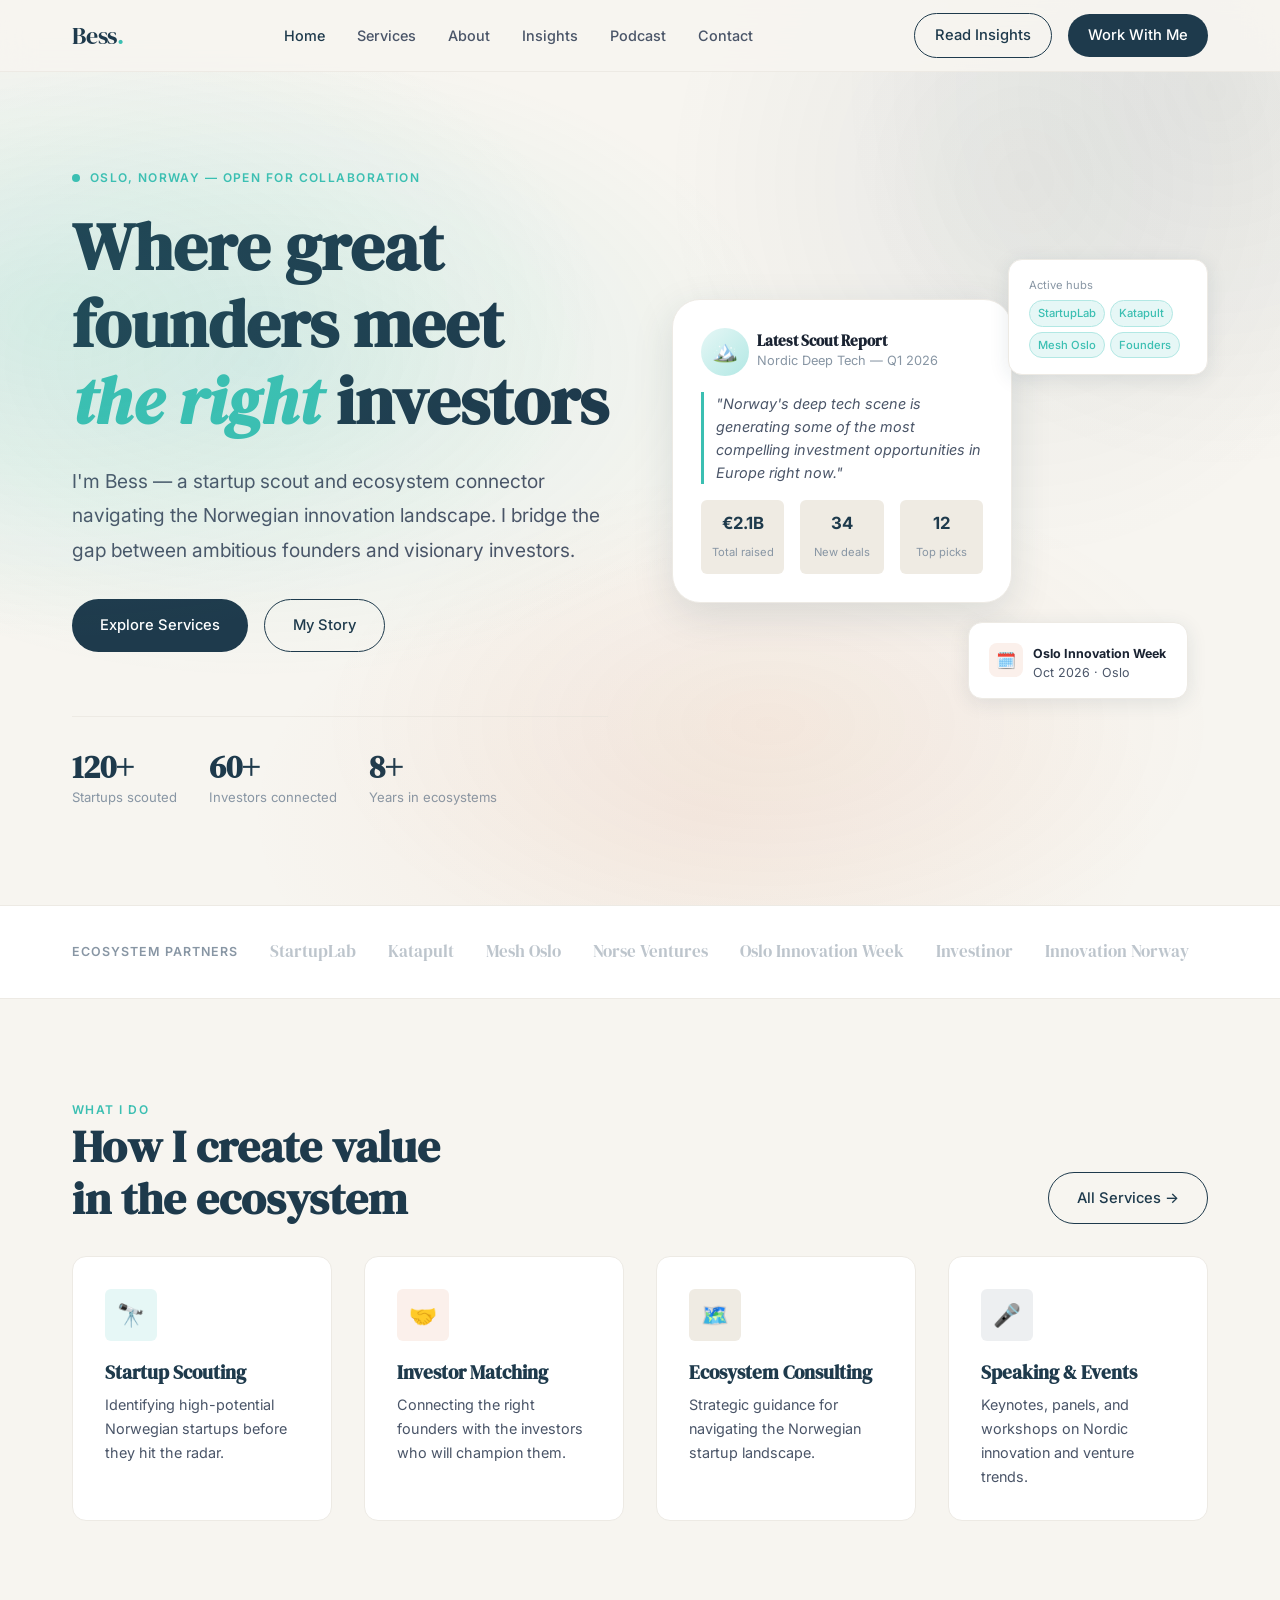
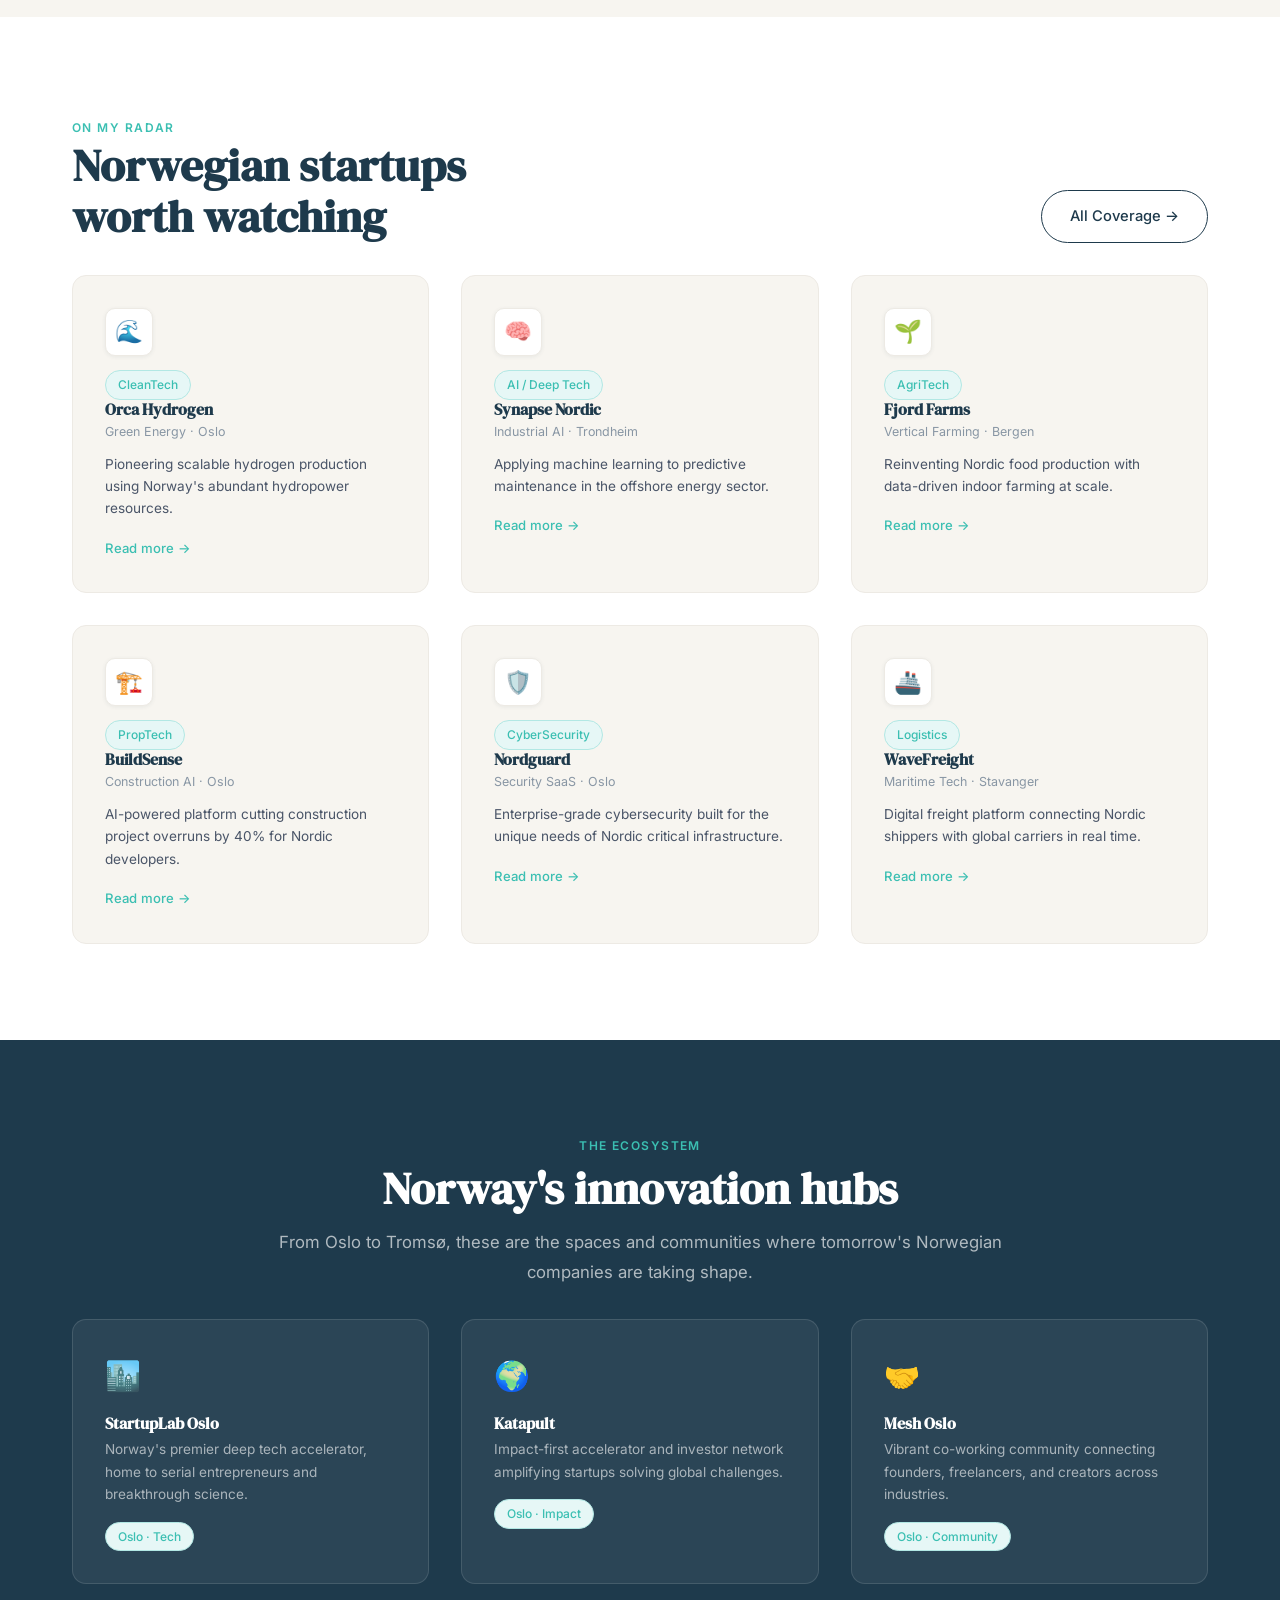
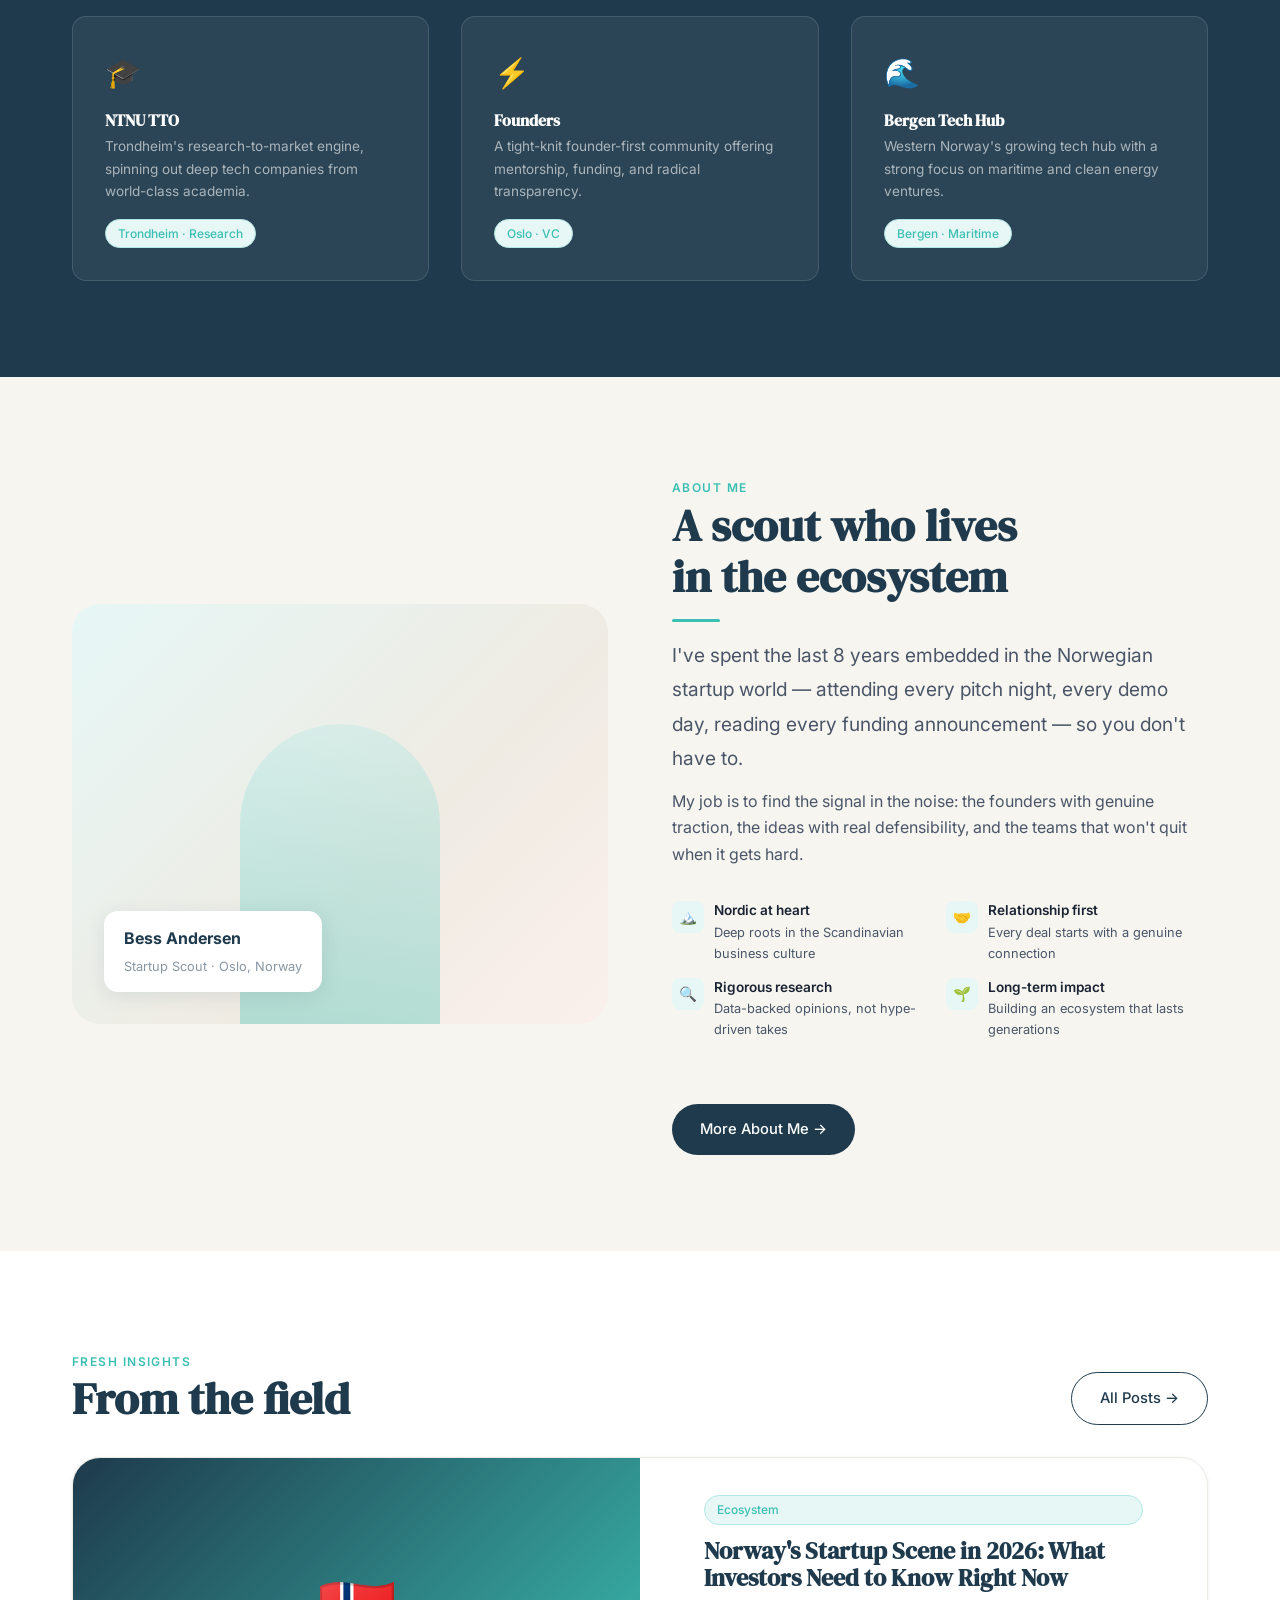
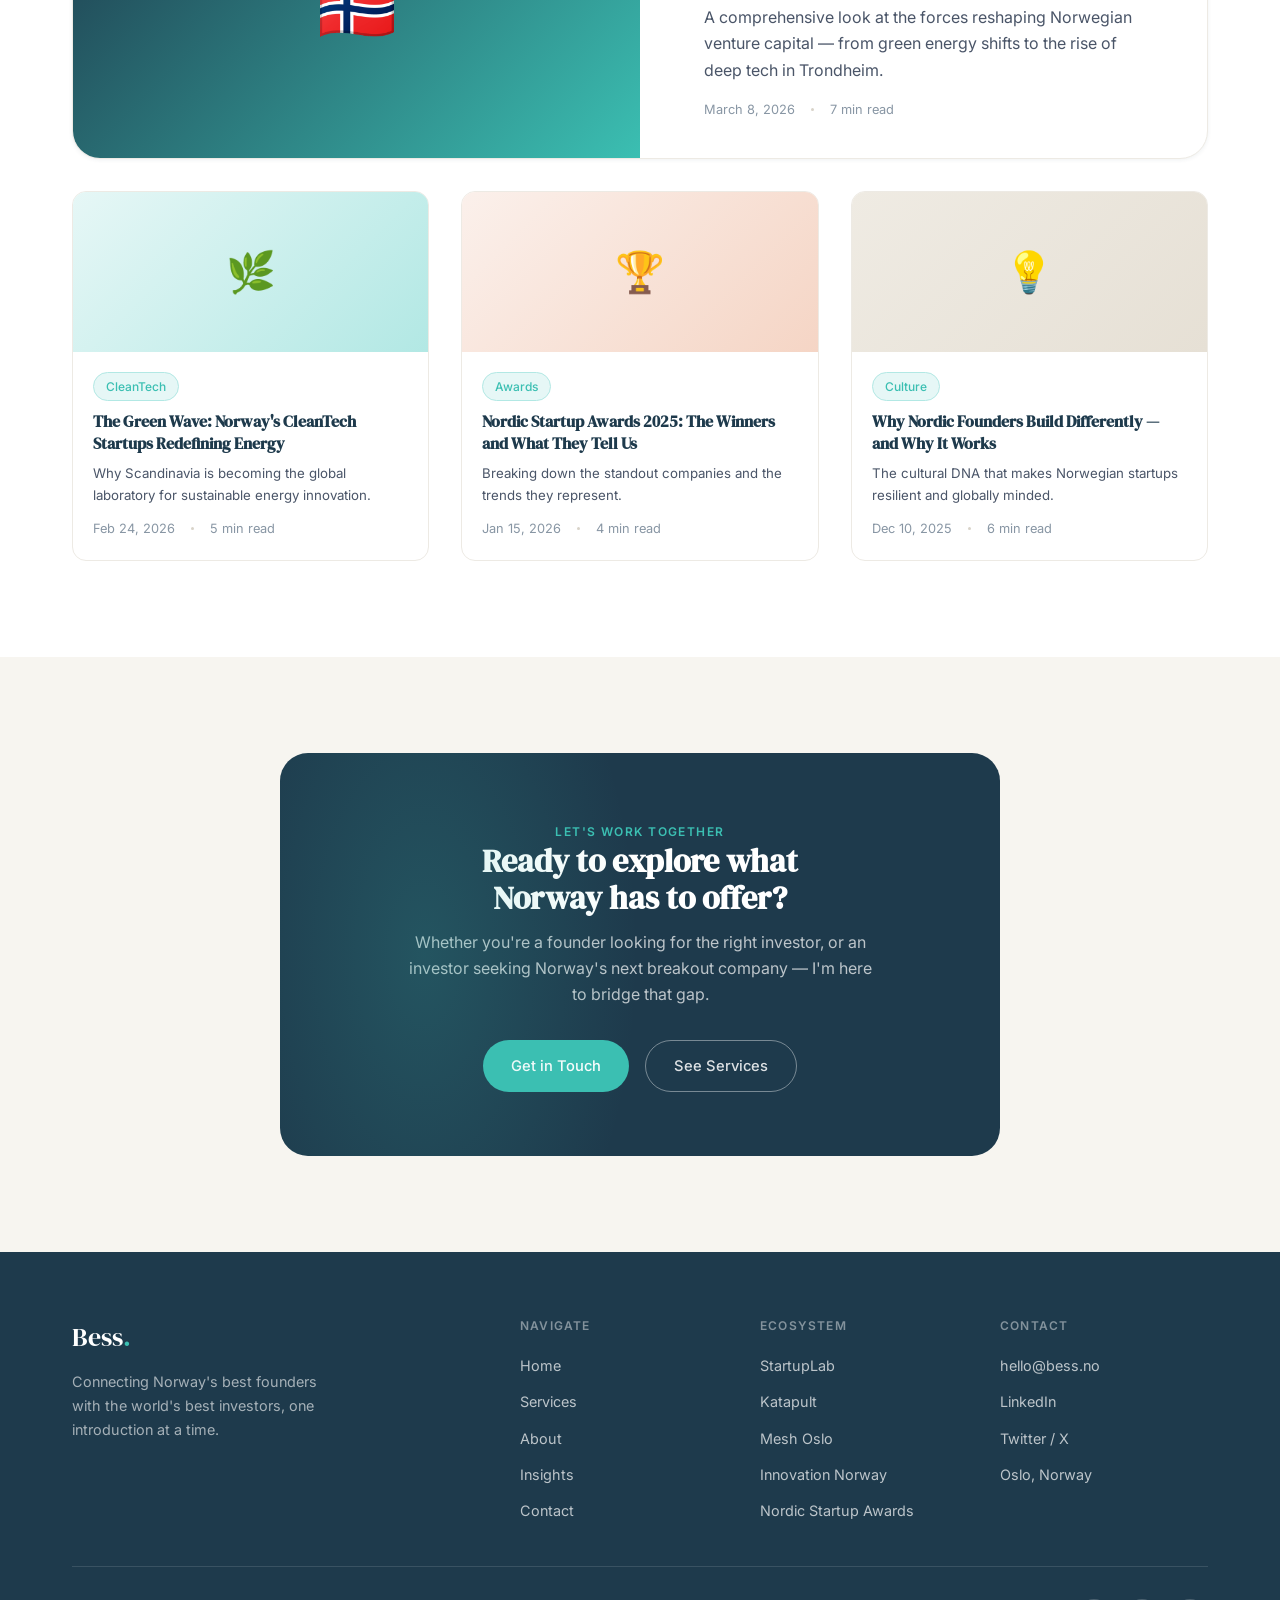
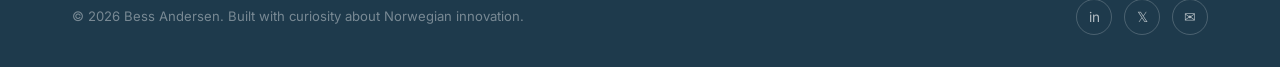
<file: olluri/index.html>
<!DOCTYPE html>
<html lang="en">
<head>
  <meta charset="UTF-8" />
  <meta name="viewport" content="width=device-width, initial-scale=1.0" />
  <title>Bess — Nordic Startup Scout</title>
  <meta name="description" content="Bess connects Norway's most promising founders with the world's best investors. Startup scout, ecosystem connector, and your guide to Norwegian innovation." />
  <link rel="stylesheet" href="style.css" />
  <style>
    /* ---- Page-specific styles ---- */

    /* Hero */
    .hero {
      min-height: 100vh;
      display: flex;
      align-items: center;
      padding-top: var(--nav-height);
      position: relative;
      overflow: hidden;
    }
    .hero::before {
      content: '';
      position: absolute;
      inset: 0;
      background:
        radial-gradient(ellipse 65% 55% at 5% 35%, rgba(59,191,178,0.13) 0%, transparent 65%),
        radial-gradient(ellipse 45% 65% at 95% 10%, rgba(30,58,76,0.07) 0%, transparent 65%),
        radial-gradient(ellipse 55% 45% at 55% 90%, rgba(212,120,74,0.08) 0%, transparent 65%);
      pointer-events: none;
    }
    .hero-inner {
      display: grid;
      grid-template-columns: 1fr 1fr;
      gap: var(--gap-lg);
      align-items: center;
      width: 100%;
      padding: var(--gap-xl) 0;
    }
    .hero-eyebrow {
      display: flex;
      align-items: center;
      gap: 10px;
      margin-bottom: 20px;
    }
    .hero-dot {
      width: 8px; height: 8px;
      border-radius: 50%;
      background: var(--teal);
      animation: pulse 2.5s ease-in-out infinite;
    }
    @keyframes pulse {
      0%, 100% { opacity: 1; transform: scale(1); }
      50% { opacity: 0.5; transform: scale(0.75); }
    }
    .hero h1 {
      margin-bottom: 24px;
      font-size: clamp(2.6rem, 5.5vw, 4.2rem);
    }
    .hero h1 em {
      font-style: italic;
      color: var(--teal);
    }
    .hero-cta {
      display: flex;
      gap: var(--gap-sm);
      margin-top: var(--gap-md);
      flex-wrap: wrap;
    }
    .hero-stats {
      display: flex;
      gap: var(--gap-md);
      margin-top: var(--gap-lg);
      padding-top: var(--gap-md);
      border-top: 1px solid var(--border-light);
    }
    .stat-item h3 {
      font-size: 2rem;
      margin-bottom: 2px;
    }
    .stat-item p {
      font-size: 0.82rem;
      color: var(--text-muted);
      max-width: none;
    }

    /* Hero visual */
    .hero-visual {
      position: relative;
    }
    .hero-card-stack {
      position: relative;
      height: 460px;
    }
    .hero-card-main {
      position: absolute;
      top: 40px; left: 0;
      width: 340px;
      background: var(--white);
      border-radius: var(--radius-lg);
      padding: 28px;
      box-shadow: var(--shadow-lg);
      border: 1px solid var(--border-light);
    }
    .hero-card-tag {
      display: flex;
      align-items: center;
      gap: 8px;
      margin-bottom: 16px;
    }
    .hero-card-avatar {
      width: 48px; height: 48px;
      border-radius: 50%;
      background: linear-gradient(135deg, var(--teal-light), var(--teal-mid));
      display: flex; align-items: center; justify-content: center;
      font-size: 1.3rem;
    }
    .hero-card-name h4 { font-size: 0.95rem; margin: 0; color: var(--text); }
    .hero-card-name p  { font-size: 0.8rem; color: var(--text-muted); margin: 0; max-width: none; }
    .hero-card-quote {
      font-size: 0.9rem;
      color: var(--text-mid);
      line-height: 1.6;
      font-style: italic;
      border-left: 3px solid var(--teal);
      padding-left: 12px;
      margin: 16px 0;
    }
    .hero-card-stats {
      display: flex;
      gap: var(--gap-sm);
    }
    .hcs-item {
      flex: 1;
      text-align: center;
      background: var(--surface);
      border-radius: var(--radius-sm);
      padding: 10px 8px;
    }
    .hcs-item strong { display: block; font-size: 1.05rem; color: var(--primary); }
    .hcs-item span   { font-size: 0.7rem; color: var(--text-muted); }

    .hero-card-float {
      position: absolute;
      background: var(--white);
      border-radius: var(--radius);
      padding: 16px 20px;
      box-shadow: var(--shadow);
      border: 1px solid var(--border-light);
    }
    .hero-card-float-1 {
      right: 0; top: 0;
      width: 200px;
    }
    .hero-card-float-2 {
      right: 20px; bottom: 20px;
      width: 220px;
    }
    .float-label {
      font-size: 0.7rem;
      color: var(--text-muted);
      margin-bottom: 6px;
      display: block;
    }
    .float-hubs {
      display: flex;
      flex-wrap: wrap;
      gap: 5px;
    }
    .float-hub-pill {
      font-size: 0.7rem;
      font-weight: 500;
      padding: 3px 8px;
      border-radius: 100px;
      background: var(--teal-light);
      color: var(--teal);
      border: 1px solid var(--teal-mid);
    }
    .float-event {
      display: flex;
      align-items: center;
      gap: 10px;
    }
    .float-event-icon {
      width: 34px; height: 34px;
      border-radius: 8px;
      background: var(--warm-light);
      display: flex; align-items: center; justify-content: center;
      font-size: 1rem;
      flex-shrink: 0;
    }
    .float-event-text p {
      font-size: 0.78rem;
      color: var(--text-mid);
      max-width: none;
      line-height: 1.3;
    }
    .float-event-text strong {
      font-size: 0.78rem;
      color: var(--text);
    }

    /* Logos / partners strip */
    .logos-strip {
      background: var(--white);
      border-top: 1px solid var(--border-light);
      border-bottom: 1px solid var(--border-light);
      padding: var(--gap-md) 0;
    }
    .logos-inner {
      display: flex;
      align-items: center;
      gap: var(--gap-md);
      flex-wrap: wrap;
    }
    .logos-label {
      font-size: 0.78rem;
      font-weight: 600;
      letter-spacing: 0.08em;
      text-transform: uppercase;
      color: var(--text-muted);
      white-space: nowrap;
    }
    .logos-list {
      display: flex;
      align-items: center;
      gap: var(--gap-md);
      flex-wrap: wrap;
    }
    .logo-item {
      font-family: 'DM Serif Display', serif;
      font-size: 1.05rem;
      color: var(--text-muted);
      opacity: 0.55;
      transition: opacity 0.2s;
    }
    .logo-item:hover { opacity: 0.9; }

    /* Services preview */
    .service-preview-card {
      padding: var(--gap-md);
      background: var(--white);
      border-radius: var(--radius);
      border: 1px solid var(--border-light);
      transition: all 0.25s var(--ease);
    }
    .service-preview-card:hover {
      box-shadow: var(--shadow);
      transform: translateY(-4px);
    }
    .service-icon {
      width: 52px; height: 52px;
      border-radius: var(--radius-sm);
      display: flex; align-items: center; justify-content: center;
      font-size: 1.4rem;
      margin-bottom: 20px;
    }
    .service-icon-teal  { background: var(--teal-light); }
    .service-icon-warm  { background: var(--warm-light); }
    .service-icon-surf  { background: var(--surface); }
    .service-icon-navy  { background: rgba(30,58,76,0.08); }

    .service-preview-card h3 { font-size: 1.2rem; margin-bottom: 10px; }
    .service-preview-card p  { font-size: 0.9rem; }

    /* Startups section */
    .startups-section { background: var(--white); }
    .startup-card {
      padding: var(--gap-md);
      background: var(--bg);
      border-radius: var(--radius);
      border: 1px solid var(--border-light);
      transition: all 0.25s var(--ease);
    }
    .startup-card:hover {
      box-shadow: var(--shadow);
      transform: translateY(-4px);
      border-color: var(--teal-mid);
    }
    .startup-logo {
      width: 48px; height: 48px;
      border-radius: 10px;
      display: flex; align-items: center; justify-content: center;
      font-size: 1.4rem;
      margin-bottom: 14px;
      background: var(--white);
      border: 1px solid var(--border-light);
      box-shadow: var(--shadow-sm);
    }
    .startup-card h4 { font-size: 1rem; margin-bottom: 4px; }
    .startup-card .sector { font-size: 0.78rem; color: var(--text-muted); margin-bottom: 10px; display: block; max-width: none; }
    .startup-card p { font-size: 0.85rem; margin-bottom: 14px; }
    .startup-link {
      font-size: 0.82rem;
      font-weight: 500;
      color: var(--teal);
      display: inline-flex;
      align-items: center;
      gap: 4px;
    }
    .startup-link:hover { color: var(--primary); }

    /* Hubs section */
    .hubs-section { background: var(--primary); }
    .hubs-section .label { color: var(--teal); }
    .hubs-section h2  { color: var(--white); }
    .hubs-section .lead { color: rgba(255,255,255,0.65); }
    .hub-card {
      background: rgba(255,255,255,0.06);
      border: 1px solid rgba(255,255,255,0.12);
      border-radius: var(--radius);
      padding: var(--gap-md);
      transition: all 0.25s var(--ease);
    }
    .hub-card:hover {
      background: rgba(255,255,255,0.1);
      transform: translateY(-4px);
    }
    .hub-icon {
      font-size: 1.8rem;
      margin-bottom: 14px;
    }
    .hub-card h4 { color: var(--white); font-size: 1rem; margin-bottom: 6px; }
    .hub-card p  { color: rgba(255,255,255,0.6); font-size: 0.85rem; max-width: none; }
    .hub-card .tag { margin-top: 16px; }

    /* About teaser */
    .about-teaser {
      display: grid;
      grid-template-columns: 1fr 1fr;
      gap: var(--gap-lg);
      align-items: center;
    }
    .about-teaser-img {
      border-radius: var(--radius-lg);
      background: linear-gradient(135deg, var(--teal-light) 0%, var(--surface) 60%, var(--warm-light) 100%);
      height: 420px;
      display: flex;
      align-items: flex-end;
      justify-content: center;
      overflow: hidden;
      position: relative;
    }
    .about-teaser-img .portrait-placeholder {
      width: 200px; height: 300px;
      background: linear-gradient(180deg, var(--teal-mid) 0%, var(--teal) 100%);
      border-radius: 120px 120px 0 0;
      opacity: 0.35;
    }
    .about-teaser-img .name-badge {
      position: absolute;
      bottom: var(--gap-md);
      left: var(--gap-md);
      background: var(--white);
      border-radius: var(--radius);
      padding: 14px 20px;
      box-shadow: var(--shadow);
    }
    .name-badge strong { display: block; font-size: 1rem; color: var(--primary); }
    .name-badge span   { font-size: 0.8rem; color: var(--text-muted); }

    .about-values {
      display: grid;
      grid-template-columns: 1fr 1fr;
      gap: 12px;
      margin: var(--gap-md) 0;
    }
    .value-item {
      display: flex;
      align-items: flex-start;
      gap: 10px;
    }
    .value-icon {
      width: 32px; height: 32px;
      border-radius: 8px;
      background: var(--teal-light);
      display: flex; align-items: center; justify-content: center;
      font-size: 0.9rem;
      flex-shrink: 0;
      margin-top: 2px;
    }
    .value-item h5 { font-size: 0.85rem; font-family: 'Inter', sans-serif; font-weight: 600; color: var(--text); }
    .value-item p  { font-size: 0.8rem; max-width: none; margin: 0; }

    /* Blog posts */
    .blog-card-featured {
      display: grid;
      grid-template-columns: 1fr 1fr;
      gap: 0;
      border-radius: var(--radius-lg);
      overflow: hidden;
      background: var(--white);
      border: 1px solid var(--border-light);
      box-shadow: var(--shadow-sm);
      margin-bottom: var(--gap-md);
      transition: all 0.25s var(--ease);
    }
    .blog-card-featured:hover {
      box-shadow: var(--shadow);
      transform: translateY(-3px);
    }
    .blog-featured-img {
      background: linear-gradient(135deg, var(--primary) 0%, var(--teal) 100%);
      min-height: 300px;
      display: flex; align-items: center; justify-content: center;
      font-size: 4rem;
    }
    .blog-featured-body {
      padding: var(--gap-md) var(--gap-lg);
      display: flex;
      flex-direction: column;
      justify-content: center;
    }
    .blog-featured-body h3 { margin: 12px 0; font-size: 1.5rem; }
    .blog-featured-body p  { margin-bottom: var(--gap-sm); }
    .blog-meta {
      display: flex;
      align-items: center;
      gap: var(--gap-sm);
      font-size: 0.8rem;
      color: var(--text-muted);
    }
    .blog-meta-dot {
      width: 3px; height: 3px;
      border-radius: 50%;
      background: var(--border);
    }

    .blog-card-sm {
      background: var(--white);
      border-radius: var(--radius);
      border: 1px solid var(--border-light);
      overflow: hidden;
      transition: all 0.25s var(--ease);
    }
    .blog-card-sm:hover {
      transform: translateY(-4px);
      box-shadow: var(--shadow);
    }
    .blog-card-sm-img {
      height: 160px;
      display: flex; align-items: center; justify-content: center;
      font-size: 2.5rem;
    }
    .blog-card-sm-body { padding: 20px; }
    .blog-card-sm-body h4 { font-size: 1rem; margin: 10px 0 8px; line-height: 1.35; }
    .blog-card-sm-body p  { font-size: 0.83rem; }

    /* CTA section */
    .cta-section {
      background: var(--primary);
      border-radius: var(--radius-lg);
      padding: var(--gap-lg);
      text-align: center;
      margin: var(--gap-xl) auto;
      max-width: 720px;
      position: relative;
      overflow: hidden;
    }
    .cta-section::before {
      content: '';
      position: absolute;
      top: -50%; left: -10%;
      width: 60%; height: 200%;
      background: radial-gradient(ellipse, rgba(59,191,178,0.2) 0%, transparent 70%);
      pointer-events: none;
    }
    .cta-section h2  { color: var(--white); font-size: 2rem; margin-bottom: 12px; }
    .cta-section p   { color: rgba(255,255,255,0.7); margin: 0 auto var(--gap-md); max-width: 48ch; }
    .cta-section .flex { justify-content: center; }

    /* Responsive tweaks */
    @media (max-width: 900px) {
      .hero-inner { grid-template-columns: 1fr; }
      .hero-visual { display: none; }
      .about-teaser { grid-template-columns: 1fr; }
      .blog-card-featured { grid-template-columns: 1fr; }
    }
    @media (max-width: 640px) {
      .hero-stats { flex-direction: column; gap: var(--gap-sm); }
    }
  </style>
</head>
<body>

  <!-- ========== NAVIGATION ========== -->
  <nav class="nav" id="nav">
    <div class="nav-inner">
      <a href="index.html" class="nav-logo">Bess<span>.</span></a>
      <ul class="nav-links">
        <li><a href="index.html" class="active">Home</a></li>
        <li><a href="services.html">Services</a></li>
        <li><a href="about.html">About</a></li>
        <li><a href="blog.html">Insights</a></li>
        <li><a href="podcast.html">Podcast</a></li>
        <li><a href="contact.html">Contact</a></li>
      </ul>
      <div class="nav-cta">
        <a href="blog.html" class="btn btn-outline" style="padding: 9px 20px;">Read Insights</a>
        <a href="contact.html" class="btn btn-primary" style="padding: 9px 20px;">Work With Me</a>
      </div>
      <button class="nav-toggle" id="navToggle" aria-label="Toggle menu">
        <span></span><span></span><span></span>
      </button>
    </div>
  </nav>

  <!-- ========== HERO ========== -->
  <section class="hero aurora-bg">
    <div class="container">
      <div class="hero-inner">

        <div class="hero-content">
          <div class="hero-eyebrow">
            <div class="hero-dot"></div>
            <span class="label">Oslo, Norway &mdash; Open for collaboration</span>
          </div>
          <h1>Where great founders meet <em>the right</em> investors</h1>
          <p class="lead">
            I'm Bess — a startup scout and ecosystem connector navigating the Norwegian innovation landscape. I bridge the gap between ambitious founders and visionary investors.
          </p>
          <div class="hero-cta">
            <a href="services.html" class="btn btn-primary">Explore Services</a>
            <a href="about.html" class="btn btn-outline">My Story</a>
          </div>
          <div class="hero-stats">
            <div class="stat-item">
              <h3>120+</h3>
              <p>Startups scouted</p>
            </div>
            <div class="stat-item">
              <h3>60+</h3>
              <p>Investors connected</p>
            </div>
            <div class="stat-item">
              <h3>8+</h3>
              <p>Years in ecosystems</p>
            </div>
          </div>
        </div>

        <div class="hero-visual">
          <div class="hero-card-stack">

            <div class="hero-card-main">
              <div class="hero-card-tag">
                <div class="hero-card-avatar">🏔️</div>
                <div class="hero-card-name">
                  <h4>Latest Scout Report</h4>
                  <p>Nordic Deep Tech — Q1 2026</p>
                </div>
              </div>
              <p class="hero-card-quote">
                "Norway's deep tech scene is generating some of the most compelling investment opportunities in Europe right now."
              </p>
              <div class="hero-card-stats">
                <div class="hcs-item">
                  <strong>€2.1B</strong>
                  <span>Total raised</span>
                </div>
                <div class="hcs-item">
                  <strong>34</strong>
                  <span>New deals</span>
                </div>
                <div class="hcs-item">
                  <strong>12</strong>
                  <span>Top picks</span>
                </div>
              </div>
            </div>

            <div class="hero-card-float hero-card-float-1">
              <span class="float-label">Active hubs</span>
              <div class="float-hubs">
                <span class="float-hub-pill">StartupLab</span>
                <span class="float-hub-pill">Katapult</span>
                <span class="float-hub-pill">Mesh Oslo</span>
                <span class="float-hub-pill">Founders</span>
              </div>
            </div>

            <div class="hero-card-float hero-card-float-2">
              <div class="float-event">
                <div class="float-event-icon">🗓️</div>
                <div class="float-event-text">
                  <strong>Oslo Innovation Week</strong>
                  <p>Oct 2026 · Oslo</p>
                </div>
              </div>
            </div>

          </div>
        </div>

      </div>
    </div>
  </section>

  <!-- ========== LOGOS STRIP ========== -->
  <div class="logos-strip">
    <div class="container">
      <div class="logos-inner">
        <span class="logos-label">Ecosystem partners</span>
        <div class="logos-list">
          <span class="logo-item">StartupLab</span>
          <span class="logo-item">Katapult</span>
          <span class="logo-item">Mesh Oslo</span>
          <span class="logo-item">Norse Ventures</span>
          <span class="logo-item">Oslo Innovation Week</span>
          <span class="logo-item">Investinor</span>
          <span class="logo-item">Innovation Norway</span>
        </div>
      </div>
    </div>
  </div>

  <!-- ========== SERVICES PREVIEW ========== -->
  <section class="section">
    <div class="container">
      <div class="section-header-row">
        <div>
          <span class="label">What I do</span>
          <h2>How I create value<br>in the ecosystem</h2>
        </div>
        <a href="services.html" class="btn btn-outline">All Services →</a>
      </div>
      <div class="grid-4">
        <div class="service-preview-card">
          <div class="service-icon service-icon-teal">🔭</div>
          <h3>Startup Scouting</h3>
          <p>Identifying high-potential Norwegian startups before they hit the radar.</p>
        </div>
        <div class="service-preview-card">
          <div class="service-icon service-icon-warm">🤝</div>
          <h3>Investor Matching</h3>
          <p>Connecting the right founders with the investors who will champion them.</p>
        </div>
        <div class="service-preview-card">
          <div class="service-icon service-icon-surf">🗺️</div>
          <h3>Ecosystem Consulting</h3>
          <p>Strategic guidance for navigating the Norwegian startup landscape.</p>
        </div>
        <div class="service-preview-card">
          <div class="service-icon service-icon-navy">🎤</div>
          <h3>Speaking & Events</h3>
          <p>Keynotes, panels, and workshops on Nordic innovation and venture trends.</p>
        </div>
      </div>
    </div>
  </section>

  <!-- ========== FEATURED STARTUPS ========== -->
  <section class="section startups-section">
    <div class="container">
      <div class="section-header-row">
        <div>
          <span class="label">On my radar</span>
          <h2>Norwegian startups<br>worth watching</h2>
        </div>
        <a href="blog.html" class="btn btn-outline">All Coverage →</a>
      </div>
      <div class="grid-3">

        <div class="startup-card">
          <div class="startup-logo">🌊</div>
          <span class="tag">CleanTech</span>
          <h4>Orca Hydrogen</h4>
          <span class="sector">Green Energy · Oslo</span>
          <p>Pioneering scalable hydrogen production using Norway's abundant hydropower resources.</p>
          <a href="blog.html" class="startup-link">Read more →</a>
        </div>

        <div class="startup-card">
          <div class="startup-logo">🧠</div>
          <span class="tag">AI / Deep Tech</span>
          <h4>Synapse Nordic</h4>
          <span class="sector">Industrial AI · Trondheim</span>
          <p>Applying machine learning to predictive maintenance in the offshore energy sector.</p>
          <a href="blog.html" class="startup-link">Read more →</a>
        </div>

        <div class="startup-card">
          <div class="startup-logo">🌱</div>
          <span class="tag">AgriTech</span>
          <h4>Fjord Farms</h4>
          <span class="sector">Vertical Farming · Bergen</span>
          <p>Reinventing Nordic food production with data-driven indoor farming at scale.</p>
          <a href="blog.html" class="startup-link">Read more →</a>
        </div>

        <div class="startup-card">
          <div class="startup-logo">🏗️</div>
          <span class="tag">PropTech</span>
          <h4>BuildSense</h4>
          <span class="sector">Construction AI · Oslo</span>
          <p>AI-powered platform cutting construction project overruns by 40% for Nordic developers.</p>
          <a href="blog.html" class="startup-link">Read more →</a>
        </div>

        <div class="startup-card">
          <div class="startup-logo">🛡️</div>
          <span class="tag">CyberSecurity</span>
          <h4>Nordguard</h4>
          <span class="sector">Security SaaS · Oslo</span>
          <p>Enterprise-grade cybersecurity built for the unique needs of Nordic critical infrastructure.</p>
          <a href="blog.html" class="startup-link">Read more →</a>
        </div>

        <div class="startup-card">
          <div class="startup-logo">🚢</div>
          <span class="tag">Logistics</span>
          <h4>WaveFreight</h4>
          <span class="sector">Maritime Tech · Stavanger</span>
          <p>Digital freight platform connecting Nordic shippers with global carriers in real time.</p>
          <a href="blog.html" class="startup-link">Read more →</a>
        </div>

      </div>
    </div>
  </section>

  <!-- ========== INNOVATION HUBS ========== -->
  <section class="section hubs-section">
    <div class="container">
      <div class="section-header text-center">
        <span class="label">The ecosystem</span>
        <h2>Norway's innovation hubs</h2>
        <p class="lead" style="margin: 0 auto;">
          From Oslo to Tromsø, these are the spaces and communities where tomorrow's Norwegian companies are taking shape.
        </p>
      </div>
      <div class="grid-3" style="margin-top: var(--gap-md);">
        <div class="hub-card">
          <div class="hub-icon">🏙️</div>
          <h4>StartupLab Oslo</h4>
          <p>Norway's premier deep tech accelerator, home to serial entrepreneurs and breakthrough science.</p>
          <span class="tag">Oslo · Tech</span>
        </div>
        <div class="hub-card">
          <div class="hub-icon">🌍</div>
          <h4>Katapult</h4>
          <p>Impact-first accelerator and investor network amplifying startups solving global challenges.</p>
          <span class="tag">Oslo · Impact</span>
        </div>
        <div class="hub-card">
          <div class="hub-icon">🤝</div>
          <h4>Mesh Oslo</h4>
          <p>Vibrant co-working community connecting founders, freelancers, and creators across industries.</p>
          <span class="tag">Oslo · Community</span>
        </div>
        <div class="hub-card">
          <div class="hub-icon">🎓</div>
          <h4>NTNU TTO</h4>
          <p>Trondheim's research-to-market engine, spinning out deep tech companies from world-class academia.</p>
          <span class="tag">Trondheim · Research</span>
        </div>
        <div class="hub-card">
          <div class="hub-icon">⚡</div>
          <h4>Founders</h4>
          <p>A tight-knit founder-first community offering mentorship, funding, and radical transparency.</p>
          <span class="tag">Oslo · VC</span>
        </div>
        <div class="hub-card">
          <div class="hub-icon">🌊</div>
          <h4>Bergen Tech Hub</h4>
          <p>Western Norway's growing tech hub with a strong focus on maritime and clean energy ventures.</p>
          <span class="tag">Bergen · Maritime</span>
        </div>
      </div>
    </div>
  </section>

  <!-- ========== ABOUT TEASER ========== -->
  <section class="section">
    <div class="container">
      <div class="about-teaser">
        <div class="about-teaser-img">
          <div class="portrait-placeholder"></div>
          <div class="name-badge">
            <strong>Bess Andersen</strong>
            <span>Startup Scout · Oslo, Norway</span>
          </div>
        </div>
        <div>
          <span class="label">About me</span>
          <h2>A scout who lives<br>in the ecosystem</h2>
          <div class="divider"></div>
          <p class="lead">
            I've spent the last 8 years embedded in the Norwegian startup world — attending every pitch night, every demo day, reading every funding announcement — so you don't have to.
          </p>
          <p style="margin-top: 12px;">
            My job is to find the signal in the noise: the founders with genuine traction, the ideas with real defensibility, and the teams that won't quit when it gets hard.
          </p>
          <div class="about-values">
            <div class="value-item">
              <div class="value-icon">🏔️</div>
              <div>
                <h5>Nordic at heart</h5>
                <p>Deep roots in the Scandinavian business culture</p>
              </div>
            </div>
            <div class="value-item">
              <div class="value-icon">🤝</div>
              <div>
                <h5>Relationship first</h5>
                <p>Every deal starts with a genuine connection</p>
              </div>
            </div>
            <div class="value-item">
              <div class="value-icon">🔍</div>
              <div>
                <h5>Rigorous research</h5>
                <p>Data-backed opinions, not hype-driven takes</p>
              </div>
            </div>
            <div class="value-item">
              <div class="value-icon">🌱</div>
              <div>
                <h5>Long-term impact</h5>
                <p>Building an ecosystem that lasts generations</p>
              </div>
            </div>
          </div>
          <a href="about.html" class="btn btn-primary mt-md">More About Me →</a>
        </div>
      </div>
    </div>
  </section>

  <!-- ========== BLOG PREVIEW ========== -->
  <section class="section" style="background: var(--white);">
    <div class="container">
      <div class="section-header-row">
        <div>
          <span class="label">Fresh insights</span>
          <h2>From the field</h2>
        </div>
        <a href="blog.html" class="btn btn-outline">All Posts →</a>
      </div>

      <a href="blog.html" class="blog-card-featured">
        <div class="blog-featured-img">🇳🇴</div>
        <div class="blog-featured-body">
          <span class="tag">Ecosystem</span>
          <h3>Norway's Startup Scene in 2026: What Investors Need to Know Right Now</h3>
          <p>A comprehensive look at the forces reshaping Norwegian venture capital — from green energy shifts to the rise of deep tech in Trondheim.</p>
          <div class="blog-meta">
            <span>March 8, 2026</span>
            <div class="blog-meta-dot"></div>
            <span>7 min read</span>
          </div>
        </div>
      </a>

      <div class="grid-3">
        <a href="blog.html" class="blog-card-sm">
          <div class="blog-card-sm-img" style="background: linear-gradient(135deg, var(--teal-light), var(--teal-mid));">🌿</div>
          <div class="blog-card-sm-body">
            <span class="tag">CleanTech</span>
            <h4>The Green Wave: Norway's CleanTech Startups Redefining Energy</h4>
            <p>Why Scandinavia is becoming the global laboratory for sustainable energy innovation.</p>
            <div class="blog-meta" style="margin-top: 12px;">
              <span>Feb 24, 2026</span>
              <div class="blog-meta-dot"></div>
              <span>5 min read</span>
            </div>
          </div>
        </a>
        <a href="blog.html" class="blog-card-sm">
          <div class="blog-card-sm-img" style="background: linear-gradient(135deg, var(--warm-light), #F5D5C5);">🏆</div>
          <div class="blog-card-sm-body">
            <span class="tag">Awards</span>
            <h4>Nordic Startup Awards 2025: The Winners and What They Tell Us</h4>
            <p>Breaking down the standout companies and the trends they represent.</p>
            <div class="blog-meta" style="margin-top: 12px;">
              <span>Jan 15, 2026</span>
              <div class="blog-meta-dot"></div>
              <span>4 min read</span>
            </div>
          </div>
        </a>
        <a href="blog.html" class="blog-card-sm">
          <div class="blog-card-sm-img" style="background: linear-gradient(135deg, var(--surface), var(--surface-2));">💡</div>
          <div class="blog-card-sm-body">
            <span class="tag">Culture</span>
            <h4>Why Nordic Founders Build Differently — and Why It Works</h4>
            <p>The cultural DNA that makes Norwegian startups resilient and globally minded.</p>
            <div class="blog-meta" style="margin-top: 12px;">
              <span>Dec 10, 2025</span>
              <div class="blog-meta-dot"></div>
              <span>6 min read</span>
            </div>
          </div>
        </a>
      </div>
    </div>
  </section>

  <!-- ========== CTA ========== -->
  <div class="container">
    <div class="cta-section">
      <span class="label" style="color: var(--teal);">Let's work together</span>
      <h2>Ready to explore what<br>Norway has to offer?</h2>
      <p>Whether you're a founder looking for the right investor, or an investor seeking Norway's next breakout company — I'm here to bridge that gap.</p>
      <div class="flex gap-sm">
        <a href="contact.html" class="btn btn-teal">Get in Touch</a>
        <a href="services.html" class="btn btn-outline" style="border-color: rgba(255,255,255,0.4); color: rgba(255,255,255,0.85);">See Services</a>
      </div>
    </div>
  </div>

  <!-- ========== FOOTER ========== -->
  <footer class="footer">
    <div class="container">
      <div class="footer-grid">
        <div class="footer-brand">
          <div class="footer-logo">Bess<span>.</span></div>
          <p>Connecting Norway's best founders with the world's best investors, one introduction at a time.</p>
        </div>
        <div class="footer-col">
          <h5>Navigate</h5>
          <ul>
            <li><a href="index.html">Home</a></li>
            <li><a href="services.html">Services</a></li>
            <li><a href="about.html">About</a></li>
            <li><a href="blog.html">Insights</a></li>
            <li><a href="contact.html">Contact</a></li>
          </ul>
        </div>
        <div class="footer-col">
          <h5>Ecosystem</h5>
          <ul>
            <li><a href="#">StartupLab</a></li>
            <li><a href="#">Katapult</a></li>
            <li><a href="#">Mesh Oslo</a></li>
            <li><a href="#">Innovation Norway</a></li>
            <li><a href="#">Nordic Startup Awards</a></li>
          </ul>
        </div>
        <div class="footer-col">
          <h5>Contact</h5>
          <ul>
            <li><a href="mailto:hello@bess.no">hello@bess.no</a></li>
            <li><a href="#">LinkedIn</a></li>
            <li><a href="#">Twitter / X</a></li>
            <li><a href="#">Oslo, Norway</a></li>
          </ul>
        </div>
      </div>
      <div class="footer-bottom">
        <p>© 2026 Bess Andersen. Built with curiosity about Norwegian innovation.</p>
        <div class="social-links">
          <a href="#" class="social-link" aria-label="LinkedIn">in</a>
          <a href="#" class="social-link" aria-label="Twitter">𝕏</a>
          <a href="#" class="social-link" aria-label="Email">✉</a>
        </div>
      </div>
    </div>
  </footer>

  <script>
    // Sticky nav shadow
    const nav = document.getElementById('nav');
    window.addEventListener('scroll', () => {
      nav.classList.toggle('scrolled', window.scrollY > 10);
    });

    // Mobile menu toggle
    const toggle = document.getElementById('navToggle');
    toggle.addEventListener('click', () => {
      nav.classList.toggle('open');
    });
  </script>
</body>
</html>
</file>
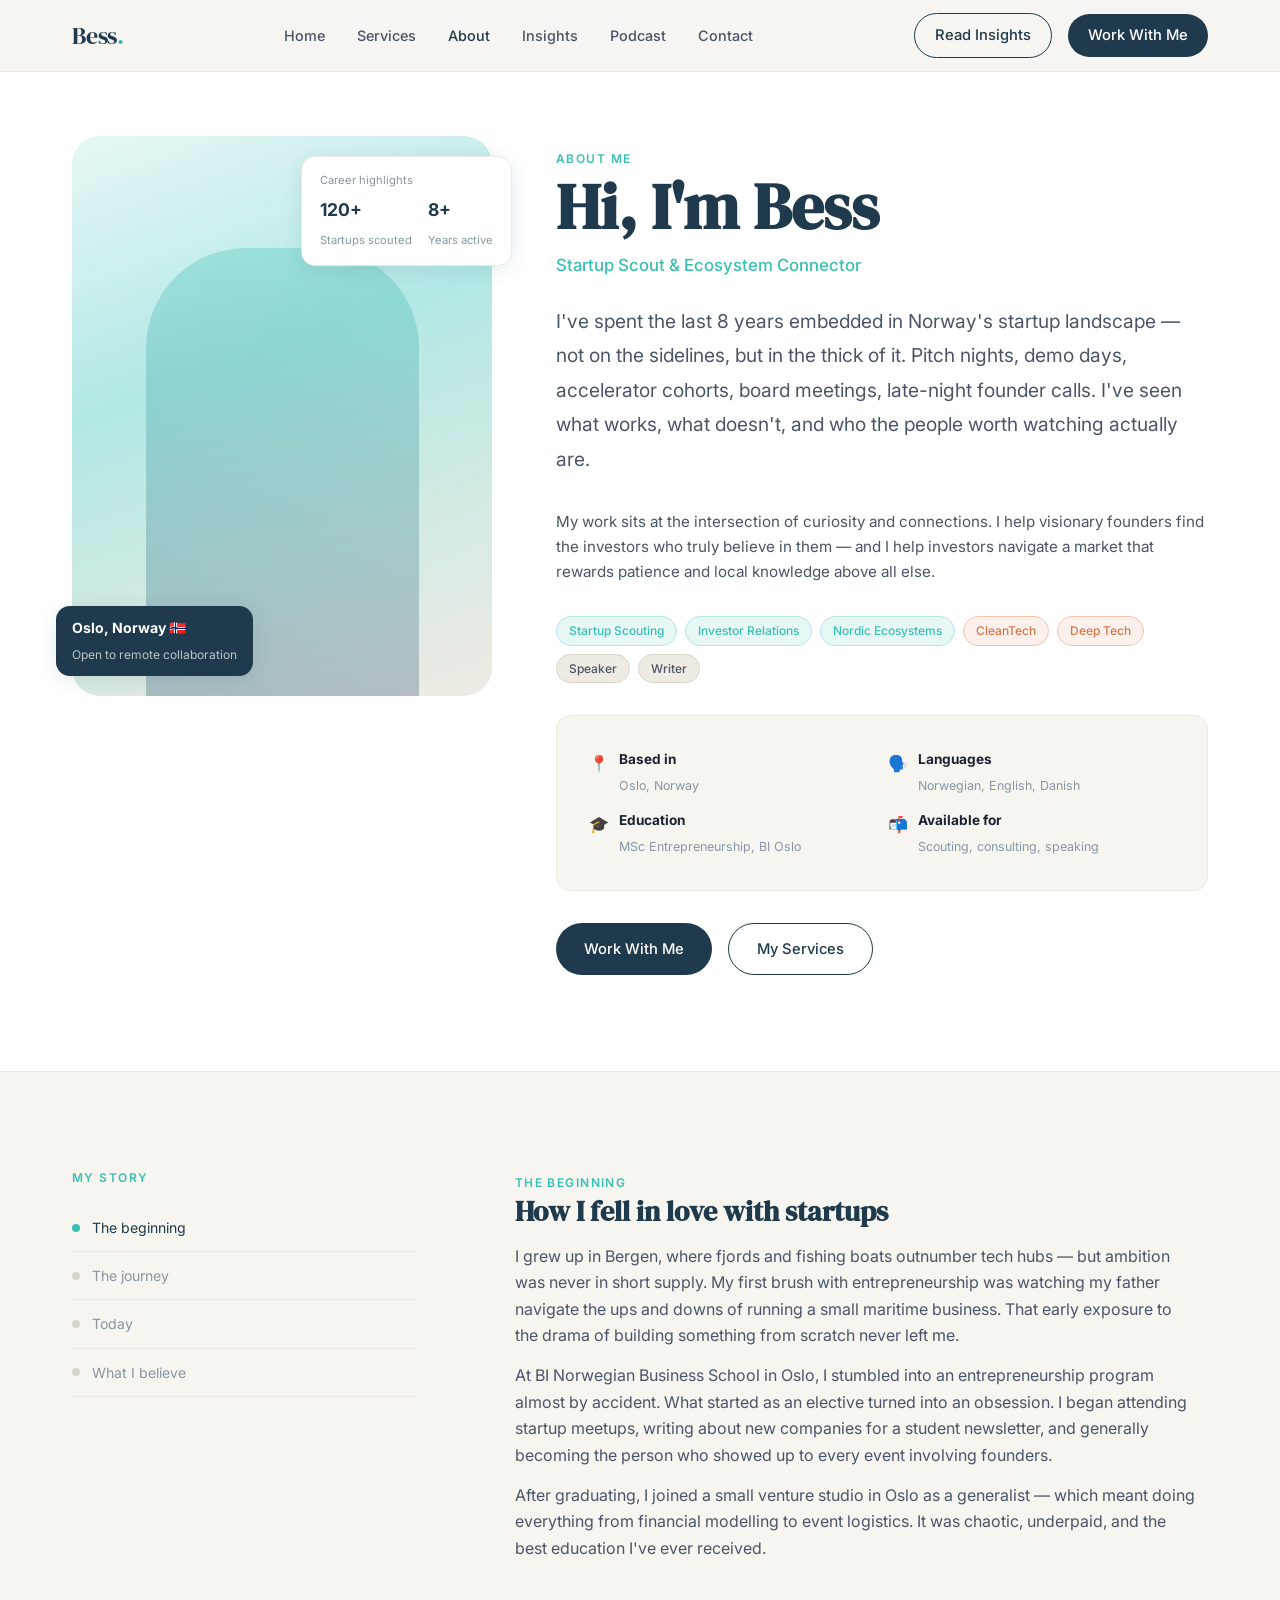
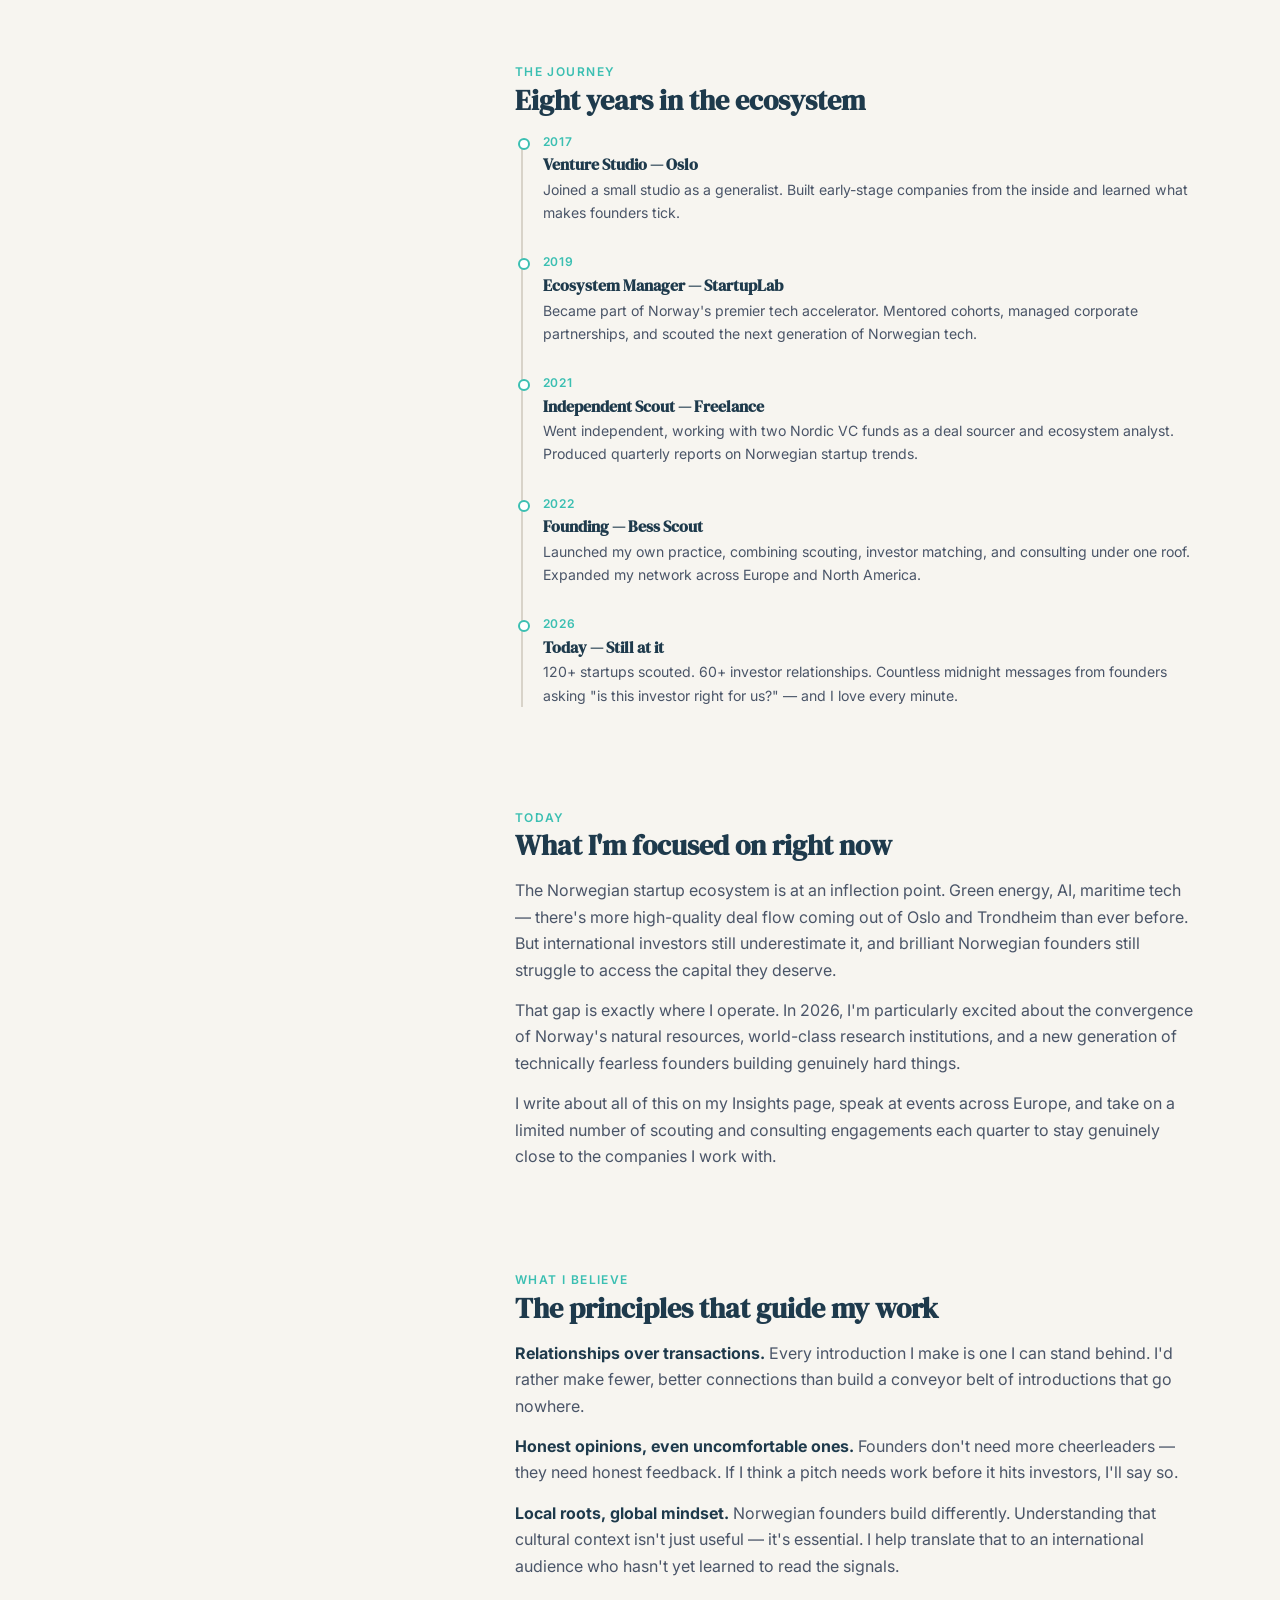
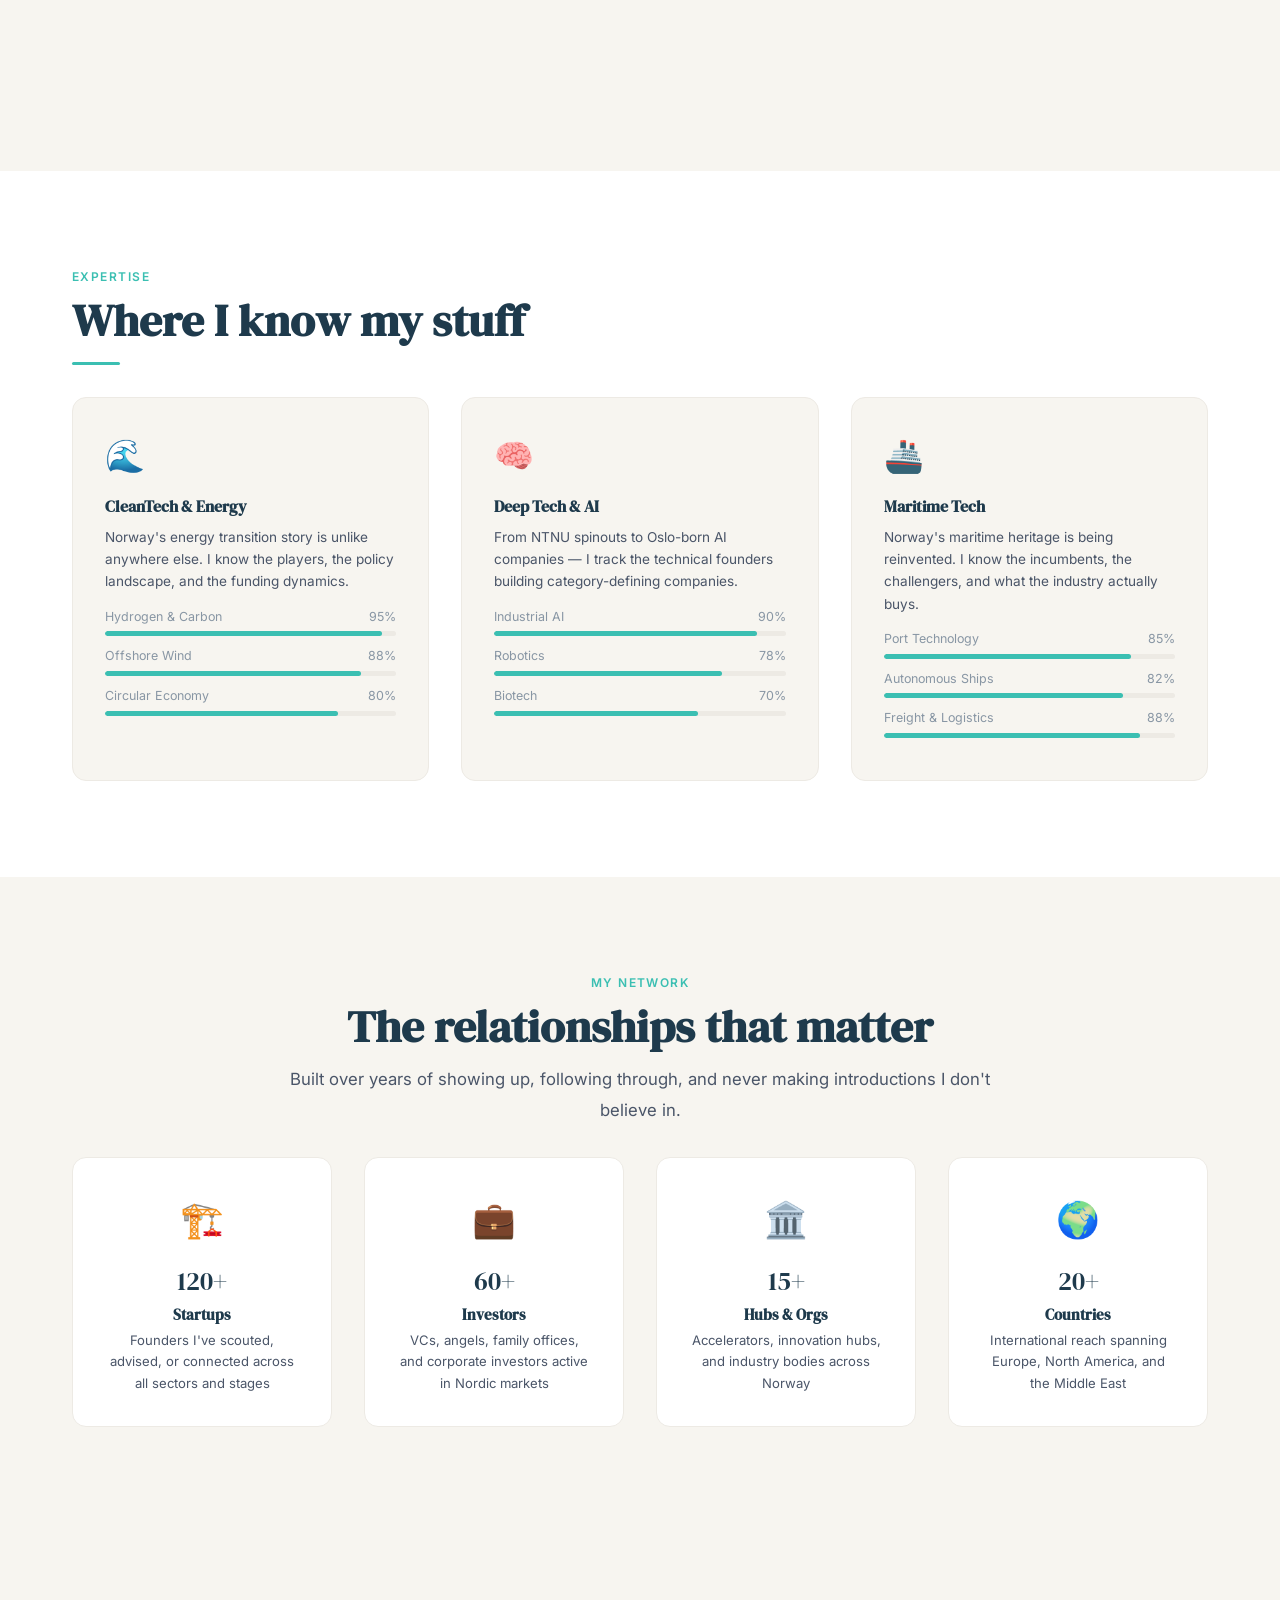
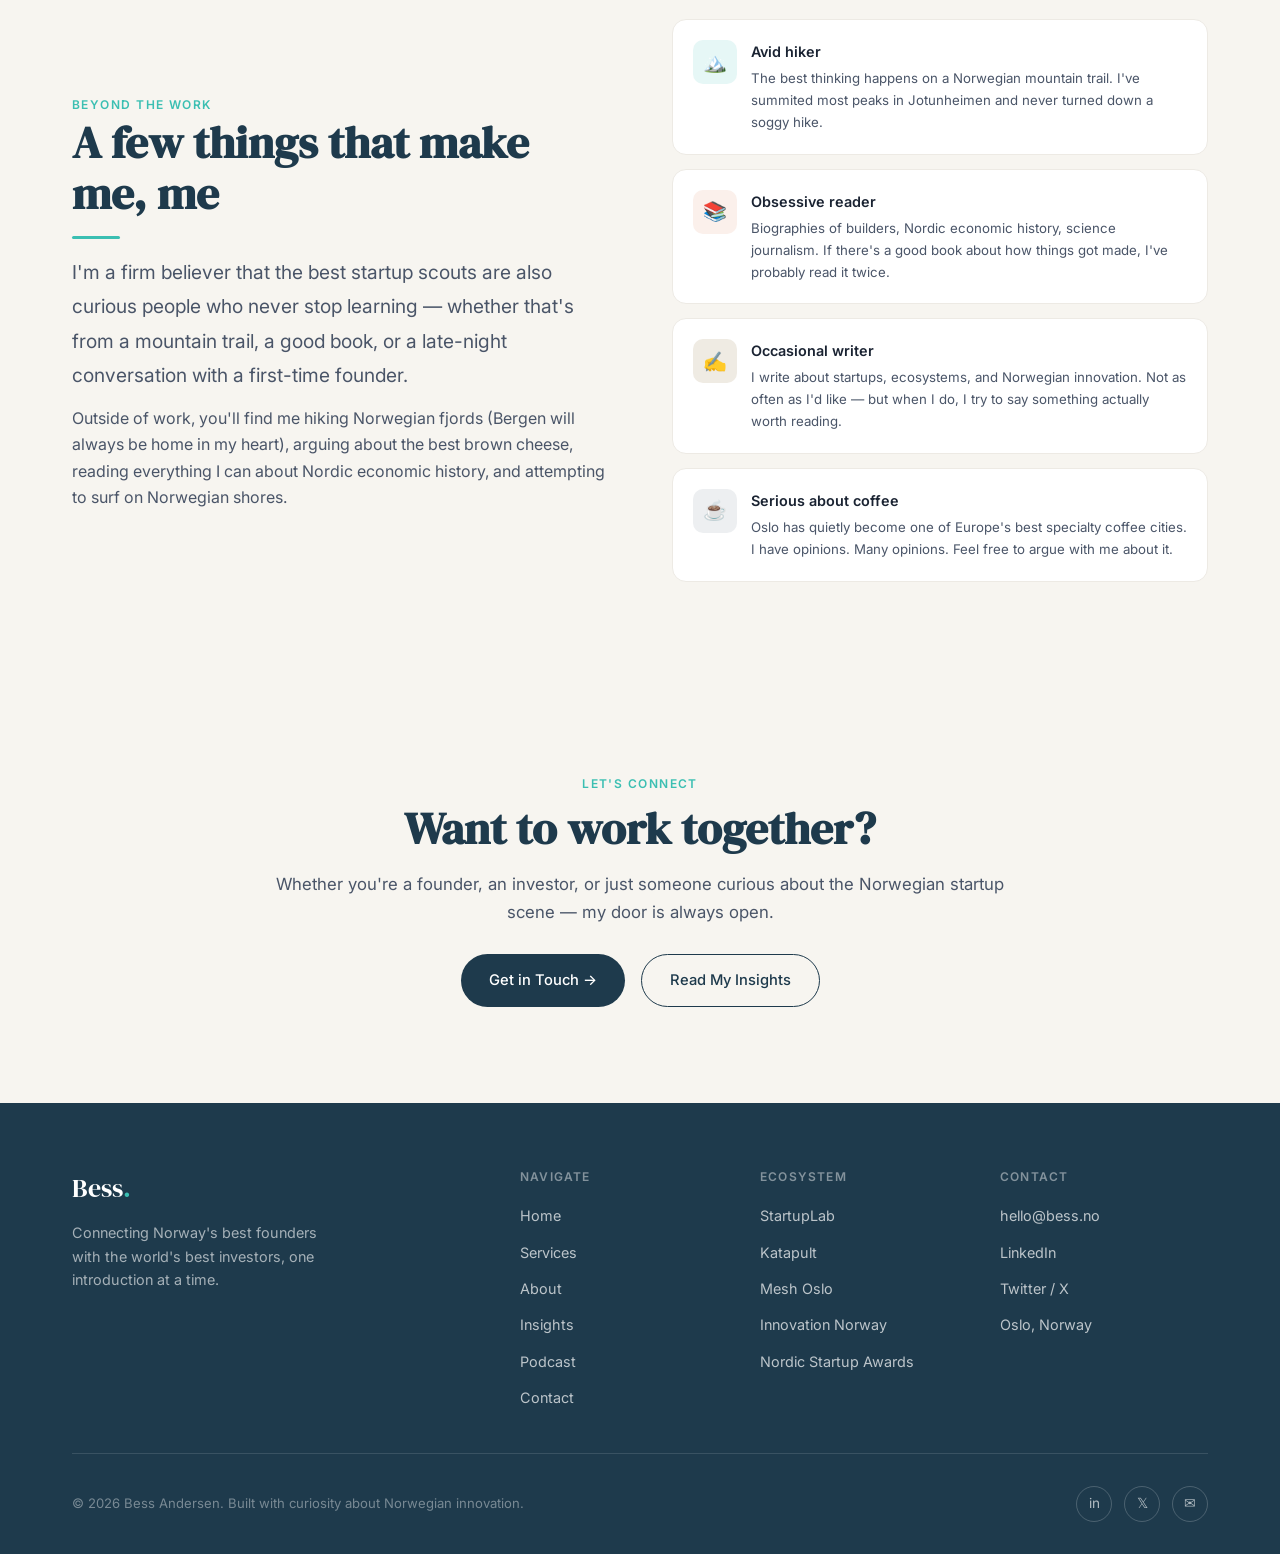
<file: olluri/about.html>
<!DOCTYPE html>
<html lang="en">
<head>
  <meta charset="UTF-8" />
  <meta name="viewport" content="width=device-width, initial-scale=1.0" />
  <title>About Bess — Nordic Startup Scout</title>
  <meta name="description" content="Meet Bess, a startup scout and ecosystem connector based in Oslo. 8 years embedded in the Norwegian startup world — scouting, connecting, and championing Nordic innovation." />
  <link rel="stylesheet" href="style.css" />
  <style>

    /* About hero */
    .about-hero {
      padding: calc(var(--nav-height) + var(--gap-lg)) 0 var(--gap-xl);
      background: var(--white);
      border-bottom: 1px solid var(--border-light);
    }
    .about-hero-inner {
      display: grid;
      grid-template-columns: 420px 1fr;
      gap: var(--gap-lg);
      align-items: start;
    }
    .about-photo-col { position: relative; }
    .about-photo {
      width: 100%;
      aspect-ratio: 3/4;
      border-radius: var(--radius-lg);
      background: linear-gradient(160deg, var(--teal-light) 0%, var(--teal-mid) 40%, var(--surface) 100%);
      display: flex; align-items: flex-end; justify-content: center;
      overflow: hidden;
      position: relative;
    }
    .about-photo .silhouette {
      width: 65%;
      height: 80%;
      background: linear-gradient(180deg, var(--teal) 0%, #2D5470 100%);
      border-radius: 100px 100px 0 0;
      opacity: 0.3;
    }
    .about-photo-badge {
      position: absolute;
      top: 20px; right: -20px;
      background: var(--white);
      border-radius: var(--radius);
      padding: 14px 18px;
      box-shadow: var(--shadow);
      border: 1px solid var(--border-light);
    }
    .apb-label { font-size: 0.7rem; color: var(--text-muted); margin-bottom: 6px; display: block; }
    .apb-stats { display: flex; gap: 16px; }
    .apb-stat strong { display: block; font-size: 1.1rem; color: var(--primary); }
    .apb-stat span   { font-size: 0.7rem; color: var(--text-muted); }

    .about-photo-tag {
      position: absolute;
      bottom: 20px; left: -16px;
      background: var(--primary);
      color: var(--white);
      border-radius: var(--radius);
      padding: 10px 16px;
      box-shadow: var(--shadow);
    }
    .about-photo-tag strong { display: block; font-size: 0.88rem; }
    .about-photo-tag span   { font-size: 0.75rem; opacity: 0.7; }

    .about-intro-col { padding-top: 8px; }
    .about-intro-col h1 { margin-bottom: 8px; }
    .about-title {
      font-size: 1.05rem;
      color: var(--teal);
      font-weight: 500;
      margin-bottom: 24px;
    }
    .about-intro-col .lead { margin-bottom: var(--gap-md); }

    .about-tags { display: flex; flex-wrap: wrap; gap: 8px; margin-bottom: var(--gap-md); }

    .about-quick-facts {
      display: grid;
      grid-template-columns: 1fr 1fr;
      gap: 12px;
      background: var(--bg);
      border-radius: var(--radius);
      padding: var(--gap-md);
      border: 1px solid var(--border-light);
    }
    .qf-item { display: flex; gap: 10px; align-items: flex-start; }
    .qf-icon { font-size: 1rem; margin-top: 2px; }
    .qf-text strong { display: block; font-size: 0.85rem; color: var(--text); }
    .qf-text span   { font-size: 0.78rem; color: var(--text-muted); }

    /* Story section */
    .story-section { background: var(--bg); }
    .story-inner {
      display: grid;
      grid-template-columns: 1fr 2fr;
      gap: var(--gap-xl);
    }
    .story-nav { position: sticky; top: 100px; }
    .story-nav-item {
      display: flex;
      align-items: center;
      gap: 12px;
      padding: 12px 0;
      border-bottom: 1px solid var(--border-light);
      cursor: pointer;
    }
    .story-nav-dot {
      width: 8px; height: 8px;
      border-radius: 50%;
      background: var(--border);
      flex-shrink: 0;
      transition: background 0.2s;
    }
    .story-nav-item.active .story-nav-dot { background: var(--teal); }
    .story-nav-item a {
      font-size: 0.88rem;
      color: var(--text-muted);
      transition: color 0.2s;
    }
    .story-nav-item.active a,
    .story-nav-item:hover a { color: var(--primary); }

    .story-content { }
    .story-chapter { margin-bottom: var(--gap-xl); }
    .story-chapter h3 { margin-bottom: 16px; }
    .story-chapter p  { margin-bottom: 14px; font-size: 1rem; }

    .timeline {
      position: relative;
      padding-left: 28px;
    }
    .timeline::before {
      content: '';
      position: absolute;
      left: 6px; top: 8px;
      width: 2px;
      height: calc(100% - 8px);
      background: var(--border);
    }
    .timeline-item {
      position: relative;
      margin-bottom: 28px;
    }
    .timeline-item::before {
      content: '';
      position: absolute;
      left: -25px; top: 6px;
      width: 12px; height: 12px;
      border-radius: 50%;
      background: var(--white);
      border: 2px solid var(--teal);
    }
    .timeline-year {
      font-size: 0.75rem;
      font-weight: 600;
      color: var(--teal);
      letter-spacing: 0.06em;
      margin-bottom: 4px;
    }
    .timeline-item h4 { font-size: 1rem; margin-bottom: 4px; }
    .timeline-item p  { font-size: 0.88rem; max-width: none; }

    /* Skills / expertise */
    .expertise-section { background: var(--white); }
    .expertise-grid { display: grid; grid-template-columns: repeat(3, 1fr); gap: var(--gap-md); }
    .expertise-card {
      border: 1px solid var(--border-light);
      border-radius: var(--radius);
      padding: var(--gap-md);
      background: var(--bg);
    }
    .expertise-icon {
      font-size: 2rem;
      margin-bottom: 14px;
      display: block;
    }
    .expertise-card h4 { font-size: 1rem; margin-bottom: 10px; }
    .expertise-card p  { font-size: 0.85rem; margin-bottom: 14px; }

    .skill-bars { }
    .skill-bar-item { margin-bottom: 10px; }
    .skill-bar-label {
      display: flex; justify-content: space-between;
      font-size: 0.78rem;
      color: var(--text-muted);
      margin-bottom: 4px;
    }
    .skill-bar-track {
      height: 5px;
      background: var(--border-light);
      border-radius: 3px;
      overflow: hidden;
    }
    .skill-bar-fill {
      height: 100%;
      border-radius: 3px;
      background: var(--teal);
    }

    /* Network */
    .network-section { }
    .network-grid { display: grid; grid-template-columns: repeat(4, 1fr); gap: var(--gap-md); }
    .network-card {
      text-align: center;
      padding: var(--gap-md);
      background: var(--white);
      border-radius: var(--radius);
      border: 1px solid var(--border-light);
      transition: all 0.25s var(--ease);
    }
    .network-card:hover {
      transform: translateY(-4px);
      box-shadow: var(--shadow);
    }
    .network-icon { font-size: 2.2rem; margin-bottom: 12px; display: block; }
    .network-card h4 { font-size: 0.95rem; margin-bottom: 6px; }
    .network-card p  { font-size: 0.82rem; max-width: none; }
    .network-num {
      display: block;
      font-family: 'DM Serif Display', serif;
      font-size: 1.6rem;
      color: var(--primary);
      margin-bottom: 4px;
    }

    /* Personal section */
    .personal-section { background: var(--bg); }
    .personal-grid { display: grid; grid-template-columns: 1fr 1fr; gap: var(--gap-lg); align-items: center; }
    .personal-cards { display: flex; flex-direction: column; gap: 14px; }
    .personal-card {
      background: var(--white);
      border-radius: var(--radius);
      border: 1px solid var(--border-light);
      padding: 20px;
      display: flex;
      align-items: flex-start;
      gap: 14px;
    }
    .personal-card-icon {
      width: 44px; height: 44px;
      border-radius: 10px;
      background: var(--teal-light);
      display: flex; align-items: center; justify-content: center;
      font-size: 1.2rem;
      flex-shrink: 0;
    }
    .personal-card h5 { font-size: 0.9rem; margin-bottom: 4px; font-family: 'Inter', sans-serif; font-weight: 600; color: var(--text); }
    .personal-card p  { font-size: 0.83rem; max-width: none; }

    /* CTA */
    .about-cta {
      text-align: center;
      padding: var(--gap-xl) 0;
    }
    .about-cta h2 { margin-bottom: 16px; }
    .about-cta p  { margin: 0 auto 28px; font-size: 1.05rem; }
    .about-cta .flex { justify-content: center; }

    @media (max-width: 900px) {
      .about-hero-inner { grid-template-columns: 1fr; }
      .about-photo-col { max-width: 360px; }
      .about-photo-badge { right: 0; }
      .story-inner { grid-template-columns: 1fr; }
      .story-nav { display: none; }
      .expertise-grid { grid-template-columns: 1fr 1fr; }
      .network-grid { grid-template-columns: repeat(2, 1fr); }
      .personal-grid { grid-template-columns: 1fr; }
    }
    @media (max-width: 600px) {
      .expertise-grid { grid-template-columns: 1fr; }
      .network-grid { grid-template-columns: repeat(2, 1fr); }
      .about-quick-facts { grid-template-columns: 1fr; }
    }
  </style>
</head>
<body>

  <!-- ========== NAVIGATION ========== -->
  <nav class="nav" id="nav">
    <div class="nav-inner">
      <a href="index.html" class="nav-logo">Bess<span>.</span></a>
      <ul class="nav-links">
        <li><a href="index.html">Home</a></li>
        <li><a href="services.html">Services</a></li>
        <li><a href="about.html" class="active">About</a></li>
        <li><a href="blog.html">Insights</a></li>
        <li><a href="podcast.html">Podcast</a></li>
        <li><a href="contact.html">Contact</a></li>
      </ul>
      <div class="nav-cta">
        <a href="blog.html" class="btn btn-outline" style="padding: 9px 20px;">Read Insights</a>
        <a href="contact.html" class="btn btn-primary" style="padding: 9px 20px;">Work With Me</a>
      </div>
      <button class="nav-toggle" id="navToggle" aria-label="Toggle menu">
        <span></span><span></span><span></span>
      </button>
    </div>
  </nav>

  <!-- ========== HERO ========== -->
  <section class="about-hero">
    <div class="container">
      <div class="about-hero-inner">

        <div class="about-photo-col">
          <div class="about-photo">
            <div class="silhouette"></div>
          </div>
          <div class="about-photo-badge">
            <span class="apb-label">Career highlights</span>
            <div class="apb-stats">
              <div class="apb-stat">
                <strong>120+</strong>
                <span>Startups scouted</span>
              </div>
              <div class="apb-stat">
                <strong>8+</strong>
                <span>Years active</span>
              </div>
            </div>
          </div>
          <div class="about-photo-tag">
            <strong>Oslo, Norway 🇳🇴</strong>
            <span>Open to remote collaboration</span>
          </div>
        </div>

        <div class="about-intro-col">
          <span class="label">About me</span>
          <h1>Hi, I'm Bess</h1>
          <p class="about-title">Startup Scout &amp; Ecosystem Connector</p>
          <p class="lead">
            I've spent the last 8 years embedded in Norway's startup landscape — not on the sidelines, but in the thick of it. Pitch nights, demo days, accelerator cohorts, board meetings, late-night founder calls. I've seen what works, what doesn't, and who the people worth watching actually are.
          </p>
          <p style="color: var(--text-mid); margin-bottom: var(--gap-md); font-size: 0.95rem;">
            My work sits at the intersection of curiosity and connections. I help visionary founders find the investors who truly believe in them — and I help investors navigate a market that rewards patience and local knowledge above all else.
          </p>
          <div class="about-tags">
            <span class="tag">Startup Scouting</span>
            <span class="tag">Investor Relations</span>
            <span class="tag">Nordic Ecosystems</span>
            <span class="tag tag-warm">CleanTech</span>
            <span class="tag tag-warm">Deep Tech</span>
            <span class="tag tag-surface">Speaker</span>
            <span class="tag tag-surface">Writer</span>
          </div>
          <div class="about-quick-facts">
            <div class="qf-item">
              <span class="qf-icon">📍</span>
              <div class="qf-text">
                <strong>Based in</strong>
                <span>Oslo, Norway</span>
              </div>
            </div>
            <div class="qf-item">
              <span class="qf-icon">🗣️</span>
              <div class="qf-text">
                <strong>Languages</strong>
                <span>Norwegian, English, Danish</span>
              </div>
            </div>
            <div class="qf-item">
              <span class="qf-icon">🎓</span>
              <div class="qf-text">
                <strong>Education</strong>
                <span>MSc Entrepreneurship, BI Oslo</span>
              </div>
            </div>
            <div class="qf-item">
              <span class="qf-icon">📬</span>
              <div class="qf-text">
                <strong>Available for</strong>
                <span>Scouting, consulting, speaking</span>
              </div>
            </div>
          </div>
          <div class="flex gap-sm mt-md" style="flex-wrap: wrap;">
            <a href="contact.html" class="btn btn-primary">Work With Me</a>
            <a href="services.html" class="btn btn-outline">My Services</a>
          </div>
        </div>

      </div>
    </div>
  </section>

  <!-- ========== STORY ========== -->
  <section class="section story-section">
    <div class="container">
      <div class="story-inner">

        <aside class="story-nav">
          <span class="label" style="display: block; margin-bottom: 16px;">My story</span>
          <div class="story-nav-item active">
            <div class="story-nav-dot"></div>
            <a href="#chapter-origin">The beginning</a>
          </div>
          <div class="story-nav-item">
            <div class="story-nav-dot"></div>
            <a href="#chapter-journey">The journey</a>
          </div>
          <div class="story-nav-item">
            <div class="story-nav-dot"></div>
            <a href="#chapter-today">Today</a>
          </div>
          <div class="story-nav-item">
            <div class="story-nav-dot"></div>
            <a href="#chapter-values">What I believe</a>
          </div>
        </aside>

        <div class="story-content">

          <div class="story-chapter" id="chapter-origin">
            <span class="label">The beginning</span>
            <h3>How I fell in love with startups</h3>
            <p>
              I grew up in Bergen, where fjords and fishing boats outnumber tech hubs — but ambition was never in short supply. My first brush with entrepreneurship was watching my father navigate the ups and downs of running a small maritime business. That early exposure to the drama of building something from scratch never left me.
            </p>
            <p>
              At BI Norwegian Business School in Oslo, I stumbled into an entrepreneurship program almost by accident. What started as an elective turned into an obsession. I began attending startup meetups, writing about new companies for a student newsletter, and generally becoming the person who showed up to every event involving founders.
            </p>
            <p>
              After graduating, I joined a small venture studio in Oslo as a generalist — which meant doing everything from financial modelling to event logistics. It was chaotic, underpaid, and the best education I've ever received.
            </p>
          </div>

          <div class="story-chapter" id="chapter-journey">
            <span class="label">The journey</span>
            <h3>Eight years in the ecosystem</h3>
            <div class="timeline">
              <div class="timeline-item">
                <div class="timeline-year">2017</div>
                <h4>Venture Studio — Oslo</h4>
                <p>Joined a small studio as a generalist. Built early-stage companies from the inside and learned what makes founders tick.</p>
              </div>
              <div class="timeline-item">
                <div class="timeline-year">2019</div>
                <h4>Ecosystem Manager — StartupLab</h4>
                <p>Became part of Norway's premier tech accelerator. Mentored cohorts, managed corporate partnerships, and scouted the next generation of Norwegian tech.</p>
              </div>
              <div class="timeline-item">
                <div class="timeline-year">2021</div>
                <h4>Independent Scout — Freelance</h4>
                <p>Went independent, working with two Nordic VC funds as a deal sourcer and ecosystem analyst. Produced quarterly reports on Norwegian startup trends.</p>
              </div>
              <div class="timeline-item">
                <div class="timeline-year">2022</div>
                <h4>Founding — Bess Scout</h4>
                <p>Launched my own practice, combining scouting, investor matching, and consulting under one roof. Expanded my network across Europe and North America.</p>
              </div>
              <div class="timeline-item">
                <div class="timeline-year">2026</div>
                <h4>Today — Still at it</h4>
                <p>120+ startups scouted. 60+ investor relationships. Countless midnight messages from founders asking "is this investor right for us?" — and I love every minute.</p>
              </div>
            </div>
          </div>

          <div class="story-chapter" id="chapter-today">
            <span class="label">Today</span>
            <h3>What I'm focused on right now</h3>
            <p>
              The Norwegian startup ecosystem is at an inflection point. Green energy, AI, maritime tech — there's more high-quality deal flow coming out of Oslo and Trondheim than ever before. But international investors still underestimate it, and brilliant Norwegian founders still struggle to access the capital they deserve.
            </p>
            <p>
              That gap is exactly where I operate. In 2026, I'm particularly excited about the convergence of Norway's natural resources, world-class research institutions, and a new generation of technically fearless founders building genuinely hard things.
            </p>
            <p>
              I write about all of this on my Insights page, speak at events across Europe, and take on a limited number of scouting and consulting engagements each quarter to stay genuinely close to the companies I work with.
            </p>
          </div>

          <div class="story-chapter" id="chapter-values">
            <span class="label">What I believe</span>
            <h3>The principles that guide my work</h3>
            <p>
              <strong style="color: var(--primary);">Relationships over transactions.</strong> Every introduction I make is one I can stand behind. I'd rather make fewer, better connections than build a conveyor belt of introductions that go nowhere.
            </p>
            <p>
              <strong style="color: var(--primary);">Honest opinions, even uncomfortable ones.</strong> Founders don't need more cheerleaders — they need honest feedback. If I think a pitch needs work before it hits investors, I'll say so.
            </p>
            <p>
              <strong style="color: var(--primary);">Local roots, global mindset.</strong> Norwegian founders build differently. Understanding that cultural context isn't just useful — it's essential. I help translate that to an international audience who hasn't yet learned to read the signals.
            </p>
          </div>

        </div>
      </div>
    </div>
  </section>

  <!-- ========== EXPERTISE ========== -->
  <section class="section expertise-section">
    <div class="container">
      <div class="section-header">
        <span class="label">Expertise</span>
        <h2>Where I know my stuff</h2>
        <div class="divider"></div>
      </div>
      <div class="expertise-grid">

        <div class="expertise-card">
          <span class="expertise-icon">🌊</span>
          <h4>CleanTech &amp; Energy</h4>
          <p>Norway's energy transition story is unlike anywhere else. I know the players, the policy landscape, and the funding dynamics.</p>
          <div class="skill-bars">
            <div class="skill-bar-item">
              <div class="skill-bar-label"><span>Hydrogen & Carbon</span><span>95%</span></div>
              <div class="skill-bar-track"><div class="skill-bar-fill" style="width:95%"></div></div>
            </div>
            <div class="skill-bar-item">
              <div class="skill-bar-label"><span>Offshore Wind</span><span>88%</span></div>
              <div class="skill-bar-track"><div class="skill-bar-fill" style="width:88%"></div></div>
            </div>
            <div class="skill-bar-item">
              <div class="skill-bar-label"><span>Circular Economy</span><span>80%</span></div>
              <div class="skill-bar-track"><div class="skill-bar-fill" style="width:80%"></div></div>
            </div>
          </div>
        </div>

        <div class="expertise-card">
          <span class="expertise-icon">🧠</span>
          <h4>Deep Tech &amp; AI</h4>
          <p>From NTNU spinouts to Oslo-born AI companies — I track the technical founders building category-defining companies.</p>
          <div class="skill-bars">
            <div class="skill-bar-item">
              <div class="skill-bar-label"><span>Industrial AI</span><span>90%</span></div>
              <div class="skill-bar-track"><div class="skill-bar-fill" style="width:90%"></div></div>
            </div>
            <div class="skill-bar-item">
              <div class="skill-bar-label"><span>Robotics</span><span>78%</span></div>
              <div class="skill-bar-track"><div class="skill-bar-fill" style="width:78%"></div></div>
            </div>
            <div class="skill-bar-item">
              <div class="skill-bar-label"><span>Biotech</span><span>70%</span></div>
              <div class="skill-bar-track"><div class="skill-bar-fill" style="width:70%"></div></div>
            </div>
          </div>
        </div>

        <div class="expertise-card">
          <span class="expertise-icon">🚢</span>
          <h4>Maritime Tech</h4>
          <p>Norway's maritime heritage is being reinvented. I know the incumbents, the challengers, and what the industry actually buys.</p>
          <div class="skill-bars">
            <div class="skill-bar-item">
              <div class="skill-bar-label"><span>Port Technology</span><span>85%</span></div>
              <div class="skill-bar-track"><div class="skill-bar-fill" style="width:85%"></div></div>
            </div>
            <div class="skill-bar-item">
              <div class="skill-bar-label"><span>Autonomous Ships</span><span>82%</span></div>
              <div class="skill-bar-track"><div class="skill-bar-fill" style="width:82%"></div></div>
            </div>
            <div class="skill-bar-item">
              <div class="skill-bar-label"><span>Freight & Logistics</span><span>88%</span></div>
              <div class="skill-bar-track"><div class="skill-bar-fill" style="width:88%"></div></div>
            </div>
          </div>
        </div>

      </div>
    </div>
  </section>

  <!-- ========== NETWORK ========== -->
  <section class="section network-section" style="background: var(--bg);">
    <div class="container">
      <div class="section-header text-center">
        <span class="label">My network</span>
        <h2>The relationships that matter</h2>
        <p class="lead" style="margin: 0 auto;">Built over years of showing up, following through, and never making introductions I don't believe in.</p>
      </div>
      <div class="network-grid" style="margin-top: var(--gap-md);">
        <div class="network-card">
          <span class="network-icon">🏗️</span>
          <span class="network-num">120+</span>
          <h4>Startups</h4>
          <p>Founders I've scouted, advised, or connected across all sectors and stages</p>
        </div>
        <div class="network-card">
          <span class="network-icon">💼</span>
          <span class="network-num">60+</span>
          <h4>Investors</h4>
          <p>VCs, angels, family offices, and corporate investors active in Nordic markets</p>
        </div>
        <div class="network-card">
          <span class="network-icon">🏛️</span>
          <span class="network-num">15+</span>
          <h4>Hubs &amp; Orgs</h4>
          <p>Accelerators, innovation hubs, and industry bodies across Norway</p>
        </div>
        <div class="network-card">
          <span class="network-icon">🌍</span>
          <span class="network-num">20+</span>
          <h4>Countries</h4>
          <p>International reach spanning Europe, North America, and the Middle East</p>
        </div>
      </div>
    </div>
  </section>

  <!-- ========== PERSONAL ========== -->
  <section class="section personal-section">
    <div class="container">
      <div class="personal-grid">
        <div>
          <span class="label">Beyond the work</span>
          <h2>A few things that make me, me</h2>
          <div class="divider"></div>
          <p class="lead">
            I'm a firm believer that the best startup scouts are also curious people who never stop learning — whether that's from a mountain trail, a good book, or a late-night conversation with a first-time founder.
          </p>
          <p style="margin-top: 12px; color: var(--text-mid);">
            Outside of work, you'll find me hiking Norwegian fjords (Bergen will always be home in my heart), arguing about the best brown cheese, reading everything I can about Nordic economic history, and attempting to surf on Norwegian shores.
          </p>
        </div>
        <div class="personal-cards">
          <div class="personal-card">
            <div class="personal-card-icon">🏔️</div>
            <div>
              <h5>Avid hiker</h5>
              <p>The best thinking happens on a Norwegian mountain trail. I've summited most peaks in Jotunheimen and never turned down a soggy hike.</p>
            </div>
          </div>
          <div class="personal-card">
            <div class="personal-card-icon" style="background: var(--warm-light);">📚</div>
            <div>
              <h5>Obsessive reader</h5>
              <p>Biographies of builders, Nordic economic history, science journalism. If there's a good book about how things got made, I've probably read it twice.</p>
            </div>
          </div>
          <div class="personal-card">
            <div class="personal-card-icon" style="background: var(--surface);">✍️</div>
            <div>
              <h5>Occasional writer</h5>
              <p>I write about startups, ecosystems, and Norwegian innovation. Not as often as I'd like — but when I do, I try to say something actually worth reading.</p>
            </div>
          </div>
          <div class="personal-card">
            <div class="personal-card-icon" style="background: rgba(30,58,76,0.08);">☕</div>
            <div>
              <h5>Serious about coffee</h5>
              <p>Oslo has quietly become one of Europe's best specialty coffee cities. I have opinions. Many opinions. Feel free to argue with me about it.</p>
            </div>
          </div>
        </div>
      </div>
    </div>
  </section>

  <!-- ========== CTA ========== -->
  <div class="container">
    <div class="about-cta">
      <span class="label" style="display: block; margin-bottom: 10px;">Let's connect</span>
      <h2>Want to work together?</h2>
      <p>Whether you're a founder, an investor, or just someone curious about the Norwegian startup scene — my door is always open.</p>
      <div class="flex gap-sm">
        <a href="contact.html" class="btn btn-primary">Get in Touch →</a>
        <a href="blog.html" class="btn btn-outline">Read My Insights</a>
      </div>
    </div>
  </div>

  <!-- ========== FOOTER ========== -->
  <footer class="footer">
    <div class="container">
      <div class="footer-grid">
        <div class="footer-brand">
          <div class="footer-logo">Bess<span>.</span></div>
          <p>Connecting Norway's best founders with the world's best investors, one introduction at a time.</p>
        </div>
        <div class="footer-col">
          <h5>Navigate</h5>
          <ul>
            <li><a href="index.html">Home</a></li>
            <li><a href="services.html">Services</a></li>
            <li><a href="about.html">About</a></li>
            <li><a href="blog.html">Insights</a></li>
            <li><a href="podcast.html">Podcast</a></li>
        <li><a href="contact.html">Contact</a></li>
          </ul>
        </div>
        <div class="footer-col">
          <h5>Ecosystem</h5>
          <ul>
            <li><a href="#">StartupLab</a></li>
            <li><a href="#">Katapult</a></li>
            <li><a href="#">Mesh Oslo</a></li>
            <li><a href="#">Innovation Norway</a></li>
            <li><a href="#">Nordic Startup Awards</a></li>
          </ul>
        </div>
        <div class="footer-col">
          <h5>Contact</h5>
          <ul>
            <li><a href="mailto:hello@bess.no">hello@bess.no</a></li>
            <li><a href="#">LinkedIn</a></li>
            <li><a href="#">Twitter / X</a></li>
            <li><a href="#">Oslo, Norway</a></li>
          </ul>
        </div>
      </div>
      <div class="footer-bottom">
        <p>© 2026 Bess Andersen. Built with curiosity about Norwegian innovation.</p>
        <div class="social-links">
          <a href="#" class="social-link" aria-label="LinkedIn">in</a>
          <a href="#" class="social-link" aria-label="Twitter">𝕏</a>
          <a href="#" class="social-link" aria-label="Email">✉</a>
        </div>
      </div>
    </div>
  </footer>

  <script>
    const nav = document.getElementById('nav');
    window.addEventListener('scroll', () => nav.classList.toggle('scrolled', window.scrollY > 10));
    document.getElementById('navToggle').addEventListener('click', () => nav.classList.toggle('open'));
  </script>
</body>
</html>
</file>
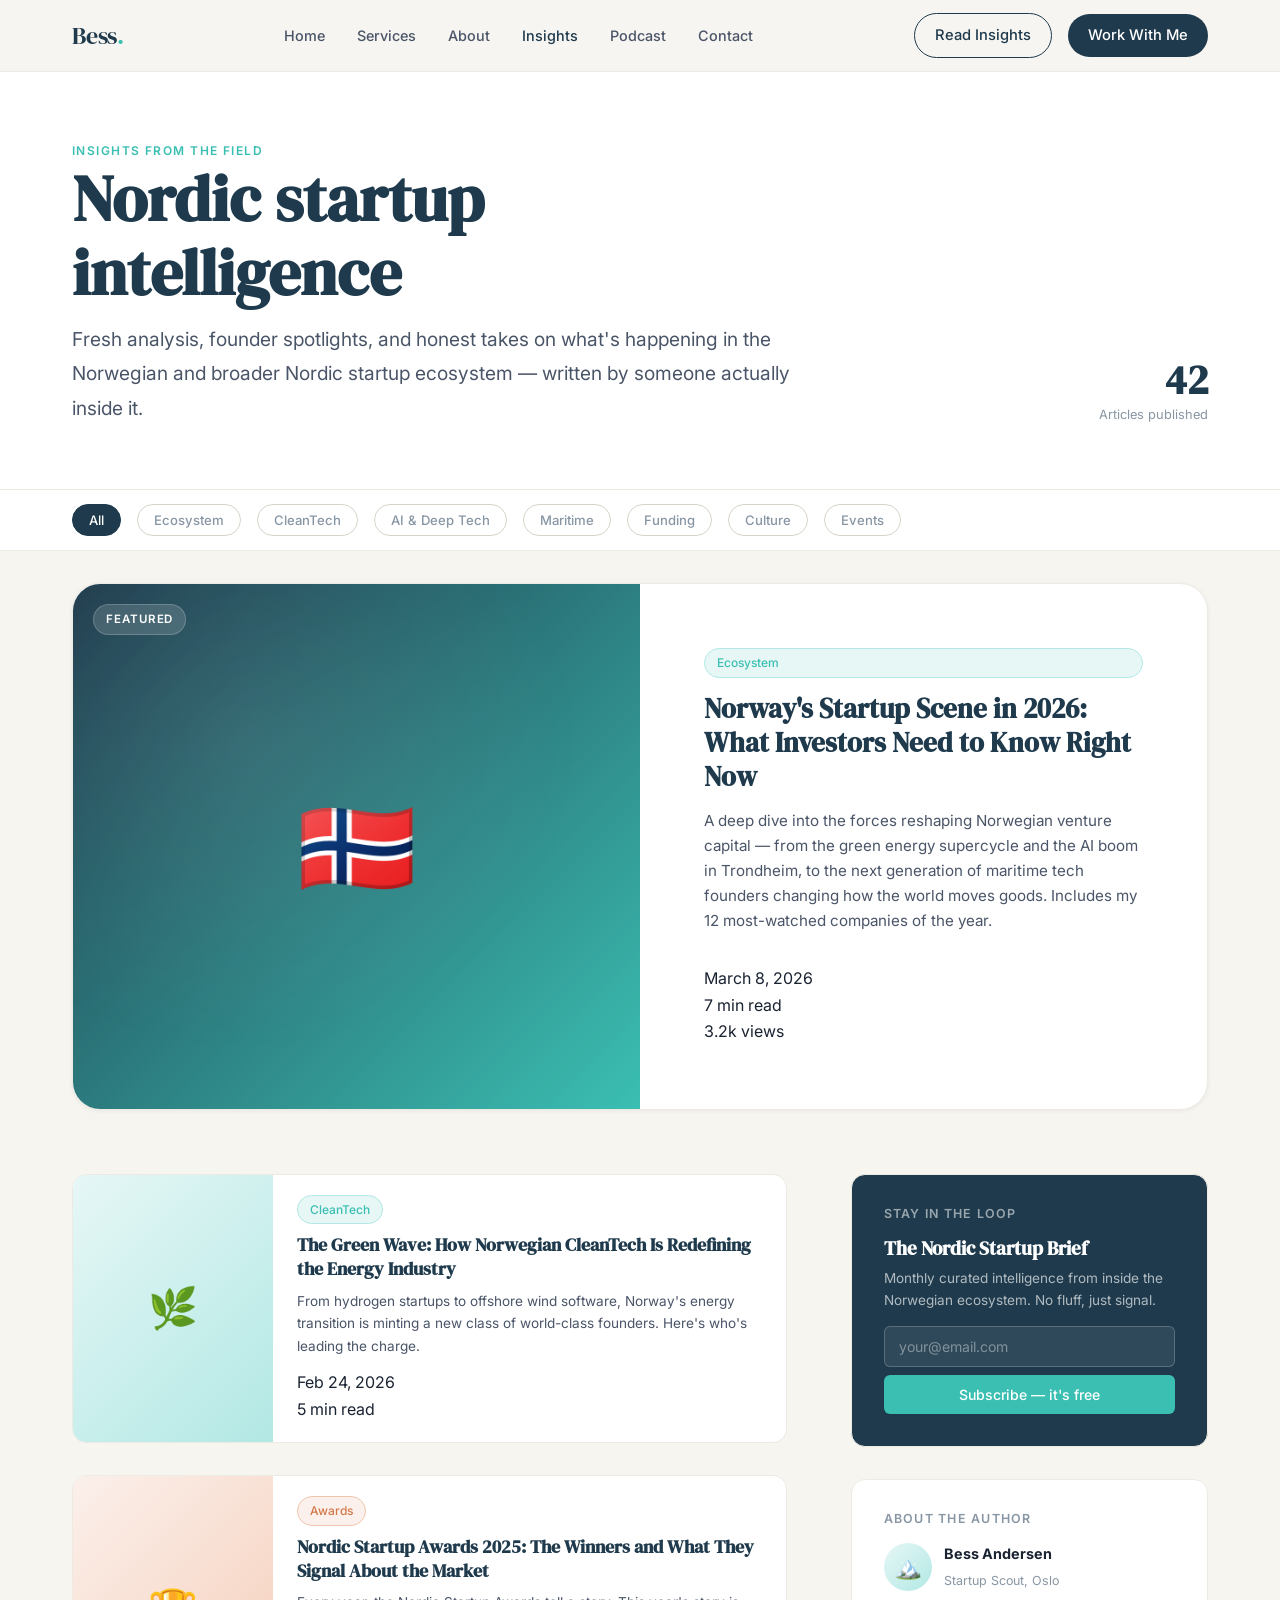
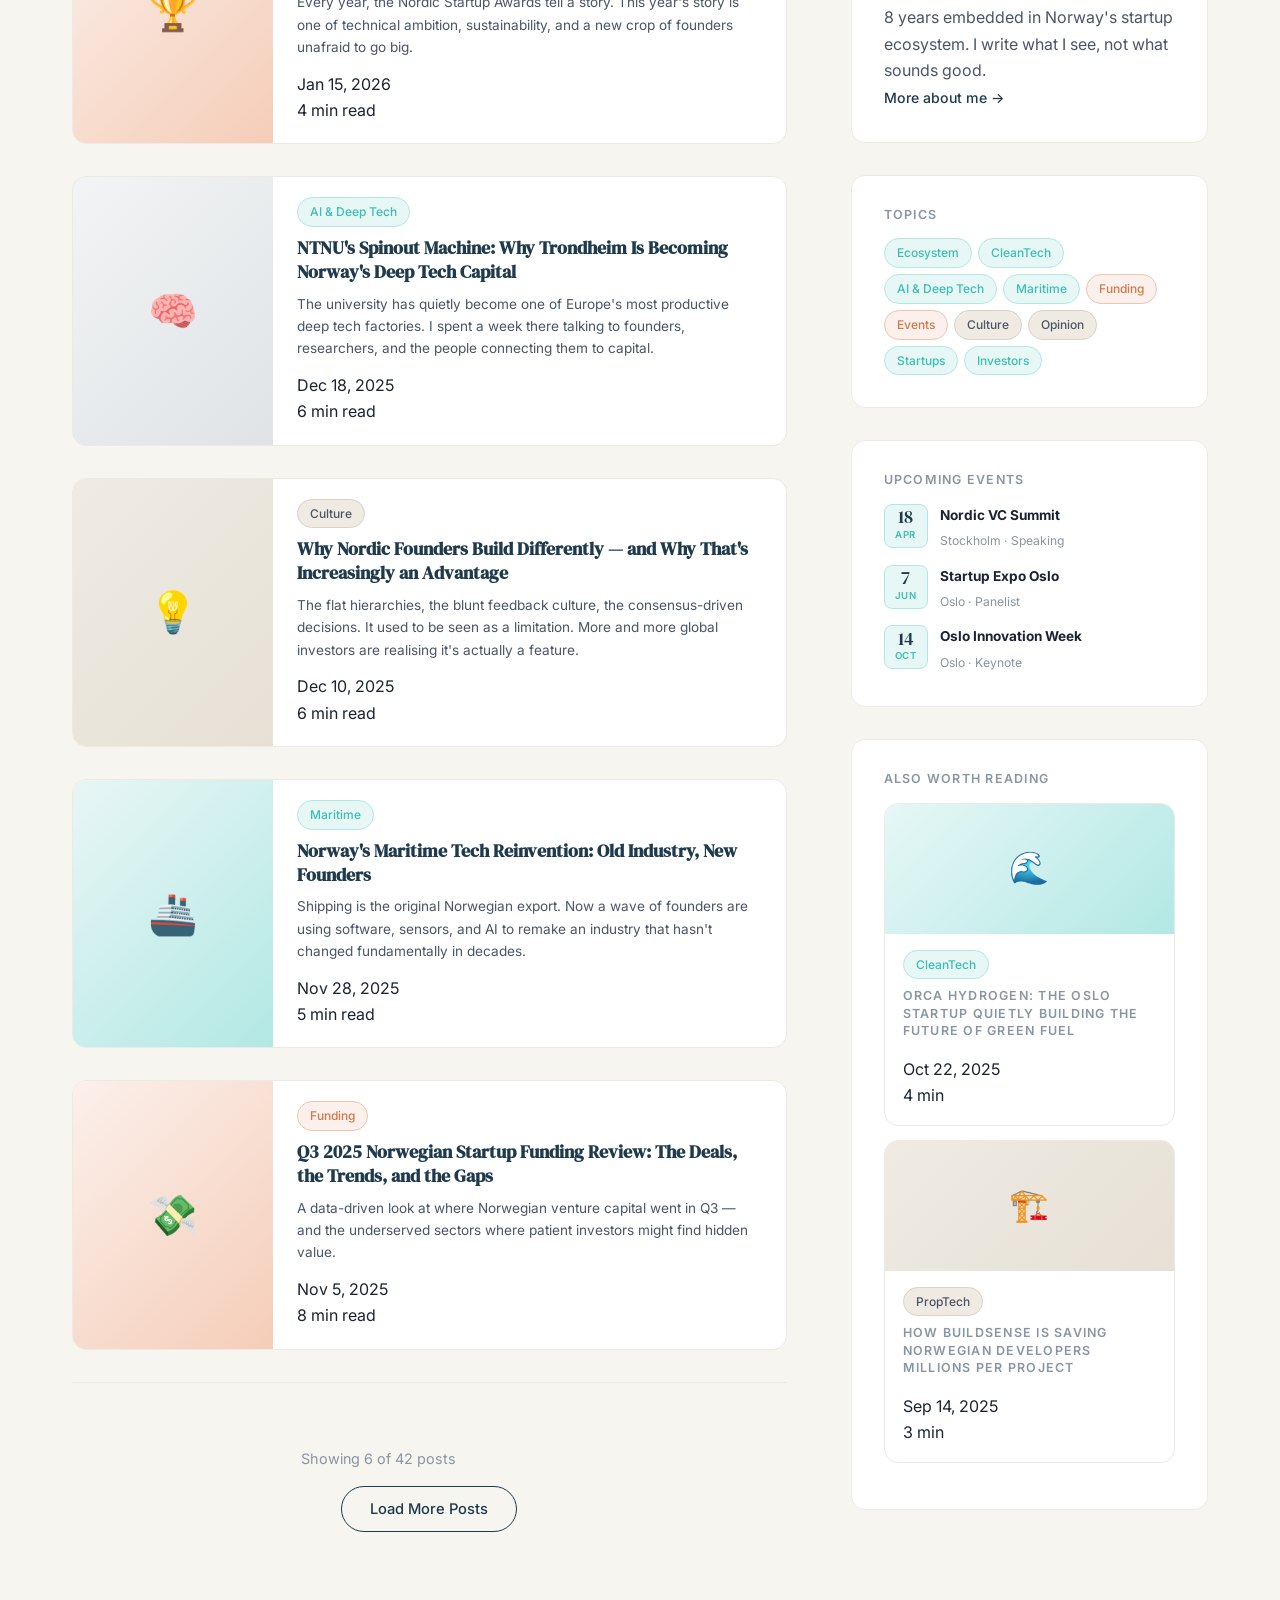
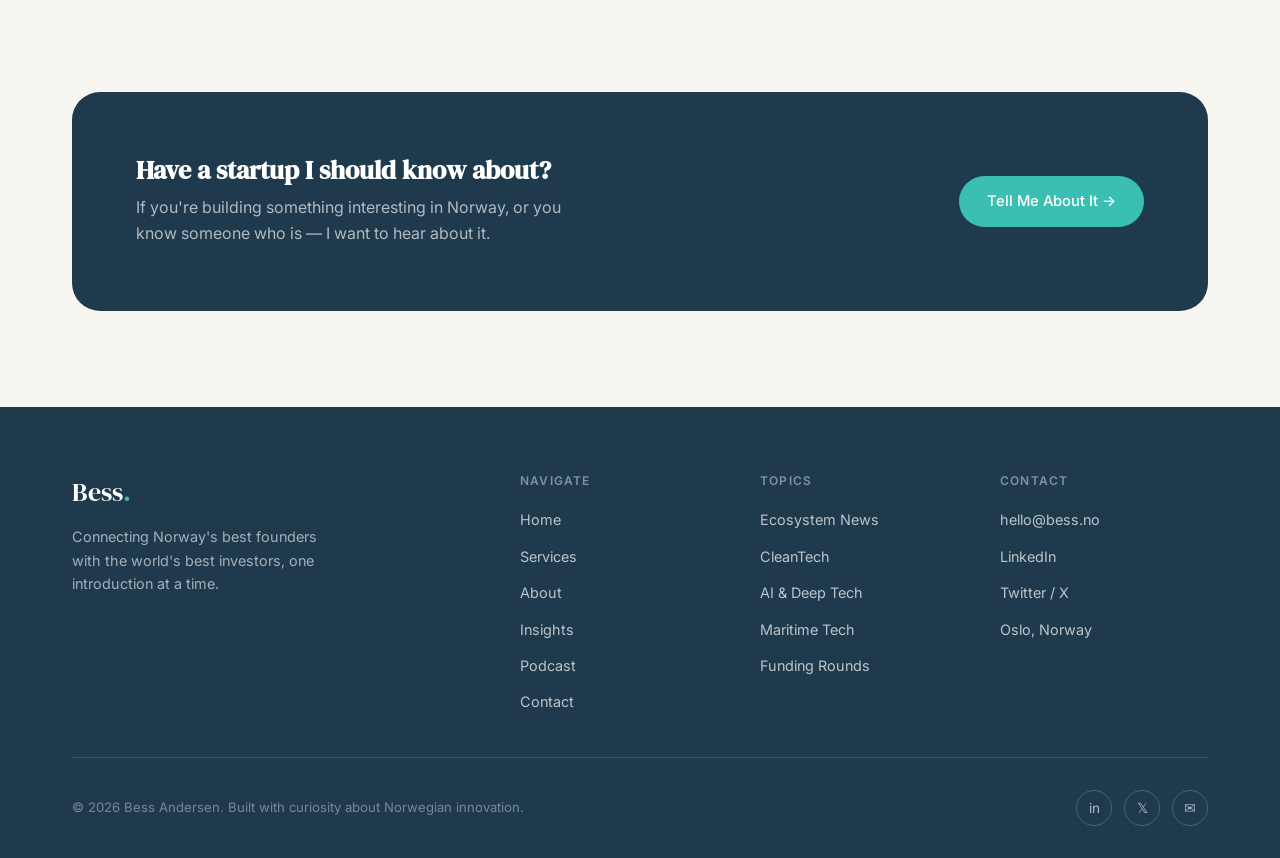
<file: olluri/blog.html>
<!DOCTYPE html>
<html lang="en">
<head>
  <meta charset="UTF-8" />
  <meta name="viewport" content="width=device-width, initial-scale=1.0" />
  <title>Insights — Bess, Nordic Startup Scout</title>
  <meta name="description" content="Fresh analysis, startup spotlights, and ecosystem news from deep inside the Norwegian startup world." />
  <link rel="stylesheet" href="style.css" />
  <style>

    /* Blog page styles */
    .blog-hero {
      padding: calc(var(--nav-height) + var(--gap-lg)) 0 var(--gap-lg);
      background: var(--white);
      border-bottom: 1px solid var(--border-light);
    }
    .blog-hero-inner {
      display: grid;
      grid-template-columns: 1fr auto;
      gap: var(--gap-lg);
      align-items: end;
    }
    .blog-hero h1 { margin-bottom: 12px; }
    .blog-hero .lead { max-width: 60ch; }

    .blog-hero-stat {
      display: flex;
      flex-direction: column;
      align-items: flex-end;
      gap: 4px;
    }
    .blog-hero-stat strong {
      font-family: 'DM Serif Display', serif;
      font-size: 2.5rem;
      color: var(--primary);
      line-height: 1;
    }
    .blog-hero-stat span {
      font-size: 0.8rem;
      color: var(--text-muted);
    }

    /* Category filters */
    .blog-filters {
      background: var(--white);
      border-bottom: 1px solid var(--border-light);
      position: sticky;
      top: var(--nav-height);
      z-index: 50;
    }
    .blog-filters-inner {
      display: flex;
      align-items: center;
      gap: var(--gap-sm);
      padding: 14px 0;
      overflow-x: auto;
      scrollbar-width: none;
    }
    .blog-filters-inner::-webkit-scrollbar { display: none; }

    .filter-btn {
      padding: 7px 16px;
      border-radius: 100px;
      font-size: 0.82rem;
      font-weight: 500;
      color: var(--text-muted);
      border: 1.5px solid var(--border);
      background: transparent;
      transition: all 0.2s;
      white-space: nowrap;
    }
    .filter-btn:hover { border-color: var(--primary); color: var(--primary); }
    .filter-btn.active {
      background: var(--primary);
      border-color: var(--primary);
      color: var(--white);
    }

    /* Featured post */
    .featured-post {
      display: grid;
      grid-template-columns: 1fr 1fr;
      min-height: 400px;
      border-radius: var(--radius-lg);
      overflow: hidden;
      background: var(--white);
      border: 1px solid var(--border-light);
      box-shadow: var(--shadow-sm);
      margin-bottom: var(--gap-lg);
      text-decoration: none;
      transition: all 0.25s var(--ease);
    }
    .featured-post:hover {
      box-shadow: var(--shadow-lg);
      transform: translateY(-4px);
    }
    .featured-post-img {
      position: relative;
      display: flex;
      align-items: center;
      justify-content: center;
      font-size: 6rem;
      background: linear-gradient(135deg, var(--primary) 0%, var(--teal) 100%);
      overflow: hidden;
    }
    .featured-post-img::after {
      content: '';
      position: absolute;
      inset: 0;
      background: radial-gradient(ellipse at 30% 30%, rgba(255,255,255,0.08) 0%, transparent 60%);
    }
    .featured-badge {
      position: absolute;
      top: 20px; left: 20px;
      background: rgba(255,255,255,0.15);
      backdrop-filter: blur(8px);
      -webkit-backdrop-filter: blur(8px);
      border: 1px solid rgba(255,255,255,0.2);
      border-radius: 100px;
      padding: 5px 12px;
      font-size: 0.72rem;
      font-weight: 600;
      letter-spacing: 0.08em;
      color: var(--white);
      text-transform: uppercase;
    }
    .featured-post-body {
      padding: var(--gap-lg);
      display: flex;
      flex-direction: column;
      justify-content: center;
    }
    .featured-post-body .tag { margin-bottom: 14px; }
    .featured-post-body h2 { font-size: 1.7rem; margin-bottom: 14px; line-height: 1.25; }
    .featured-post-body p  { margin-bottom: var(--gap-md); font-size: 0.95rem; }
    .featured-post-body .blog-meta { margin-top: auto; }

    .read-more {
      display: inline-flex;
      align-items: center;
      gap: 6px;
      font-size: 0.88rem;
      font-weight: 500;
      color: var(--primary);
      transition: gap 0.2s;
    }
    .read-more:hover { gap: 10px; }

    /* Blog grid */
    .blog-grid {
      display: grid;
      grid-template-columns: 2fr 1fr;
      gap: var(--gap-lg);
      align-items: start;
    }

    /* Post cards */
    .post-list { display: flex; flex-direction: column; gap: var(--gap-md); }

    .post-card {
      display: grid;
      grid-template-columns: 200px 1fr;
      background: var(--white);
      border-radius: var(--radius);
      border: 1px solid var(--border-light);
      overflow: hidden;
      transition: all 0.25s var(--ease);
      text-decoration: none;
    }
    .post-card:hover {
      transform: translateY(-3px);
      box-shadow: var(--shadow);
    }
    .post-card-img {
      display: flex; align-items: center; justify-content: center;
      font-size: 2.5rem;
      min-height: 160px;
    }
    .post-card-body { padding: 20px 24px; }
    .post-card-body .tag { margin-bottom: 10px; }
    .post-card-body h3 { font-size: 1.1rem; margin-bottom: 8px; line-height: 1.35; }
    .post-card-body p  { font-size: 0.85rem; margin-bottom: 12px; }
    .post-card-body .blog-meta { margin-top: auto; }

    .post-card-sm {
      background: var(--white);
      border-radius: var(--radius);
      border: 1px solid var(--border-light);
      overflow: hidden;
      text-decoration: none;
      display: block;
      margin-bottom: 14px;
      transition: all 0.25s var(--ease);
    }
    .post-card-sm:hover {
      transform: translateY(-3px);
      box-shadow: var(--shadow);
    }
    .post-card-sm-img {
      height: 130px;
      display: flex; align-items: center; justify-content: center;
      font-size: 2rem;
    }
    .post-card-sm-body { padding: 16px 18px; }
    .post-card-sm-body .tag { margin-bottom: 8px; }
    .post-card-sm-body h4 { font-size: 0.92rem; margin-bottom: 6px; line-height: 1.4; }
    .post-card-sm-body .blog-meta { }

    /* Sidebar */
    .blog-sidebar { position: sticky; top: 120px; }

    .sidebar-widget {
      background: var(--white);
      border: 1px solid var(--border-light);
      border-radius: var(--radius);
      padding: var(--gap-md);
      margin-bottom: var(--gap-md);
    }
    .sidebar-widget h4 {
      font-family: 'Inter', sans-serif;
      font-size: 0.78rem;
      font-weight: 600;
      text-transform: uppercase;
      letter-spacing: 0.1em;
      color: var(--text-muted);
      margin-bottom: 16px;
    }

    /* Newsletter widget */
    .newsletter-widget { background: var(--primary); }
    .newsletter-widget h4 { color: rgba(255,255,255,0.55); }
    .newsletter-widget h3 {
      font-size: 1.2rem;
      color: var(--white);
      margin-bottom: 8px;
    }
    .newsletter-widget p {
      font-size: 0.85rem;
      color: rgba(255,255,255,0.65);
      margin-bottom: 14px;
    }
    .newsletter-form { display: flex; flex-direction: column; gap: 8px; }
    .newsletter-form input {
      padding: 11px 14px;
      border: 1px solid rgba(255,255,255,0.2);
      background: rgba(255,255,255,0.08);
      border-radius: var(--radius-sm);
      color: var(--white);
      font-family: 'Inter', sans-serif;
      font-size: 0.88rem;
      outline: none;
    }
    .newsletter-form input::placeholder { color: rgba(255,255,255,0.4); }
    .newsletter-form input:focus { border-color: var(--teal); }
    .newsletter-form button {
      padding: 11px;
      background: var(--teal);
      color: var(--white);
      border-radius: var(--radius-sm);
      font-size: 0.88rem;
      font-weight: 500;
      font-family: 'Inter', sans-serif;
      cursor: pointer;
      transition: background 0.2s;
    }
    .newsletter-form button:hover { background: #2fa99d; }

    /* About widget */
    .about-widget-inner {
      display: flex; align-items: center; gap: 12px;
      margin-bottom: 12px;
    }
    .about-widget-img {
      width: 48px; height: 48px;
      border-radius: 50%;
      background: linear-gradient(135deg, var(--teal-light), var(--teal-mid));
      display: flex; align-items: center; justify-content: center;
      font-size: 1.4rem;
      flex-shrink: 0;
    }
    .about-widget-info strong { display: block; font-size: 0.9rem; color: var(--text); }
    .about-widget-info span   { font-size: 0.78rem; color: var(--text-muted); }
    .about-widget p { font-size: 0.83rem; margin-bottom: 12px; }

    /* Popular tags */
    .tags-cloud { display: flex; flex-wrap: wrap; gap: 6px; }

    /* Upcoming events */
    .event-list { display: flex; flex-direction: column; gap: 12px; }
    .event-item {
      display: flex; gap: 12px; align-items: flex-start;
    }
    .event-date {
      width: 44px; height: 44px;
      border-radius: 8px;
      background: var(--teal-light);
      border: 1px solid var(--teal-mid);
      display: flex; flex-direction: column;
      align-items: center; justify-content: center;
      flex-shrink: 0;
    }
    .event-date .day {
      font-family: 'DM Serif Display', serif;
      font-size: 1.1rem;
      color: var(--primary);
      line-height: 1;
    }
    .event-date .month {
      font-size: 0.6rem;
      text-transform: uppercase;
      font-weight: 600;
      color: var(--teal);
      letter-spacing: 0.05em;
    }
    .event-info strong { display: block; font-size: 0.85rem; color: var(--text); }
    .event-info span   { font-size: 0.76rem; color: var(--text-muted); }

    /* Load more */
    .load-more-section {
      text-align: center;
      padding: var(--gap-lg) 0;
      border-top: 1px solid var(--border-light);
      margin-top: var(--gap-md);
    }

    @media (max-width: 900px) {
      .featured-post { grid-template-columns: 1fr; }
      .featured-post-img { min-height: 220px; }
      .blog-grid { grid-template-columns: 1fr; }
      .blog-sidebar { position: static; }
      .post-card { grid-template-columns: 1fr; }
      .post-card-img { min-height: 140px; }
      .blog-hero-inner { grid-template-columns: 1fr; }
    }
  </style>
</head>
<body>

  <!-- ========== NAVIGATION ========== -->
  <nav class="nav" id="nav">
    <div class="nav-inner">
      <a href="index.html" class="nav-logo">Bess<span>.</span></a>
      <ul class="nav-links">
        <li><a href="index.html">Home</a></li>
        <li><a href="services.html">Services</a></li>
        <li><a href="about.html">About</a></li>
        <li><a href="blog.html" class="active">Insights</a></li>
        <li><a href="podcast.html">Podcast</a></li>
        <li><a href="contact.html">Contact</a></li>
      </ul>
      <div class="nav-cta">
        <a href="blog.html" class="btn btn-outline" style="padding: 9px 20px;">Read Insights</a>
        <a href="contact.html" class="btn btn-primary" style="padding: 9px 20px;">Work With Me</a>
      </div>
      <button class="nav-toggle" id="navToggle" aria-label="Toggle menu">
        <span></span><span></span><span></span>
      </button>
    </div>
  </nav>

  <!-- ========== HERO ========== -->
  <section class="blog-hero">
    <div class="container">
      <div class="blog-hero-inner">
        <div>
          <span class="label">Insights from the field</span>
          <h1>Nordic startup<br>intelligence</h1>
          <p class="lead">
            Fresh analysis, founder spotlights, and honest takes on what's happening in the Norwegian and broader Nordic startup ecosystem — written by someone actually inside it.
          </p>
        </div>
        <div class="blog-hero-stat">
          <strong>42</strong>
          <span>Articles published</span>
        </div>
      </div>
    </div>
  </section>

  <!-- ========== FILTERS ========== -->
  <div class="blog-filters">
    <div class="container">
      <div class="blog-filters-inner">
        <button class="filter-btn active" onclick="filterPosts('all')">All</button>
        <button class="filter-btn" onclick="filterPosts('ecosystem')">Ecosystem</button>
        <button class="filter-btn" onclick="filterPosts('cleantech')">CleanTech</button>
        <button class="filter-btn" onclick="filterPosts('ai')">AI & Deep Tech</button>
        <button class="filter-btn" onclick="filterPosts('maritime')">Maritime</button>
        <button class="filter-btn" onclick="filterPosts('funding')">Funding</button>
        <button class="filter-btn" onclick="filterPosts('culture')">Culture</button>
        <button class="filter-btn" onclick="filterPosts('events')">Events</button>
      </div>
    </div>
  </div>

  <!-- ========== CONTENT ========== -->
  <section class="section" style="padding-top: var(--gap-md);">
    <div class="container">

      <!-- Featured Post -->
      <a href="#" class="featured-post">
        <div class="featured-post-img">
          🇳🇴
          <span class="featured-badge">Featured</span>
        </div>
        <div class="featured-post-body">
          <span class="tag">Ecosystem</span>
          <h2>Norway's Startup Scene in 2026: What Investors Need to Know Right Now</h2>
          <p>
            A deep dive into the forces reshaping Norwegian venture capital — from the green energy supercycle and the AI boom in Trondheim, to the next generation of maritime tech founders changing how the world moves goods. Includes my 12 most-watched companies of the year.
          </p>
          <div class="blog-meta">
            <span>March 8, 2026</span>
            <div class="blog-meta-dot"></div>
            <span>7 min read</span>
            <div class="blog-meta-dot"></div>
            <span>3.2k views</span>
          </div>
        </div>
      </a>

      <!-- Main grid -->
      <div class="blog-grid">

        <!-- Posts column -->
        <div>
          <div class="post-list">

            <a href="#" class="post-card">
              <div class="post-card-img" style="background: linear-gradient(135deg, var(--teal-light), var(--teal-mid));">🌿</div>
              <div class="post-card-body">
                <span class="tag">CleanTech</span>
                <h3>The Green Wave: How Norwegian CleanTech Is Redefining the Energy Industry</h3>
                <p>From hydrogen startups to offshore wind software, Norway's energy transition is minting a new class of world-class founders. Here's who's leading the charge.</p>
                <div class="blog-meta">
                  <span>Feb 24, 2026</span>
                  <div class="blog-meta-dot"></div>
                  <span>5 min read</span>
                </div>
              </div>
            </a>

            <a href="#" class="post-card">
              <div class="post-card-img" style="background: linear-gradient(135deg, var(--warm-light), #F5CDB8);">🏆</div>
              <div class="post-card-body">
                <span class="tag tag-warm">Awards</span>
                <h3>Nordic Startup Awards 2025: The Winners and What They Signal About the Market</h3>
                <p>Every year, the Nordic Startup Awards tell a story. This year's story is one of technical ambition, sustainability, and a new crop of founders unafraid to go big.</p>
                <div class="blog-meta">
                  <span>Jan 15, 2026</span>
                  <div class="blog-meta-dot"></div>
                  <span>4 min read</span>
                </div>
              </div>
            </a>

            <a href="#" class="post-card">
              <div class="post-card-img" style="background: linear-gradient(135deg, rgba(30,58,76,0.06), rgba(30,58,76,0.14));">🧠</div>
              <div class="post-card-body">
                <span class="tag">AI & Deep Tech</span>
                <h3>NTNU's Spinout Machine: Why Trondheim Is Becoming Norway's Deep Tech Capital</h3>
                <p>The university has quietly become one of Europe's most productive deep tech factories. I spent a week there talking to founders, researchers, and the people connecting them to capital.</p>
                <div class="blog-meta">
                  <span>Dec 18, 2025</span>
                  <div class="blog-meta-dot"></div>
                  <span>6 min read</span>
                </div>
              </div>
            </a>

            <a href="#" class="post-card">
              <div class="post-card-img" style="background: linear-gradient(135deg, var(--surface), var(--surface-2));">💡</div>
              <div class="post-card-body">
                <span class="tag tag-surface">Culture</span>
                <h3>Why Nordic Founders Build Differently — and Why That's Increasingly an Advantage</h3>
                <p>The flat hierarchies, the blunt feedback culture, the consensus-driven decisions. It used to be seen as a limitation. More and more global investors are realising it's actually a feature.</p>
                <div class="blog-meta">
                  <span>Dec 10, 2025</span>
                  <div class="blog-meta-dot"></div>
                  <span>6 min read</span>
                </div>
              </div>
            </a>

            <a href="#" class="post-card">
              <div class="post-card-img" style="background: linear-gradient(135deg, #E8F6F5, var(--teal-mid));">🚢</div>
              <div class="post-card-body">
                <span class="tag">Maritime</span>
                <h3>Norway's Maritime Tech Reinvention: Old Industry, New Founders</h3>
                <p>Shipping is the original Norwegian export. Now a wave of founders are using software, sensors, and AI to remake an industry that hasn't changed fundamentally in decades.</p>
                <div class="blog-meta">
                  <span>Nov 28, 2025</span>
                  <div class="blog-meta-dot"></div>
                  <span>5 min read</span>
                </div>
              </div>
            </a>

            <a href="#" class="post-card">
              <div class="post-card-img" style="background: linear-gradient(135deg, #FBF0EB, #F5CDB8);">💸</div>
              <div class="post-card-body">
                <span class="tag tag-warm">Funding</span>
                <h3>Q3 2025 Norwegian Startup Funding Review: The Deals, the Trends, and the Gaps</h3>
                <p>A data-driven look at where Norwegian venture capital went in Q3 — and the underserved sectors where patient investors might find hidden value.</p>
                <div class="blog-meta">
                  <span>Nov 5, 2025</span>
                  <div class="blog-meta-dot"></div>
                  <span>8 min read</span>
                </div>
              </div>
            </a>

          </div>

          <div class="load-more-section">
            <p style="margin-bottom: 16px; color: var(--text-muted); font-size: 0.9rem;">Showing 6 of 42 posts</p>
            <button class="btn btn-outline">Load More Posts</button>
          </div>
        </div>

        <!-- Sidebar -->
        <aside class="blog-sidebar">

          <!-- Newsletter -->
          <div class="sidebar-widget newsletter-widget">
            <h4>Stay in the loop</h4>
            <h3>The Nordic Startup Brief</h3>
            <p>Monthly curated intelligence from inside the Norwegian ecosystem. No fluff, just signal.</p>
            <form class="newsletter-form" onsubmit="handleSubscribe(event)">
              <input type="email" placeholder="your@email.com" required />
              <button type="submit">Subscribe — it's free</button>
            </form>
          </div>

          <!-- About author -->
          <div class="sidebar-widget">
            <h4>About the author</h4>
            <div class="about-widget-inner">
              <div class="about-widget-img">🏔️</div>
              <div class="about-widget-info">
                <strong>Bess Andersen</strong>
                <span>Startup Scout, Oslo</span>
              </div>
            </div>
            <p>8 years embedded in Norway's startup ecosystem. I write what I see, not what sounds good.</p>
            <a href="about.html" class="read-more">More about me →</a>
          </div>

          <!-- Popular topics -->
          <div class="sidebar-widget">
            <h4>Topics</h4>
            <div class="tags-cloud">
              <span class="tag">Ecosystem</span>
              <span class="tag">CleanTech</span>
              <span class="tag">AI & Deep Tech</span>
              <span class="tag">Maritime</span>
              <span class="tag tag-warm">Funding</span>
              <span class="tag tag-warm">Events</span>
              <span class="tag tag-surface">Culture</span>
              <span class="tag tag-surface">Opinion</span>
              <span class="tag">Startups</span>
              <span class="tag">Investors</span>
            </div>
          </div>

          <!-- Upcoming events -->
          <div class="sidebar-widget">
            <h4>Upcoming Events</h4>
            <div class="event-list">
              <div class="event-item">
                <div class="event-date">
                  <span class="day">18</span>
                  <span class="month">Apr</span>
                </div>
                <div class="event-info">
                  <strong>Nordic VC Summit</strong>
                  <span>Stockholm · Speaking</span>
                </div>
              </div>
              <div class="event-item">
                <div class="event-date">
                  <span class="day">7</span>
                  <span class="month">Jun</span>
                </div>
                <div class="event-info">
                  <strong>Startup Expo Oslo</strong>
                  <span>Oslo · Panelist</span>
                </div>
              </div>
              <div class="event-item">
                <div class="event-date">
                  <span class="day">14</span>
                  <span class="month">Oct</span>
                </div>
                <div class="event-info">
                  <strong>Oslo Innovation Week</strong>
                  <span>Oslo · Keynote</span>
                </div>
              </div>
            </div>
          </div>

          <!-- More posts -->
          <div class="sidebar-widget">
            <h4>Also worth reading</h4>
            <a href="#" class="post-card-sm">
              <div class="post-card-sm-img" style="background: linear-gradient(135deg, var(--teal-light), var(--teal-mid));">🌊</div>
              <div class="post-card-sm-body">
                <span class="tag">CleanTech</span>
                <h4>Orca Hydrogen: The Oslo Startup Quietly Building the Future of Green Fuel</h4>
                <div class="blog-meta" style="margin-top: 8px;">
                  <span>Oct 22, 2025</span>
                  <div class="blog-meta-dot"></div>
                  <span>4 min</span>
                </div>
              </div>
            </a>
            <a href="#" class="post-card-sm">
              <div class="post-card-sm-img" style="background: linear-gradient(135deg, var(--surface), var(--surface-2));">🏗️</div>
              <div class="post-card-sm-body">
                <span class="tag tag-surface">PropTech</span>
                <h4>How BuildSense Is Saving Norwegian Developers Millions Per Project</h4>
                <div class="blog-meta" style="margin-top: 8px;">
                  <span>Sep 14, 2025</span>
                  <div class="blog-meta-dot"></div>
                  <span>3 min</span>
                </div>
              </div>
            </a>
          </div>

        </aside>
      </div>
    </div>
  </section>

  <!-- ========== CTA ========== -->
  <div class="container" style="padding-bottom: var(--gap-xl);">
    <div style="background: var(--primary); border-radius: var(--radius-lg); padding: var(--gap-lg); display: flex; align-items: center; justify-content: space-between; gap: var(--gap-md); flex-wrap: wrap;">
      <div>
        <h2 style="color: var(--white); margin-bottom: 8px; font-size: 1.6rem;">Have a startup I should know about?</h2>
        <p style="color: rgba(255,255,255,0.65); max-width: 45ch;">If you're building something interesting in Norway, or you know someone who is — I want to hear about it.</p>
      </div>
      <a href="contact.html" class="btn btn-teal">Tell Me About It →</a>
    </div>
  </div>

  <!-- ========== FOOTER ========== -->
  <footer class="footer">
    <div class="container">
      <div class="footer-grid">
        <div class="footer-brand">
          <div class="footer-logo">Bess<span>.</span></div>
          <p>Connecting Norway's best founders with the world's best investors, one introduction at a time.</p>
        </div>
        <div class="footer-col">
          <h5>Navigate</h5>
          <ul>
            <li><a href="index.html">Home</a></li>
            <li><a href="services.html">Services</a></li>
            <li><a href="about.html">About</a></li>
            <li><a href="blog.html">Insights</a></li>
            <li><a href="podcast.html">Podcast</a></li>
        <li><a href="contact.html">Contact</a></li>
          </ul>
        </div>
        <div class="footer-col">
          <h5>Topics</h5>
          <ul>
            <li><a href="#">Ecosystem News</a></li>
            <li><a href="#">CleanTech</a></li>
            <li><a href="#">AI & Deep Tech</a></li>
            <li><a href="#">Maritime Tech</a></li>
            <li><a href="#">Funding Rounds</a></li>
          </ul>
        </div>
        <div class="footer-col">
          <h5>Contact</h5>
          <ul>
            <li><a href="mailto:hello@bess.no">hello@bess.no</a></li>
            <li><a href="#">LinkedIn</a></li>
            <li><a href="#">Twitter / X</a></li>
            <li><a href="#">Oslo, Norway</a></li>
          </ul>
        </div>
      </div>
      <div class="footer-bottom">
        <p>© 2026 Bess Andersen. Built with curiosity about Norwegian innovation.</p>
        <div class="social-links">
          <a href="#" class="social-link" aria-label="LinkedIn">in</a>
          <a href="#" class="social-link" aria-label="Twitter">𝕏</a>
          <a href="#" class="social-link" aria-label="Email">✉</a>
        </div>
      </div>
    </div>
  </footer>

  <script>
    const nav = document.getElementById('nav');
    window.addEventListener('scroll', () => nav.classList.toggle('scrolled', window.scrollY > 10));
    document.getElementById('navToggle').addEventListener('click', () => nav.classList.toggle('open'));

    function filterPosts(category) {
      document.querySelectorAll('.filter-btn').forEach(btn => btn.classList.remove('active'));
      event.target.classList.add('active');
    }

    function handleSubscribe(e) {
      e.preventDefault();
      const btn = e.target.querySelector('button');
      btn.textContent = 'You\'re subscribed! ✓';
      btn.style.background = '#27a087';
      e.target.querySelector('input').disabled = true;
    }
  </script>
</body>
</html>
</file>
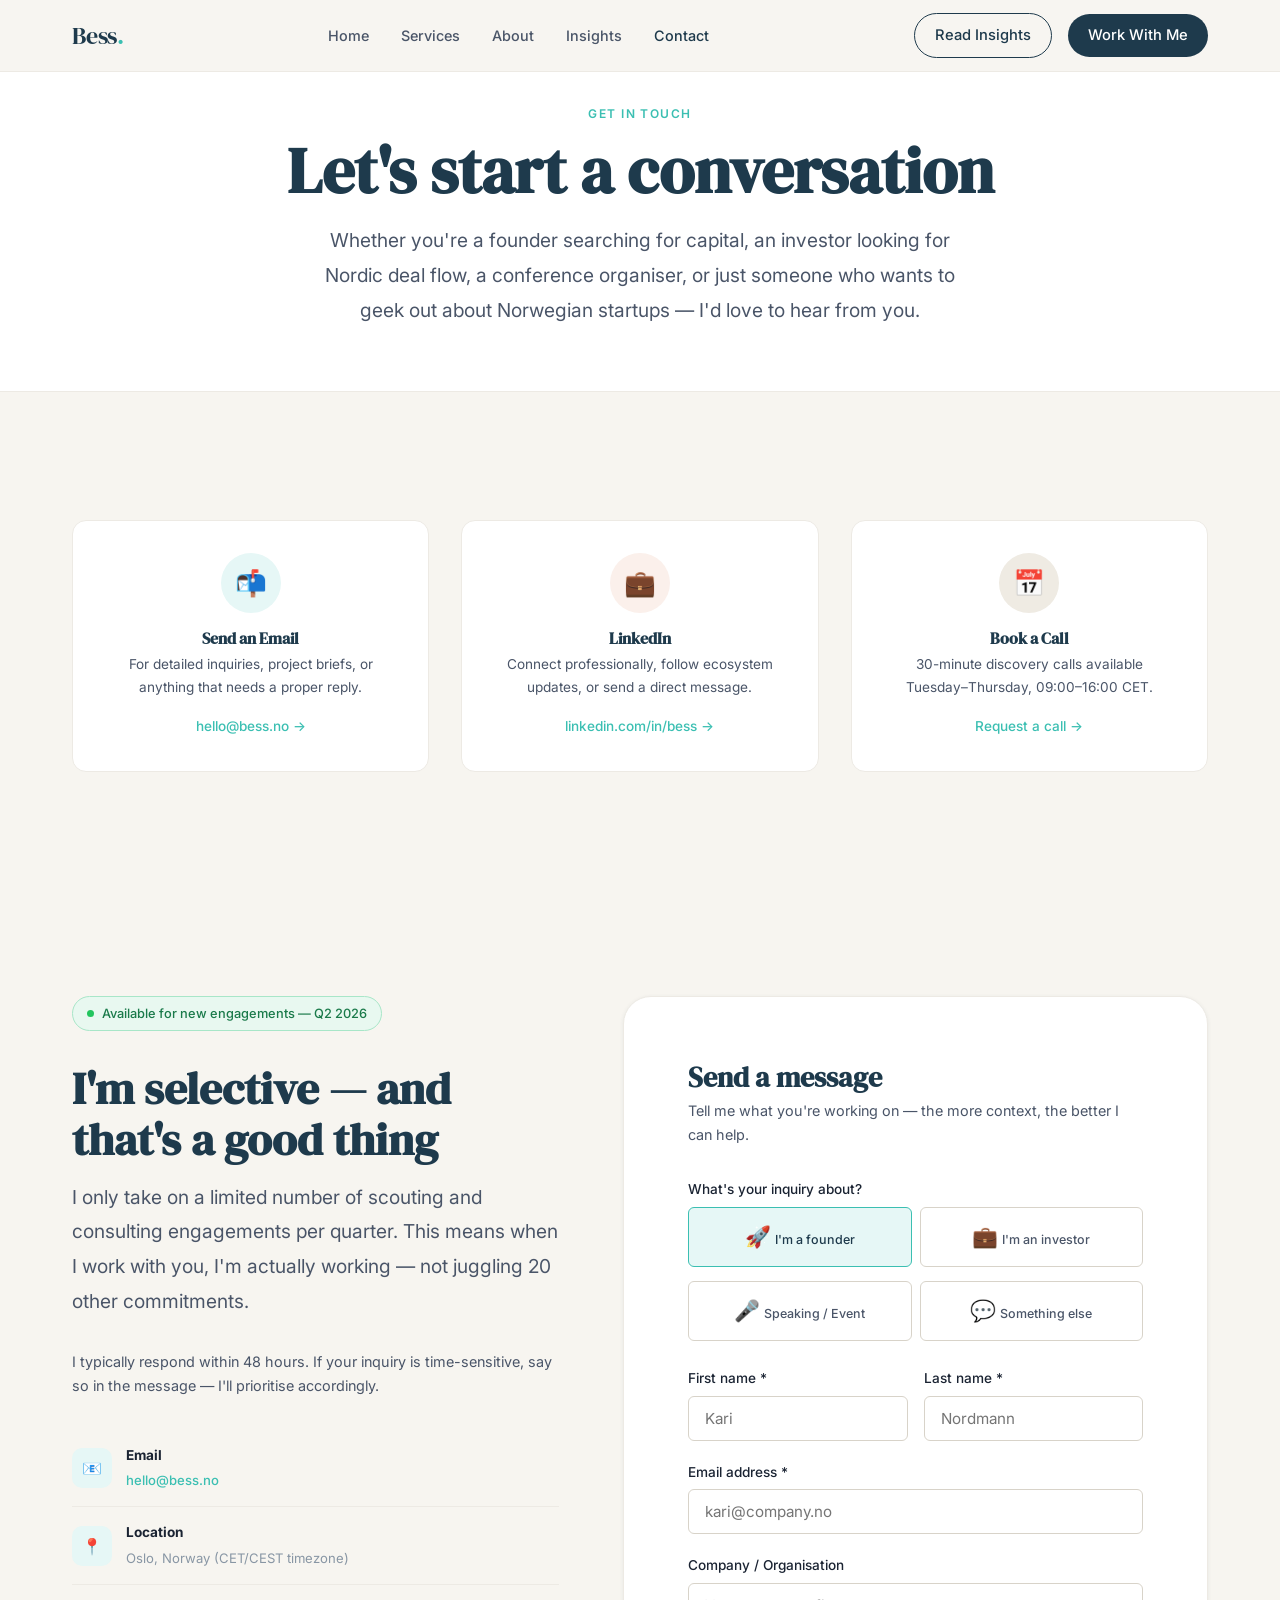
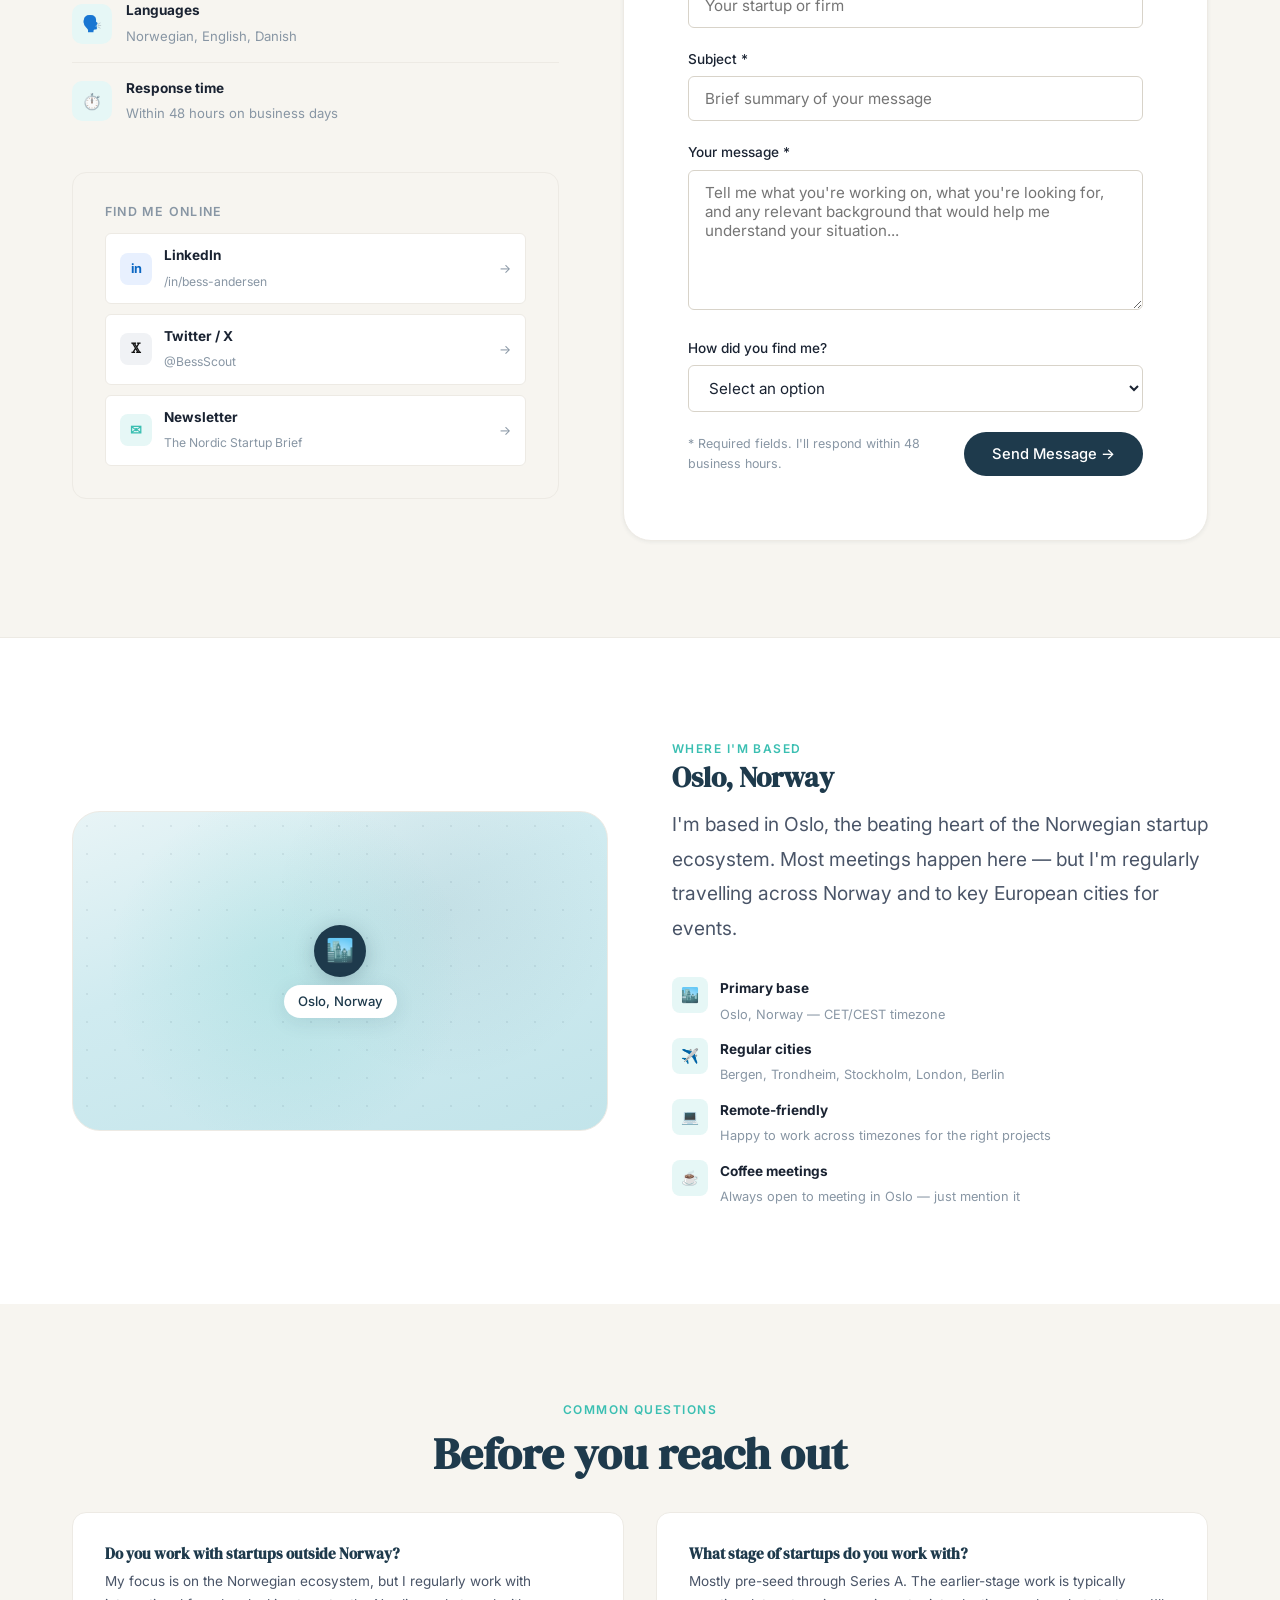
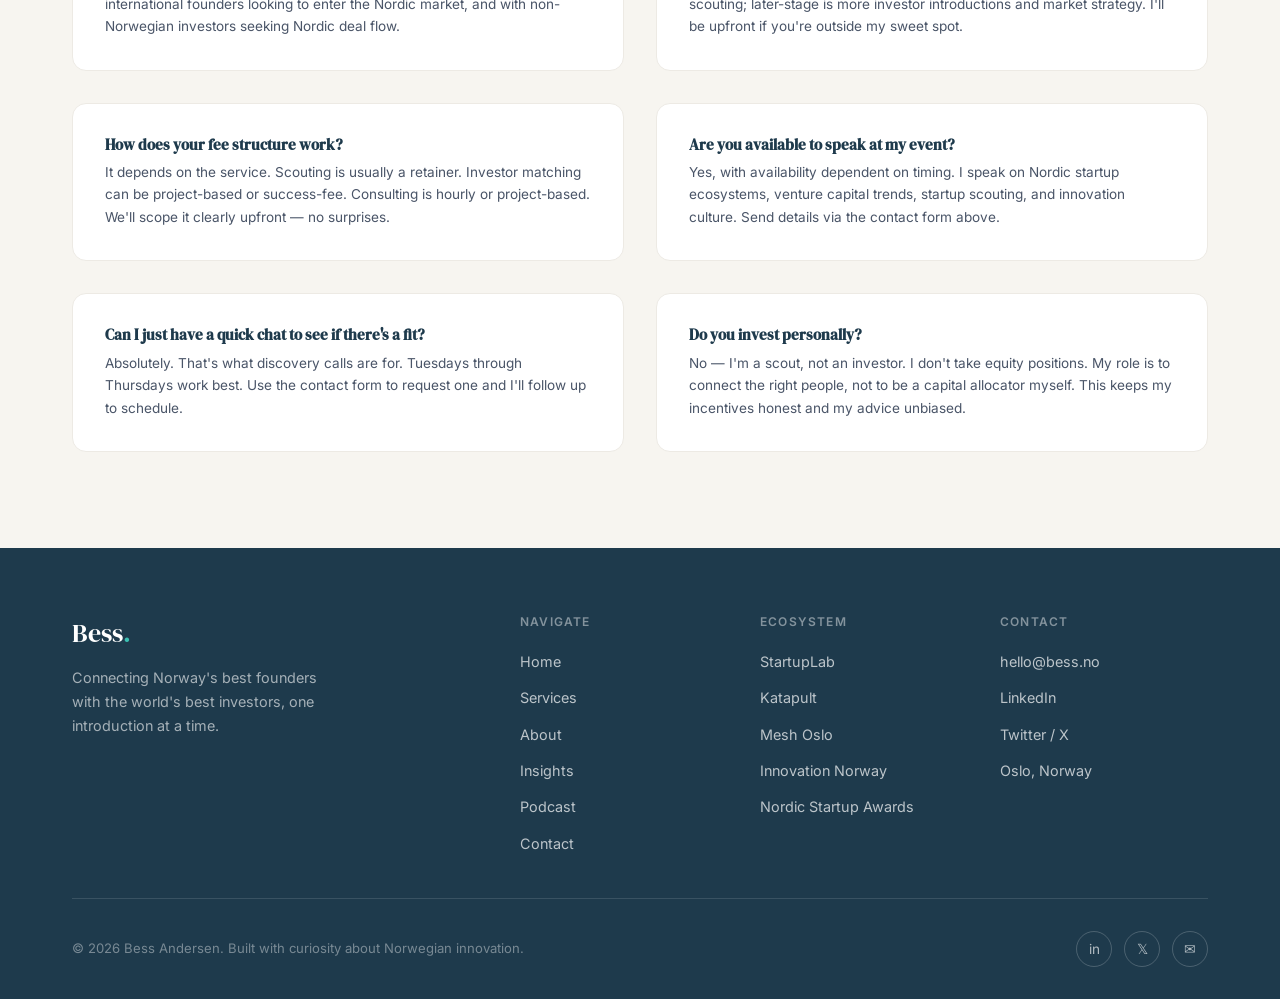
<file: olluri/contact.html>
<!DOCTYPE html>
<html lang="en">
<head>
  <meta charset="UTF-8" />
  <meta name="viewport" content="width=device-width, initial-scale=1.0" />
  <title>Contact Bess — Nordic Startup Scout</title>
  <meta name="description" content="Get in touch with Bess, startup scout and ecosystem connector based in Oslo. Whether you're a founder, investor, or speaker booker — let's talk." />
  <link rel="stylesheet" href="style.css" />
  <style>

    /* Contact page styles */
    .contact-hero {
      padding: calc(var(--nav-height) + var(--gap-md)) 0 var(--gap-lg);
      background: var(--white);
      border-bottom: 1px solid var(--border-light);
      text-align: center;
    }
    .contact-hero .label { display: block; margin-bottom: 10px; }
    .contact-hero h1 { margin-bottom: 16px; }
    .contact-hero p   { margin: 0 auto; max-width: 55ch; }

    /* Contact options cards (top section) */
    .contact-options {
      display: grid;
      grid-template-columns: repeat(3, 1fr);
      gap: var(--gap-md);
      margin: var(--gap-lg) 0;
    }
    .contact-option {
      background: var(--white);
      border-radius: var(--radius);
      border: 1px solid var(--border-light);
      padding: var(--gap-md);
      text-align: center;
      transition: all 0.25s var(--ease);
    }
    .contact-option:hover {
      box-shadow: var(--shadow);
      transform: translateY(-4px);
      border-color: var(--teal-mid);
    }
    .contact-option-icon {
      width: 60px; height: 60px;
      border-radius: 50%;
      display: flex; align-items: center; justify-content: center;
      font-size: 1.6rem;
      margin: 0 auto 16px;
    }
    .contact-option h4 { margin-bottom: 6px; font-size: 1rem; }
    .contact-option p  { font-size: 0.85rem; margin-bottom: 14px; }
    .contact-option a.option-link {
      font-size: 0.85rem;
      font-weight: 500;
      color: var(--teal);
      display: inline-flex;
      align-items: center;
      gap: 4px;
    }
    .contact-option a.option-link:hover { color: var(--primary); }

    /* Main contact layout */
    .contact-main {
      display: grid;
      grid-template-columns: 1fr 1.2fr;
      gap: var(--gap-lg);
      align-items: start;
    }

    /* Contact info side */
    .contact-info h2 { margin-bottom: 14px; }
    .contact-info .lead { margin-bottom: var(--gap-md); }

    .contact-details { margin-bottom: var(--gap-md); }
    .contact-detail-item {
      display: flex;
      align-items: center;
      gap: 14px;
      padding: 14px 0;
      border-bottom: 1px solid var(--border-light);
    }
    .contact-detail-item:last-child { border-bottom: none; }
    .cd-icon {
      width: 40px; height: 40px;
      border-radius: 10px;
      background: var(--teal-light);
      display: flex; align-items: center; justify-content: center;
      font-size: 1rem;
      flex-shrink: 0;
    }
    .cd-text strong { display: block; font-size: 0.85rem; color: var(--text); }
    .cd-text span   { font-size: 0.82rem; color: var(--text-muted); }
    .cd-text a {
      font-size: 0.82rem;
      color: var(--teal);
      font-weight: 500;
    }

    /* Social links panel */
    .social-panel {
      background: var(--bg);
      border-radius: var(--radius);
      border: 1px solid var(--border-light);
      padding: var(--gap-md);
      margin-top: var(--gap-md);
    }
    .social-panel h4 {
      font-family: 'Inter', sans-serif;
      font-size: 0.78rem;
      font-weight: 600;
      text-transform: uppercase;
      letter-spacing: 0.1em;
      color: var(--text-muted);
      margin-bottom: 14px;
    }
    .social-panel-links { display: flex; flex-direction: column; gap: 10px; }
    .social-panel-item {
      display: flex;
      align-items: center;
      gap: 12px;
      padding: 10px 14px;
      background: var(--white);
      border-radius: var(--radius-sm);
      border: 1px solid var(--border-light);
      transition: all 0.2s;
      text-decoration: none;
    }
    .social-panel-item:hover {
      border-color: var(--teal-mid);
      box-shadow: var(--shadow-sm);
    }
    .spi-icon {
      width: 32px; height: 32px;
      border-radius: 8px;
      display: flex; align-items: center; justify-content: center;
      font-size: 0.9rem;
      font-weight: 700;
      flex-shrink: 0;
    }
    .spi-text strong { display: block; font-size: 0.85rem; color: var(--text); }
    .spi-text span   { font-size: 0.76rem; color: var(--text-muted); }
    .spi-arrow { margin-left: auto; color: var(--text-muted); font-size: 0.8rem; }

    /* Availability indicator */
    .availability-badge {
      display: inline-flex;
      align-items: center;
      gap: 8px;
      background: #E8F8F0;
      border: 1px solid #A8E6C8;
      border-radius: 100px;
      padding: 6px 14px;
      font-size: 0.8rem;
      font-weight: 500;
      color: #1A7A4A;
      margin-bottom: var(--gap-md);
    }
    .availability-dot {
      width: 7px; height: 7px;
      border-radius: 50%;
      background: #22c55e;
      animation: pulse 2.5s ease-in-out infinite;
    }
    @keyframes pulse {
      0%, 100% { opacity: 1; transform: scale(1); }
      50%       { opacity: 0.5; transform: scale(0.7); }
    }

    /* Form side */
    .contact-form-card {
      background: var(--white);
      border-radius: var(--radius-lg);
      border: 1px solid var(--border-light);
      padding: var(--gap-lg);
      box-shadow: var(--shadow-sm);
    }
    .contact-form-card h3 { margin-bottom: 6px; }
    .contact-form-card > p { font-size: 0.9rem; margin-bottom: var(--gap-md); }

    .form-row { display: grid; grid-template-columns: 1fr 1fr; gap: var(--gap-sm); }

    /* Inquiry type selector */
    .inquiry-select {
      display: grid;
      grid-template-columns: repeat(2, 1fr);
      gap: 8px;
      margin-bottom: 20px;
    }
    .inquiry-option {
      position: relative;
    }
    .inquiry-option input[type="radio"] {
      position: absolute;
      opacity: 0;
      pointer-events: none;
    }
    .inquiry-label {
      display: flex;
      flex-direction: column;
      align-items: center;
      gap: 6px;
      padding: 12px;
      border: 1.5px solid var(--border);
      border-radius: var(--radius-sm);
      cursor: pointer;
      transition: all 0.2s;
      text-align: center;
    }
    .inquiry-label .il-icon { font-size: 1.3rem; }
    .inquiry-label .il-text {
      font-size: 0.78rem;
      font-weight: 500;
      color: var(--text-mid);
    }
    .inquiry-option input[type="radio"]:checked + .inquiry-label {
      border-color: var(--teal);
      background: var(--teal-light);
    }
    .inquiry-option input[type="radio"]:checked + .inquiry-label .il-text {
      color: var(--primary);
    }
    .inquiry-label:hover {
      border-color: var(--teal-mid);
      background: var(--teal-light);
    }

    .form-submit-row {
      display: flex;
      align-items: center;
      justify-content: space-between;
      gap: var(--gap-sm);
      margin-top: 6px;
    }
    .form-note { font-size: 0.78rem; color: var(--text-muted); }

    /* Success state */
    .form-success {
      display: none;
      text-align: center;
      padding: var(--gap-lg);
    }
    .form-success-icon {
      font-size: 3rem;
      margin-bottom: 16px;
      display: block;
    }
    .form-success h3 { margin-bottom: 10px; }
    .form-success p  { font-size: 0.9rem; max-width: 40ch; margin: 0 auto; }

    /* Map-like location card */
    .location-section { background: var(--white); border-top: 1px solid var(--border-light); }
    .location-inner {
      display: grid;
      grid-template-columns: 1fr 1fr;
      gap: var(--gap-lg);
      align-items: center;
    }
    .location-map {
      height: 320px;
      border-radius: var(--radius-lg);
      background: linear-gradient(160deg, #E8F4F6 0%, #D0EBF0 40%, #C2E4EA 100%);
      display: flex;
      align-items: center;
      justify-content: center;
      position: relative;
      overflow: hidden;
      border: 1px solid var(--border-light);
    }
    .location-map::before {
      content: '';
      position: absolute;
      inset: 0;
      background:
        radial-gradient(circle at 40% 50%, rgba(59,191,178,0.15) 0%, transparent 50%),
        radial-gradient(circle at 70% 30%, rgba(30,58,76,0.06) 0%, transparent 40%);
    }
    .map-pin {
      position: relative;
      display: flex;
      flex-direction: column;
      align-items: center;
      gap: 8px;
      z-index: 1;
    }
    .map-pin-icon {
      width: 52px; height: 52px;
      border-radius: 50%;
      background: var(--primary);
      display: flex; align-items: center; justify-content: center;
      font-size: 1.4rem;
      box-shadow: 0 4px 20px rgba(30,58,76,0.25);
    }
    .map-pin-label {
      background: var(--white);
      border-radius: 100px;
      padding: 6px 14px;
      font-size: 0.82rem;
      font-weight: 500;
      color: var(--primary);
      box-shadow: var(--shadow);
      white-space: nowrap;
    }
    .map-dots {
      position: absolute;
      inset: 0;
      background-image: radial-gradient(circle, rgba(30,58,76,0.08) 1px, transparent 1px);
      background-size: 28px 28px;
    }

    .location-info h3 { margin-bottom: 14px; }
    .location-info .lead { margin-bottom: var(--gap-md); }
    .location-details { display: flex; flex-direction: column; gap: 12px; }
    .ld-item {
      display: flex; align-items: flex-start; gap: 12px;
    }
    .ld-icon {
      width: 36px; height: 36px;
      border-radius: 8px;
      background: var(--teal-light);
      display: flex; align-items: center; justify-content: center;
      font-size: 0.9rem;
      flex-shrink: 0;
    }
    .ld-text strong { display: block; font-size: 0.85rem; color: var(--text); }
    .ld-text span   { font-size: 0.8rem; color: var(--text-muted); }

    /* FAQ */
    .faq-section { }
    .faq-grid { display: grid; grid-template-columns: repeat(2, 1fr); gap: var(--gap-md); }
    .faq-item {
      background: var(--white);
      border: 1px solid var(--border-light);
      border-radius: var(--radius);
      padding: var(--gap-md);
    }
    .faq-item h4 { font-size: 0.95rem; margin-bottom: 8px; }
    .faq-item p  { font-size: 0.85rem; }

    @media (max-width: 900px) {
      .contact-main { grid-template-columns: 1fr; }
      .contact-options { grid-template-columns: 1fr; }
      .location-inner { grid-template-columns: 1fr; }
      .faq-grid { grid-template-columns: 1fr; }
      .form-row { grid-template-columns: 1fr; }
    }
    @media (max-width: 600px) {
      .contact-form-card { padding: var(--gap-md); }
      .inquiry-select { grid-template-columns: repeat(2, 1fr); }
      .form-submit-row { flex-direction: column; align-items: flex-start; }
    }
  </style>
</head>
<body>

  <!-- ========== NAVIGATION ========== -->
  <nav class="nav" id="nav">
    <div class="nav-inner">
      <a href="index.html" class="nav-logo">Bess<span>.</span></a>
      <ul class="nav-links">
        <li><a href="index.html">Home</a></li>
        <li><a href="services.html">Services</a></li>
        <li><a href="about.html">About</a></li>
        <li><a href="blog.html">Insights</a></li>
        <li><a href="contact.html" class="active">Contact</a></li>
      </ul>
      <div class="nav-cta">
        <a href="blog.html" class="btn btn-outline" style="padding: 9px 20px;">Read Insights</a>
        <a href="contact.html" class="btn btn-primary" style="padding: 9px 20px;">Work With Me</a>
      </div>
      <button class="nav-toggle" id="navToggle" aria-label="Toggle menu">
        <span></span><span></span><span></span>
      </button>
    </div>
  </nav>

  <!-- ========== HERO ========== -->
  <section class="contact-hero">
    <div class="container">
      <span class="label">Get in touch</span>
      <h1>Let's start a conversation</h1>
      <p class="lead">
        Whether you're a founder searching for capital, an investor looking for Nordic deal flow, a conference organiser, or just someone who wants to geek out about Norwegian startups — I'd love to hear from you.
      </p>
    </div>
  </section>

  <!-- ========== CONTACT OPTIONS ========== -->
  <section class="section-sm" style="background: var(--bg);">
    <div class="container">
      <div class="contact-options">
        <div class="contact-option">
          <div class="contact-option-icon" style="background: var(--teal-light);">📬</div>
          <h4>Send an Email</h4>
          <p>For detailed inquiries, project briefs, or anything that needs a proper reply.</p>
          <a href="mailto:hello@bess.no" class="option-link">hello@bess.no →</a>
        </div>
        <div class="contact-option">
          <div class="contact-option-icon" style="background: var(--warm-light);">💼</div>
          <h4>LinkedIn</h4>
          <p>Connect professionally, follow ecosystem updates, or send a direct message.</p>
          <a href="#" class="option-link">linkedin.com/in/bess →</a>
        </div>
        <div class="contact-option">
          <div class="contact-option-icon" style="background: var(--surface);">📅</div>
          <h4>Book a Call</h4>
          <p>30-minute discovery calls available Tuesday–Thursday, 09:00–16:00 CET.</p>
          <a href="#contact-form" class="option-link">Request a call →</a>
        </div>
      </div>
    </div>
  </section>

  <!-- ========== MAIN CONTACT SECTION ========== -->
  <section class="section" id="contact-form">
    <div class="container">
      <div class="contact-main">

        <!-- Left: Info -->
        <div class="contact-info">
          <div class="availability-badge">
            <span class="availability-dot"></span>
            Available for new engagements — Q2 2026
          </div>
          <h2>I'm selective — and that's a good thing</h2>
          <p class="lead">
            I only take on a limited number of scouting and consulting engagements per quarter. This means when I work with you, I'm actually working — not juggling 20 other commitments.
          </p>
          <p style="color: var(--text-mid); margin-bottom: var(--gap-md); font-size: 0.9rem;">
            I typically respond within 48 hours. If your inquiry is time-sensitive, say so in the message — I'll prioritise accordingly.
          </p>

          <div class="contact-details">
            <div class="contact-detail-item">
              <div class="cd-icon">📧</div>
              <div class="cd-text">
                <strong>Email</strong>
                <a href="mailto:hello@bess.no">hello@bess.no</a>
              </div>
            </div>
            <div class="contact-detail-item">
              <div class="cd-icon">📍</div>
              <div class="cd-text">
                <strong>Location</strong>
                <span>Oslo, Norway (CET/CEST timezone)</span>
              </div>
            </div>
            <div class="contact-detail-item">
              <div class="cd-icon">🗣️</div>
              <div class="cd-text">
                <strong>Languages</strong>
                <span>Norwegian, English, Danish</span>
              </div>
            </div>
            <div class="contact-detail-item">
              <div class="cd-icon">⏱️</div>
              <div class="cd-text">
                <strong>Response time</strong>
                <span>Within 48 hours on business days</span>
              </div>
            </div>
          </div>

          <div class="social-panel">
            <h4>Find me online</h4>
            <div class="social-panel-links">
              <a href="#" class="social-panel-item">
                <div class="spi-icon" style="background: #E8F0FE; color: #0A66C2; font-size: 0.8rem;">in</div>
                <div class="spi-text">
                  <strong>LinkedIn</strong>
                  <span>/in/bess-andersen</span>
                </div>
                <span class="spi-arrow">→</span>
              </a>
              <a href="#" class="social-panel-item">
                <div class="spi-icon" style="background: #F0F2F5; color: #111; font-size: 0.75rem; font-family: serif;">𝕏</div>
                <div class="spi-text">
                  <strong>Twitter / X</strong>
                  <span>@BessScout</span>
                </div>
                <span class="spi-arrow">→</span>
              </a>
              <a href="#" class="social-panel-item">
                <div class="spi-icon" style="background: var(--teal-light); color: var(--teal);">✉</div>
                <div class="spi-text">
                  <strong>Newsletter</strong>
                  <span>The Nordic Startup Brief</span>
                </div>
                <span class="spi-arrow">→</span>
              </a>
            </div>
          </div>
        </div>

        <!-- Right: Form -->
        <div>
          <div class="contact-form-card" id="formWrapper">
            <h3>Send a message</h3>
            <p>Tell me what you're working on — the more context, the better I can help.</p>

            <!-- Inquiry type -->
            <div class="form-group">
              <label>What's your inquiry about?</label>
              <div class="inquiry-select">
                <div class="inquiry-option">
                  <input type="radio" name="inquiry" id="inq-founder" value="founder" checked />
                  <label class="inquiry-label" for="inq-founder">
                    <span class="il-icon">🚀</span>
                    <span class="il-text">I'm a founder</span>
                  </label>
                </div>
                <div class="inquiry-option">
                  <input type="radio" name="inquiry" id="inq-investor" value="investor" />
                  <label class="inquiry-label" for="inq-investor">
                    <span class="il-icon">💼</span>
                    <span class="il-text">I'm an investor</span>
                  </label>
                </div>
                <div class="inquiry-option">
                  <input type="radio" name="inquiry" id="inq-speaking" value="speaking" />
                  <label class="inquiry-label" for="inq-speaking">
                    <span class="il-icon">🎤</span>
                    <span class="il-text">Speaking / Event</span>
                  </label>
                </div>
                <div class="inquiry-option">
                  <input type="radio" name="inquiry" id="inq-other" value="other" />
                  <label class="inquiry-label" for="inq-other">
                    <span class="il-icon">💬</span>
                    <span class="il-text">Something else</span>
                  </label>
                </div>
              </div>
            </div>

            <form id="contactForm" onsubmit="handleContactSubmit(event)">
              <div class="form-row">
                <div class="form-group">
                  <label for="firstName">First name *</label>
                  <input type="text" id="firstName" placeholder="Kari" required />
                </div>
                <div class="form-group">
                  <label for="lastName">Last name *</label>
                  <input type="text" id="lastName" placeholder="Nordmann" required />
                </div>
              </div>

              <div class="form-group">
                <label for="email">Email address *</label>
                <input type="email" id="email" placeholder="kari@company.no" required />
              </div>

              <div class="form-group">
                <label for="company">Company / Organisation</label>
                <input type="text" id="company" placeholder="Your startup or firm" />
              </div>

              <div class="form-group">
                <label for="subject">Subject *</label>
                <input type="text" id="subject" placeholder="Brief summary of your message" required />
              </div>

              <div class="form-group">
                <label for="message">Your message *</label>
                <textarea id="message" placeholder="Tell me what you're working on, what you're looking for, and any relevant background that would help me understand your situation..." required></textarea>
              </div>

              <div class="form-group">
                <label for="howFound">How did you find me?</label>
                <select id="howFound">
                  <option value="" disabled selected>Select an option</option>
                  <option>LinkedIn</option>
                  <option>Twitter / X</option>
                  <option>A friend or colleague</option>
                  <option>Google search</option>
                  <option>At an event</option>
                  <option>My newsletter</option>
                  <option>Other</option>
                </select>
              </div>

              <div class="form-submit-row">
                <p class="form-note">* Required fields. I'll respond within 48 business hours.</p>
                <button type="submit" class="btn btn-primary">Send Message →</button>
              </div>
            </form>

            <div class="form-success" id="formSuccess">
              <span class="form-success-icon">🎉</span>
              <h3>Message sent!</h3>
              <p>Thanks for reaching out. I'll be back in touch within 48 business hours.</p>
              <a href="blog.html" class="btn btn-outline mt-md" style="margin-top: 20px;">Read some Insights while you wait</a>
            </div>
          </div>
        </div>

      </div>
    </div>
  </section>

  <!-- ========== LOCATION ========== -->
  <section class="section location-section">
    <div class="container">
      <div class="location-inner">
        <div class="location-map">
          <div class="map-dots"></div>
          <div class="map-pin">
            <div class="map-pin-icon">🏙️</div>
            <div class="map-pin-label">Oslo, Norway</div>
          </div>
        </div>
        <div class="location-info">
          <span class="label">Where I'm based</span>
          <h3>Oslo, Norway</h3>
          <p class="lead">
            I'm based in Oslo, the beating heart of the Norwegian startup ecosystem. Most meetings happen here — but I'm regularly travelling across Norway and to key European cities for events.
          </p>
          <div class="location-details">
            <div class="ld-item">
              <div class="ld-icon">🏙️</div>
              <div class="ld-text">
                <strong>Primary base</strong>
                <span>Oslo, Norway — CET/CEST timezone</span>
              </div>
            </div>
            <div class="ld-item">
              <div class="ld-icon">✈️</div>
              <div class="ld-text">
                <strong>Regular cities</strong>
                <span>Bergen, Trondheim, Stockholm, London, Berlin</span>
              </div>
            </div>
            <div class="ld-item">
              <div class="ld-icon">💻</div>
              <div class="ld-text">
                <strong>Remote-friendly</strong>
                <span>Happy to work across timezones for the right projects</span>
              </div>
            </div>
            <div class="ld-item">
              <div class="ld-icon">☕</div>
              <div class="ld-text">
                <strong>Coffee meetings</strong>
                <span>Always open to meeting in Oslo — just mention it</span>
              </div>
            </div>
          </div>
        </div>
      </div>
    </div>
  </section>

  <!-- ========== FAQ ========== -->
  <section class="section faq-section" style="background: var(--bg);">
    <div class="container">
      <div class="section-header text-center">
        <span class="label">Common questions</span>
        <h2>Before you reach out</h2>
      </div>
      <div class="faq-grid" style="margin-top: var(--gap-md);">
        <div class="faq-item">
          <h4>Do you work with startups outside Norway?</h4>
          <p>My focus is on the Norwegian ecosystem, but I regularly work with international founders looking to enter the Nordic market, and with non-Norwegian investors seeking Nordic deal flow.</p>
        </div>
        <div class="faq-item">
          <h4>What stage of startups do you work with?</h4>
          <p>Mostly pre-seed through Series A. The earlier-stage work is typically scouting; later-stage is more investor introductions and market strategy. I'll be upfront if you're outside my sweet spot.</p>
        </div>
        <div class="faq-item">
          <h4>How does your fee structure work?</h4>
          <p>It depends on the service. Scouting is usually a retainer. Investor matching can be project-based or success-fee. Consulting is hourly or project-based. We'll scope it clearly upfront — no surprises.</p>
        </div>
        <div class="faq-item">
          <h4>Are you available to speak at my event?</h4>
          <p>Yes, with availability dependent on timing. I speak on Nordic startup ecosystems, venture capital trends, startup scouting, and innovation culture. Send details via the contact form above.</p>
        </div>
        <div class="faq-item">
          <h4>Can I just have a quick chat to see if there's a fit?</h4>
          <p>Absolutely. That's what discovery calls are for. Tuesdays through Thursdays work best. Use the contact form to request one and I'll follow up to schedule.</p>
        </div>
        <div class="faq-item">
          <h4>Do you invest personally?</h4>
          <p>No — I'm a scout, not an investor. I don't take equity positions. My role is to connect the right people, not to be a capital allocator myself. This keeps my incentives honest and my advice unbiased.</p>
        </div>
      </div>
    </div>
  </section>

  <!-- ========== FOOTER ========== -->
  <footer class="footer">
    <div class="container">
      <div class="footer-grid">
        <div class="footer-brand">
          <div class="footer-logo">Bess<span>.</span></div>
          <p>Connecting Norway's best founders with the world's best investors, one introduction at a time.</p>
        </div>
        <div class="footer-col">
          <h5>Navigate</h5>
          <ul>
            <li><a href="index.html">Home</a></li>
            <li><a href="services.html">Services</a></li>
            <li><a href="about.html">About</a></li>
            <li><a href="blog.html">Insights</a></li>
            <li><a href="podcast.html">Podcast</a></li>
        <li><a href="contact.html">Contact</a></li>
          </ul>
        </div>
        <div class="footer-col">
          <h5>Ecosystem</h5>
          <ul>
            <li><a href="#">StartupLab</a></li>
            <li><a href="#">Katapult</a></li>
            <li><a href="#">Mesh Oslo</a></li>
            <li><a href="#">Innovation Norway</a></li>
            <li><a href="#">Nordic Startup Awards</a></li>
          </ul>
        </div>
        <div class="footer-col">
          <h5>Contact</h5>
          <ul>
            <li><a href="mailto:hello@bess.no">hello@bess.no</a></li>
            <li><a href="#">LinkedIn</a></li>
            <li><a href="#">Twitter / X</a></li>
            <li><a href="#">Oslo, Norway</a></li>
          </ul>
        </div>
      </div>
      <div class="footer-bottom">
        <p>© 2026 Bess Andersen. Built with curiosity about Norwegian innovation.</p>
        <div class="social-links">
          <a href="#" class="social-link" aria-label="LinkedIn">in</a>
          <a href="#" class="social-link" aria-label="Twitter">𝕏</a>
          <a href="#" class="social-link" aria-label="Email">✉</a>
        </div>
      </div>
    </div>
  </footer>

  <script>
    const nav = document.getElementById('nav');
    window.addEventListener('scroll', () => nav.classList.toggle('scrolled', window.scrollY > 10));
    document.getElementById('navToggle').addEventListener('click', () => nav.classList.toggle('open'));

    function handleContactSubmit(e) {
      e.preventDefault();
      // Simulate form submission
      document.getElementById('contactForm').style.display = 'none';
      document.getElementById('formSuccess').style.display = 'block';
      document.querySelector('.contact-form-card h3').style.display = 'none';
      document.querySelector('.contact-form-card > p').style.display = 'none';
      document.querySelector('.inquiry-select').parentElement.style.display = 'none';
    }
  </script>
</body>
</html>
</file>
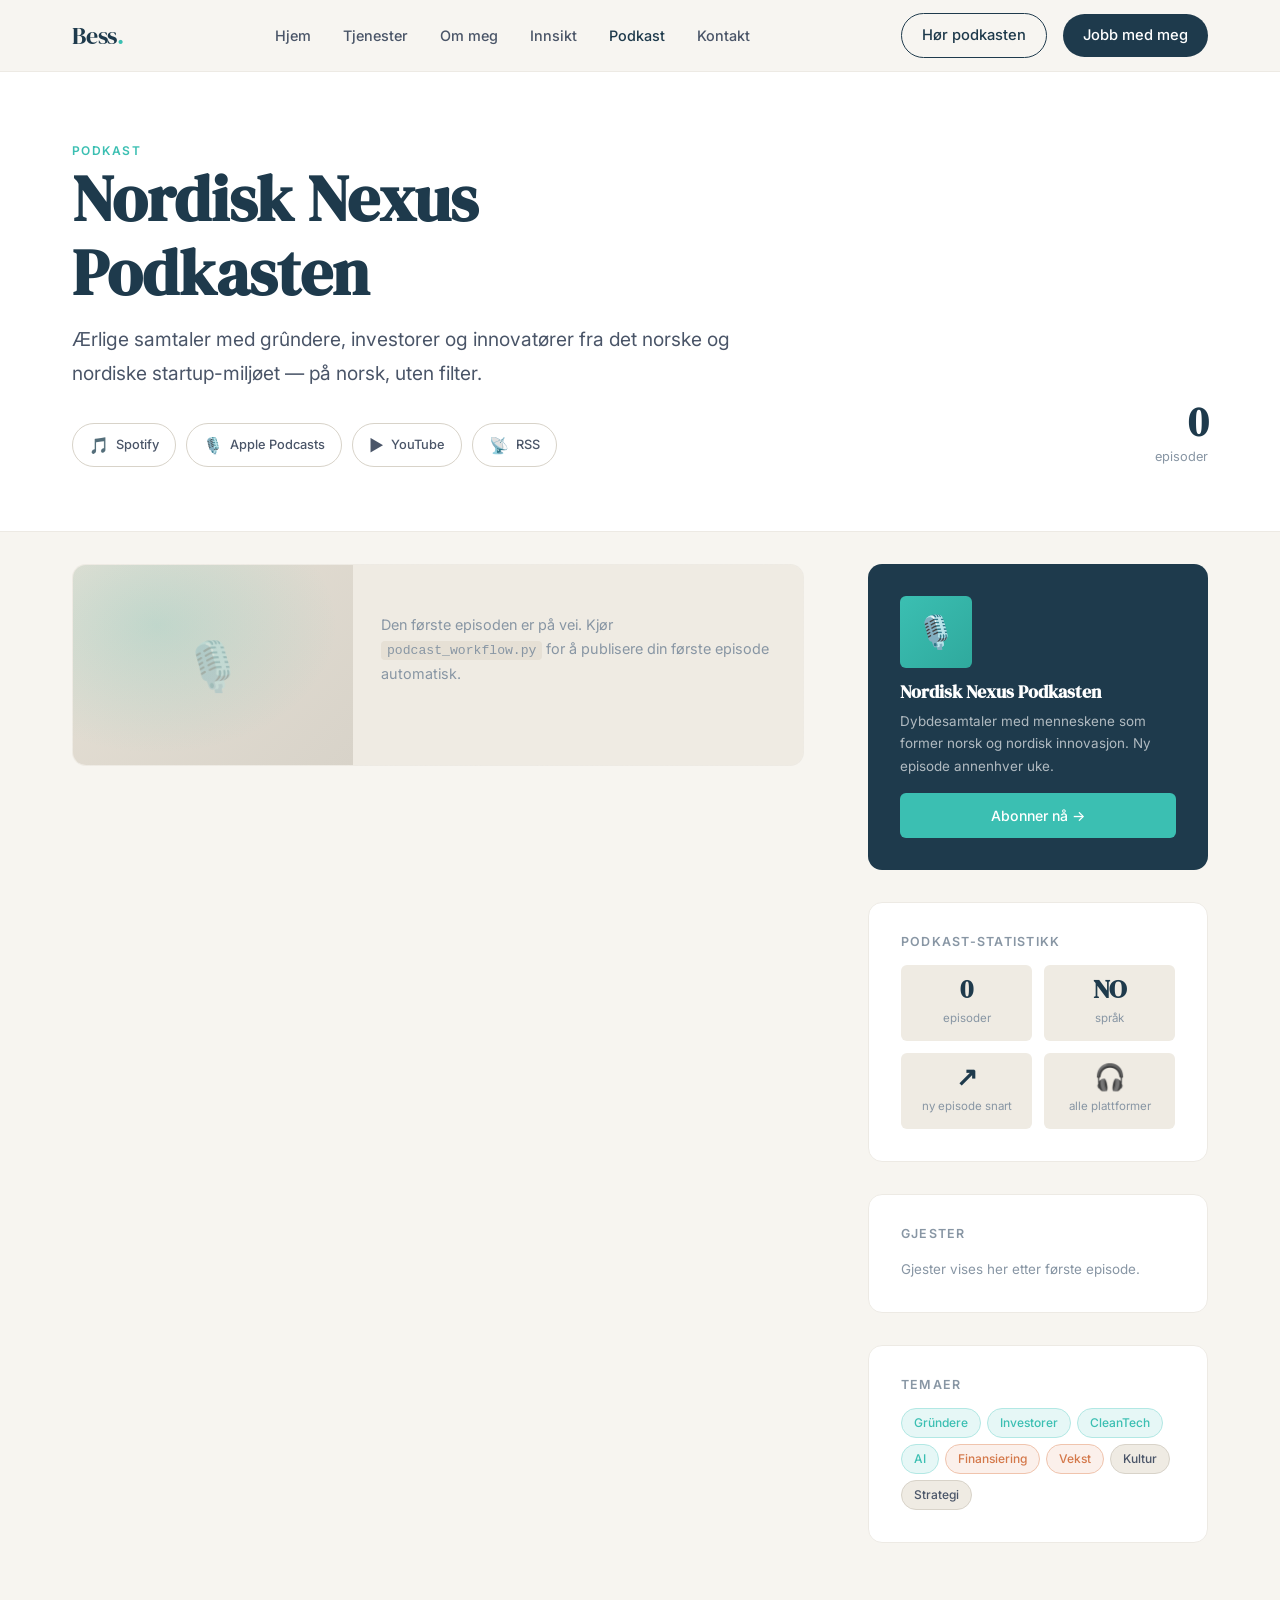
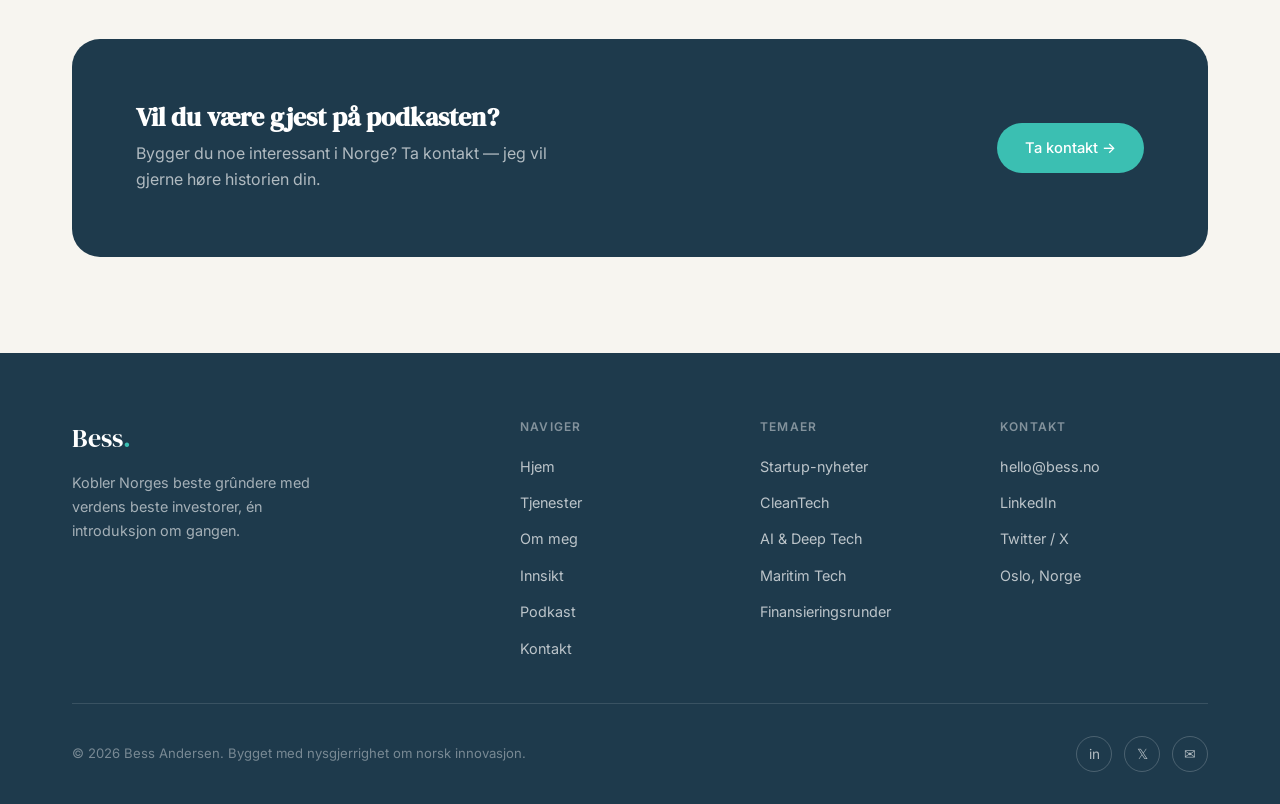
<file: olluri/podcast.html>
<!DOCTYPE html>
<html lang="no">
<head>
  <meta charset="UTF-8" />
  <meta name="viewport" content="width=device-width, initial-scale=1.0" />
  <title>Podkast — Bess, Nordic Startup Scout</title>
  <meta name="description" content="Samtaler med grûndere, investorer og innovatører fra det norske og nordiske startup-miljøet." />
  <link rel="stylesheet" href="style.css" />
  <style>

    /* Podcast hero */
    .podcast-hero {
      padding: calc(var(--nav-height) + var(--gap-lg)) 0 var(--gap-lg);
      background: var(--white);
      border-bottom: 1px solid var(--border-light);
    }
    .podcast-hero-inner {
      display: grid;
      grid-template-columns: 1fr auto;
      gap: var(--gap-lg);
      align-items: end;
    }
    .podcast-hero h1 { margin-bottom: 12px; }
    .podcast-hero .lead { max-width: 60ch; }

    .podcast-stat {
      display: flex;
      flex-direction: column;
      align-items: flex-end;
      gap: 4px;
    }
    .podcast-stat strong {
      font-family: 'DM Serif Display', serif;
      font-size: 2.5rem;
      color: var(--primary);
      line-height: 1;
    }
    .podcast-stat span {
      font-size: 0.8rem;
      color: var(--text-muted);
    }

    /* Platform badges */
    .platform-links {
      display: flex;
      gap: 10px;
      flex-wrap: wrap;
      margin-top: var(--gap-md);
    }
    .platform-badge {
      display: inline-flex;
      align-items: center;
      gap: 7px;
      padding: 8px 16px;
      border-radius: 100px;
      font-size: 0.8rem;
      font-weight: 500;
      border: 1.5px solid var(--border);
      color: var(--text-mid);
      transition: all 0.2s;
      background: var(--white);
    }
    .platform-badge:hover {
      border-color: var(--primary);
      color: var(--primary);
      transform: translateY(-1px);
    }
    .platform-badge-icon { font-size: 1rem; }

    /* Episode list */
    .episode-list {
      display: flex;
      flex-direction: column;
      gap: var(--gap-md);
    }

    /* Episode card */
    .episode-card {
      background: var(--white);
      border-radius: var(--radius);
      border: 1px solid var(--border-light);
      overflow: hidden;
      box-shadow: var(--shadow-sm);
      transition: box-shadow 0.25s var(--ease);
    }
    .episode-card:hover {
      box-shadow: var(--shadow);
    }

    .episode-header {
      display: grid;
      grid-template-columns: 280px 1fr;
      min-height: 200px;
    }

    .episode-thumbnail {
      position: relative;
      display: flex;
      align-items: center;
      justify-content: center;
      font-size: 4rem;
      cursor: pointer;
      overflow: hidden;
      background: linear-gradient(135deg, var(--primary) 0%, var(--primary-light) 100%);
    }
    .episode-thumbnail::after {
      content: '';
      position: absolute;
      inset: 0;
      background: radial-gradient(ellipse at 30% 30%, rgba(59,191,178,0.2) 0%, transparent 65%);
    }
    .episode-num {
      position: absolute;
      top: 14px;
      left: 14px;
      background: rgba(255,255,255,0.15);
      backdrop-filter: blur(8px);
      -webkit-backdrop-filter: blur(8px);
      border: 1px solid rgba(255,255,255,0.2);
      border-radius: 100px;
      padding: 4px 11px;
      font-size: 0.7rem;
      font-weight: 600;
      letter-spacing: 0.08em;
      color: var(--white);
      text-transform: uppercase;
      z-index: 1;
    }
    .play-btn {
      position: absolute;
      bottom: 14px;
      right: 14px;
      width: 44px;
      height: 44px;
      border-radius: 50%;
      background: var(--teal);
      border: none;
      display: flex;
      align-items: center;
      justify-content: center;
      cursor: pointer;
      z-index: 1;
      transition: transform 0.2s, background 0.2s;
      font-size: 1rem;
      color: var(--white);
    }
    .play-btn:hover {
      transform: scale(1.1);
      background: #2fa99d;
    }

    .episode-meta-panel {
      padding: 24px 28px;
      display: flex;
      flex-direction: column;
      justify-content: space-between;
    }
    .episode-top { }
    .episode-top .tag { margin-bottom: 12px; }
    .episode-title {
      font-size: 1.25rem;
      margin-bottom: 10px;
      line-height: 1.3;
    }
    .episode-desc {
      font-size: 0.88rem;
      margin-bottom: 0;
    }
    .episode-bottom {
      display: flex;
      align-items: center;
      justify-content: space-between;
      margin-top: 16px;
      flex-wrap: wrap;
      gap: 10px;
    }
    .episode-info {
      display: flex;
      align-items: center;
      gap: 14px;
    }
    .episode-info-item {
      display: flex;
      align-items: center;
      gap: 5px;
      font-size: 0.8rem;
      color: var(--text-muted);
    }
    .episode-info-icon { font-size: 0.85rem; }
    .episode-guest {
      display: flex;
      align-items: center;
      gap: 8px;
    }
    .guest-avatar {
      width: 32px;
      height: 32px;
      border-radius: 50%;
      background: linear-gradient(135deg, var(--teal-light), var(--teal-mid));
      display: flex;
      align-items: center;
      justify-content: center;
      font-size: 0.85rem;
      flex-shrink: 0;
    }
    .guest-info { }
    .guest-info strong {
      display: block;
      font-size: 0.82rem;
      color: var(--text);
    }
    .guest-info span {
      font-size: 0.74rem;
      color: var(--text-muted);
    }

    .episode-actions {
      display: flex;
      gap: 8px;
    }
    .action-btn {
      padding: 7px 16px;
      border-radius: 100px;
      font-size: 0.8rem;
      font-weight: 500;
      border: 1.5px solid var(--border);
      color: var(--text-mid);
      background: transparent;
      transition: all 0.2s;
      cursor: pointer;
      display: inline-flex;
      align-items: center;
      gap: 5px;
    }
    .action-btn:hover {
      border-color: var(--primary);
      color: var(--primary);
    }
    .action-btn.active {
      background: var(--primary);
      border-color: var(--primary);
      color: var(--white);
    }

    /* Video player */
    .episode-video {
      display: none;
      border-top: 1px solid var(--border-light);
      background: #000;
      aspect-ratio: 16 / 9;
      position: relative;
    }
    .episode-video.open { display: block; }
    .episode-video iframe {
      width: 100%;
      height: 100%;
      border: none;
      display: block;
    }
    .episode-video-placeholder {
      width: 100%;
      height: 100%;
      display: flex;
      align-items: center;
      justify-content: center;
      flex-direction: column;
      gap: 12px;
      background: var(--primary);
      color: rgba(255,255,255,0.5);
      font-size: 0.88rem;
      min-height: 300px;
    }
    .episode-video-placeholder .placeholder-icon { font-size: 3rem; opacity: 0.4; }

    /* Transcript */
    .episode-transcript {
      display: none;
      border-top: 1px solid var(--border-light);
      padding: var(--gap-md) 28px;
      background: var(--surface);
    }
    .episode-transcript.open { display: block; }
    .transcript-header {
      display: flex;
      align-items: center;
      justify-content: space-between;
      margin-bottom: 16px;
    }
    .transcript-header h4 {
      font-family: 'Inter', sans-serif;
      font-size: 0.78rem;
      font-weight: 600;
      text-transform: uppercase;
      letter-spacing: 0.1em;
      color: var(--text-muted);
    }
    .transcript-copy-btn {
      padding: 5px 12px;
      font-size: 0.76rem;
      border-radius: 100px;
      border: 1px solid var(--border);
      background: var(--white);
      color: var(--text-muted);
      cursor: pointer;
      transition: all 0.2s;
    }
    .transcript-copy-btn:hover { border-color: var(--primary); color: var(--primary); }

    .transcript-body {
      font-size: 0.9rem;
      line-height: 1.85;
      color: var(--text-mid);
      max-height: 360px;
      overflow-y: auto;
      padding-right: 8px;
    }
    .transcript-body::-webkit-scrollbar { width: 4px; }
    .transcript-body::-webkit-scrollbar-track { background: transparent; }
    .transcript-body::-webkit-scrollbar-thumb { background: var(--border); border-radius: 4px; }

    .transcript-segment {
      display: flex;
      gap: 14px;
      margin-bottom: 12px;
      align-items: baseline;
    }
    .transcript-time {
      font-size: 0.72rem;
      font-weight: 600;
      color: var(--teal);
      min-width: 42px;
      flex-shrink: 0;
      font-family: monospace;
    }
    .transcript-text { }

    /* Sidebar */
    .podcast-layout {
      display: grid;
      grid-template-columns: 1fr 340px;
      gap: var(--gap-lg);
      align-items: start;
    }
    .podcast-sidebar { position: sticky; top: 100px; }

    /* About show widget */
    .show-widget {
      background: var(--primary);
      border-radius: var(--radius);
      padding: var(--gap-md);
      margin-bottom: var(--gap-md);
      color: var(--white);
    }
    .show-widget-cover {
      width: 72px;
      height: 72px;
      border-radius: var(--radius-sm);
      background: linear-gradient(135deg, var(--teal) 0%, #2fa99d 100%);
      display: flex;
      align-items: center;
      justify-content: center;
      font-size: 2rem;
      margin-bottom: 14px;
    }
    .show-widget h3 {
      color: var(--white);
      font-size: 1.1rem;
      margin-bottom: 8px;
    }
    .show-widget p {
      color: rgba(255,255,255,0.65);
      font-size: 0.84rem;
      margin-bottom: 16px;
    }
    .subscribe-btn {
      display: block;
      text-align: center;
      padding: 11px;
      background: var(--teal);
      color: var(--white);
      border-radius: var(--radius-sm);
      font-size: 0.88rem;
      font-weight: 500;
      transition: background 0.2s;
    }
    .subscribe-btn:hover { background: #2fa99d; }

    /* Stats widget */
    .stats-widget {
      background: var(--white);
      border: 1px solid var(--border-light);
      border-radius: var(--radius);
      padding: var(--gap-md);
      margin-bottom: var(--gap-md);
    }
    .stats-widget h4 {
      font-family: 'Inter', sans-serif;
      font-size: 0.78rem;
      font-weight: 600;
      text-transform: uppercase;
      letter-spacing: 0.1em;
      color: var(--text-muted);
      margin-bottom: 16px;
    }
    .stats-grid {
      display: grid;
      grid-template-columns: 1fr 1fr;
      gap: 12px;
    }
    .stat-item {
      background: var(--surface);
      border-radius: var(--radius-sm);
      padding: 12px;
      text-align: center;
    }
    .stat-item strong {
      display: block;
      font-family: 'DM Serif Display', serif;
      font-size: 1.6rem;
      color: var(--primary);
      line-height: 1;
    }
    .stat-item span {
      font-size: 0.72rem;
      color: var(--text-muted);
    }

    /* Guest list widget */
    .guest-widget {
      background: var(--white);
      border: 1px solid var(--border-light);
      border-radius: var(--radius);
      padding: var(--gap-md);
      margin-bottom: var(--gap-md);
    }
    .guest-widget h4 {
      font-family: 'Inter', sans-serif;
      font-size: 0.78rem;
      font-weight: 600;
      text-transform: uppercase;
      letter-spacing: 0.1em;
      color: var(--text-muted);
      margin-bottom: 16px;
    }
    .guest-list { display: flex; flex-direction: column; gap: 12px; }
    .guest-list-item {
      display: flex;
      align-items: center;
      gap: 10px;
    }
    .guest-list-avatar {
      width: 38px;
      height: 38px;
      border-radius: 50%;
      background: linear-gradient(135deg, var(--teal-light), var(--teal-mid));
      display: flex;
      align-items: center;
      justify-content: center;
      font-size: 1rem;
      flex-shrink: 0;
    }
    .guest-list-info strong { display: block; font-size: 0.84rem; color: var(--text); }
    .guest-list-info span   { font-size: 0.75rem; color: var(--text-muted); }

    /* Topics widget */
    .topics-widget {
      background: var(--white);
      border: 1px solid var(--border-light);
      border-radius: var(--radius);
      padding: var(--gap-md);
    }
    .topics-widget h4 {
      font-family: 'Inter', sans-serif;
      font-size: 0.78rem;
      font-weight: 600;
      text-transform: uppercase;
      letter-spacing: 0.1em;
      color: var(--text-muted);
      margin-bottom: 16px;
    }
    .tags-cloud { display: flex; flex-wrap: wrap; gap: 6px; }

    /* Responsive */
    @media (max-width: 1024px) {
      .podcast-layout { grid-template-columns: 1fr; }
      .podcast-sidebar { position: static; }
    }
    @media (max-width: 768px) {
      .episode-header { grid-template-columns: 1fr; }
      .episode-thumbnail { min-height: 200px; }
      .podcast-hero-inner { grid-template-columns: 1fr; }
    }
  </style>
</head>
<body>

  <!-- ========== NAVIGATION ========== -->
  <nav class="nav" id="nav">
    <div class="nav-inner">
      <a href="index.html" class="nav-logo">Bess<span>.</span></a>
      <ul class="nav-links">
        <li><a href="index.html">Hjem</a></li>
        <li><a href="services.html">Tjenester</a></li>
        <li><a href="about.html">Om meg</a></li>
        <li><a href="blog.html">Innsikt</a></li>
        <li><a href="podcast.html" class="active">Podkast</a></li>
        <li><a href="contact.html">Kontakt</a></li>
      </ul>
      <div class="nav-cta">
        <a href="podcast.html" class="btn btn-outline" style="padding: 9px 20px;">Hør podkasten</a>
        <a href="contact.html" class="btn btn-primary" style="padding: 9px 20px;">Jobb med meg</a>
      </div>
      <button class="nav-toggle" id="navToggle" aria-label="Meny">
        <span></span><span></span><span></span>
      </button>
    </div>
  </nav>

  <!-- ========== HERO ========== -->
  <section class="podcast-hero">
    <div class="container">
      <div class="podcast-hero-inner">
        <div>
          <span class="label">Podkast</span>
          <h1>Nordisk Nexus<br>Podkasten</h1>
          <p class="lead">
            Ærlige samtaler med grûndere, investorer og innovatører fra det norske og nordiske startup-miljøet — på norsk, uten filter.
          </p>
          <div class="platform-links">
            <a href="#" class="platform-badge">
              <span class="platform-badge-icon">🎵</span> Spotify
            </a>
            <a href="#" class="platform-badge">
              <span class="platform-badge-icon">🎙️</span> Apple Podcasts
            </a>
            <a href="#" class="platform-badge">
              <span class="platform-badge-icon">▶️</span> YouTube
            </a>
            <a href="#" class="platform-badge">
              <span class="platform-badge-icon">📡</span> RSS
            </a>
          </div>
        </div>
        <div class="podcast-stat">
          <strong id="episode-count">0</strong>
          <span>episoder</span>
        </div>
      </div>
    </div>
  </section>

  <!-- ========== CONTENT ========== -->
  <section class="section" style="padding-top: var(--gap-md);">
    <div class="container">
      <div class="podcast-layout">

        <!-- Episode list -->
        <div>
          <div class="episode-list" id="episodeList">

            <!-- EPISODES ARE INJECTED HERE BY podcast_workflow.py -->
            <!-- Example episode card (remove when real episodes are added) -->
            <div class="episode-card" style="border-style: dashed; background: var(--surface); box-shadow: none;">
              <div class="episode-header">
                <div class="episode-thumbnail" style="background: linear-gradient(135deg, var(--surface-2), var(--border)); cursor: default;">
                  <span style="font-size: 3rem; opacity: 0.3;">🎙️</span>
                </div>
                <div class="episode-meta-panel">
                  <div class="episode-top">
                    <p style="font-size: 0.9rem; color: var(--text-muted); margin-top: 24px;">
                      Den første episoden er på vei. Kjør <code style="background: var(--surface-2); padding: 2px 6px; border-radius: 4px; font-size: 0.82rem;">podcast_workflow.py</code> for å publisere din første episode automatisk.
                    </p>
                  </div>
                </div>
              </div>
            </div>

          </div>
        </div>

        <!-- Sidebar -->
        <aside class="podcast-sidebar">

          <!-- About the show -->
          <div class="show-widget">
            <div class="show-widget-cover">🎙️</div>
            <h3>Nordisk Nexus Podkasten</h3>
            <p>Dybdesamtaler med menneskene som former norsk og nordisk innovasjon. Ny episode annenhver uke.</p>
            <a href="#" class="subscribe-btn">Abonner nå →</a>
          </div>

          <!-- Stats -->
          <div class="stats-widget">
            <h4>Podkast-statistikk</h4>
            <div class="stats-grid">
              <div class="stat-item">
                <strong id="stat-episodes">0</strong>
                <span>episoder</span>
              </div>
              <div class="stat-item">
                <strong>NO</strong>
                <span>språk</span>
              </div>
              <div class="stat-item">
                <strong>↗</strong>
                <span>ny episode snart</span>
              </div>
              <div class="stat-item">
                <strong>🎧</strong>
                <span>alle plattformer</span>
              </div>
            </div>
          </div>

          <!-- Recent guests -->
          <div class="guest-widget" id="guestWidget">
            <h4>Gjester</h4>
            <div class="guest-list" id="guestList">
              <p style="font-size: 0.84rem; color: var(--text-muted);">Gjester vises her etter første episode.</p>
            </div>
          </div>

          <!-- Topics -->
          <div class="topics-widget">
            <h4>Temaer</h4>
            <div class="tags-cloud">
              <span class="tag">Gründere</span>
              <span class="tag">Investorer</span>
              <span class="tag">CleanTech</span>
              <span class="tag">AI</span>
              <span class="tag tag-warm">Finansiering</span>
              <span class="tag tag-warm">Vekst</span>
              <span class="tag tag-surface">Kultur</span>
              <span class="tag tag-surface">Strategi</span>
            </div>
          </div>

        </aside>
      </div>
    </div>
  </section>

  <!-- ========== CTA ========== -->
  <div class="container" style="padding-bottom: var(--gap-xl);">
    <div style="background: var(--primary); border-radius: var(--radius-lg); padding: var(--gap-lg); display: flex; align-items: center; justify-content: space-between; gap: var(--gap-md); flex-wrap: wrap;">
      <div>
        <h2 style="color: var(--white); margin-bottom: 8px; font-size: 1.6rem;">Vil du være gjest på podkasten?</h2>
        <p style="color: rgba(255,255,255,0.65); max-width: 45ch;">Bygger du noe interessant i Norge? Ta kontakt — jeg vil gjerne høre historien din.</p>
      </div>
      <a href="contact.html" class="btn btn-teal">Ta kontakt →</a>
    </div>
  </div>

  <!-- ========== FOOTER ========== -->
  <footer class="footer">
    <div class="container">
      <div class="footer-grid">
        <div class="footer-brand">
          <div class="footer-logo">Bess<span>.</span></div>
          <p>Kobler Norges beste grûndere med verdens beste investorer, én introduksjon om gangen.</p>
        </div>
        <div class="footer-col">
          <h5>Naviger</h5>
          <ul>
            <li><a href="index.html">Hjem</a></li>
            <li><a href="services.html">Tjenester</a></li>
            <li><a href="about.html">Om meg</a></li>
            <li><a href="blog.html">Innsikt</a></li>
            <li><a href="podcast.html">Podkast</a></li>
            <li><a href="contact.html">Kontakt</a></li>
          </ul>
        </div>
        <div class="footer-col">
          <h5>Temaer</h5>
          <ul>
            <li><a href="#">Startup-nyheter</a></li>
            <li><a href="#">CleanTech</a></li>
            <li><a href="#">AI & Deep Tech</a></li>
            <li><a href="#">Maritim Tech</a></li>
            <li><a href="#">Finansieringsrunder</a></li>
          </ul>
        </div>
        <div class="footer-col">
          <h5>Kontakt</h5>
          <ul>
            <li><a href="mailto:hello@bess.no">hello@bess.no</a></li>
            <li><a href="#">LinkedIn</a></li>
            <li><a href="#">Twitter / X</a></li>
            <li><a href="#">Oslo, Norge</a></li>
          </ul>
        </div>
      </div>
      <div class="footer-bottom">
        <p>© 2026 Bess Andersen. Bygget med nysgjerrighet om norsk innovasjon.</p>
        <div class="social-links">
          <a href="#" class="social-link" aria-label="LinkedIn">in</a>
          <a href="#" class="social-link" aria-label="Twitter">𝕏</a>
          <a href="#" class="social-link" aria-label="Email">✉</a>
        </div>
      </div>
    </div>
  </footer>

  <script>
    // Nav scroll + toggle
    const nav = document.getElementById('nav');
    window.addEventListener('scroll', () => nav.classList.toggle('scrolled', window.scrollY > 10));
    document.getElementById('navToggle').addEventListener('click', () => nav.classList.toggle('open'));

    // Count episodes and update stat
    function updateStats() {
      const cards = document.querySelectorAll('.episode-card[data-episode]');
      const count = cards.length;
      document.getElementById('episode-count').textContent = count;
      document.getElementById('stat-episodes').textContent = count;
    }

    // Toggle video player
    function toggleVideo(episodeId) {
      const videoEl = document.getElementById('video-' + episodeId);
      const btn = document.querySelector('[data-video-btn="' + episodeId + '"]');
      if (!videoEl) return;
      const isOpen = videoEl.classList.toggle('open');
      if (btn) btn.classList.toggle('active', isOpen);
    }

    // Toggle transcript
    function toggleTranscript(episodeId) {
      const transcriptEl = document.getElementById('transcript-' + episodeId);
      const btn = document.querySelector('[data-transcript-btn="' + episodeId + '"]');
      if (!transcriptEl) return;
      const isOpen = transcriptEl.classList.toggle('open');
      if (btn) btn.classList.toggle('active', isOpen);
    }

    // Copy transcript to clipboard
    function copyTranscript(episodeId) {
      const transcriptEl = document.getElementById('transcript-' + episodeId);
      if (!transcriptEl) return;
      const text = transcriptEl.innerText.replace(/^\s*Transkript\s*Kopier\s*/i, '').trim();
      navigator.clipboard.writeText(text).then(() => {
        const btn = transcriptEl.querySelector('.transcript-copy-btn');
        if (btn) { btn.textContent = 'Kopiert! ✓'; setTimeout(() => btn.textContent = 'Kopier', 2000); }
      });
    }

    updateStats();
  </script>
</body>
</html>
</file>
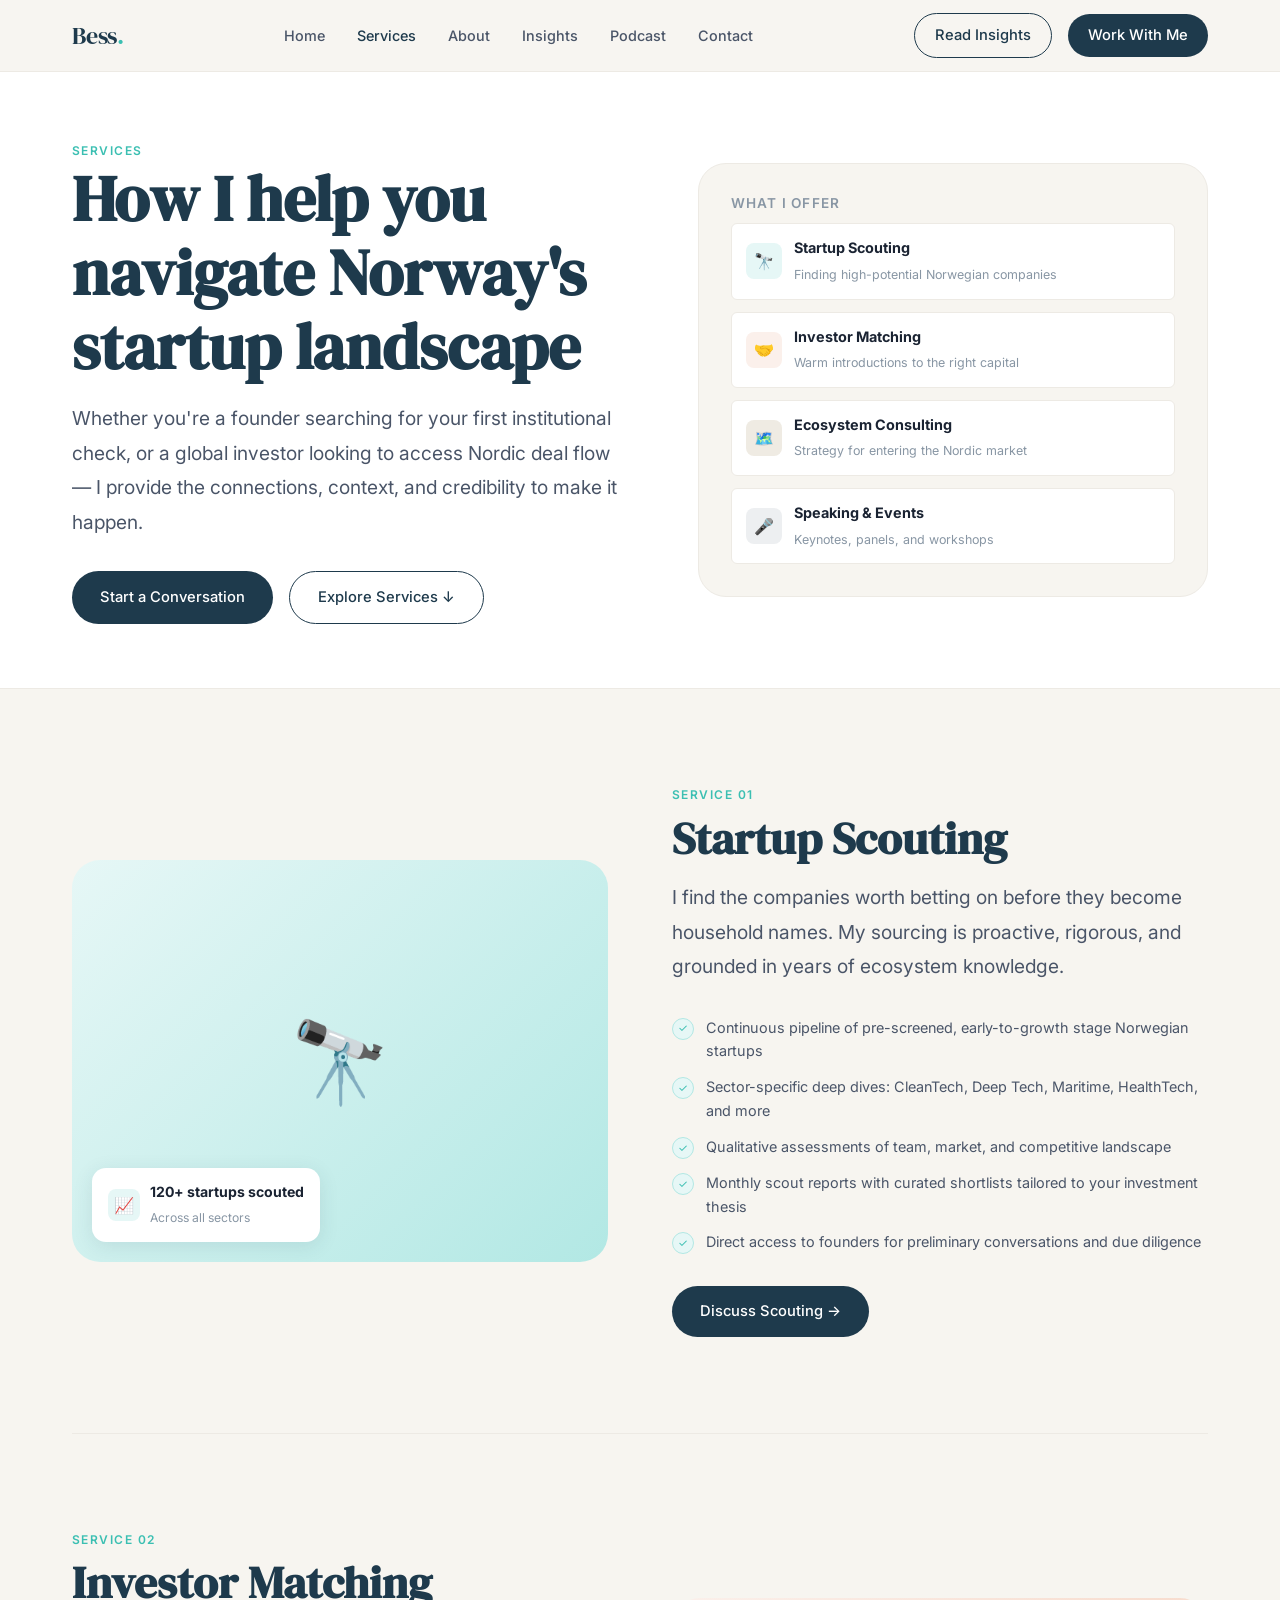
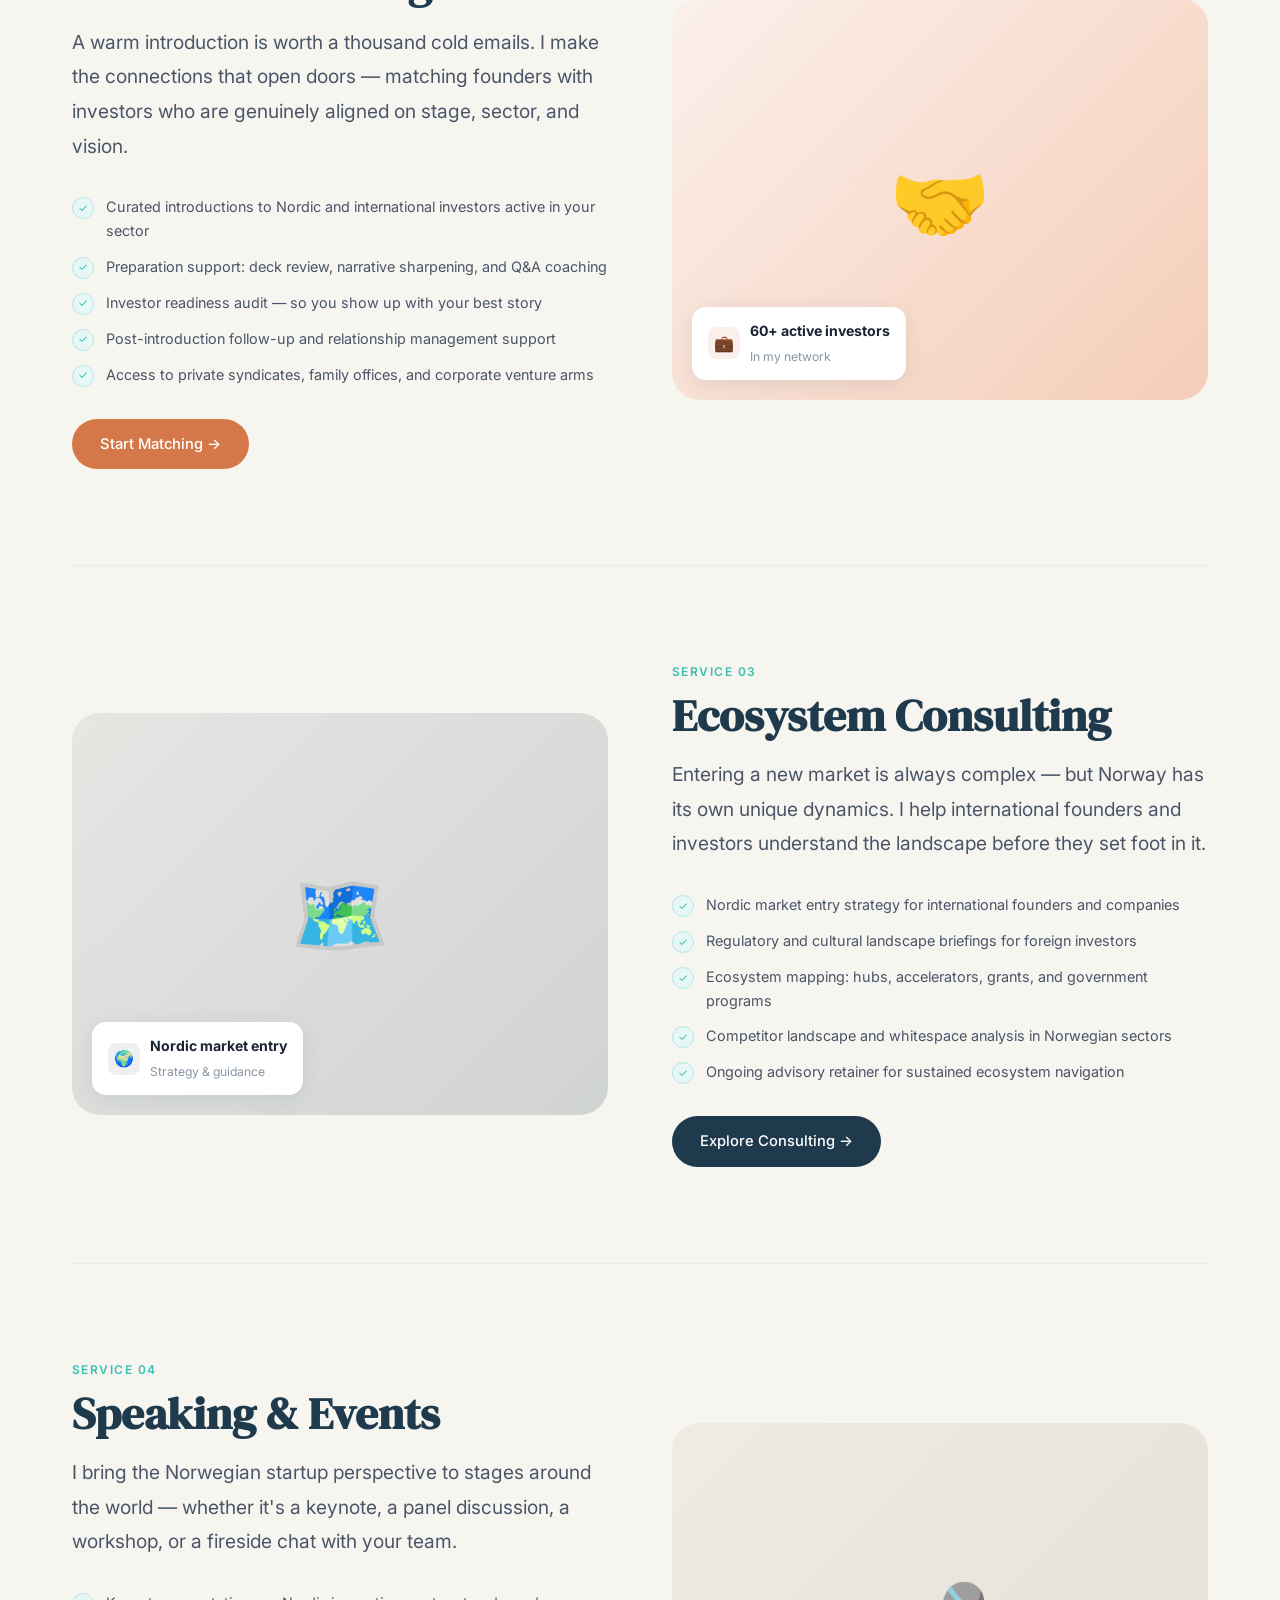
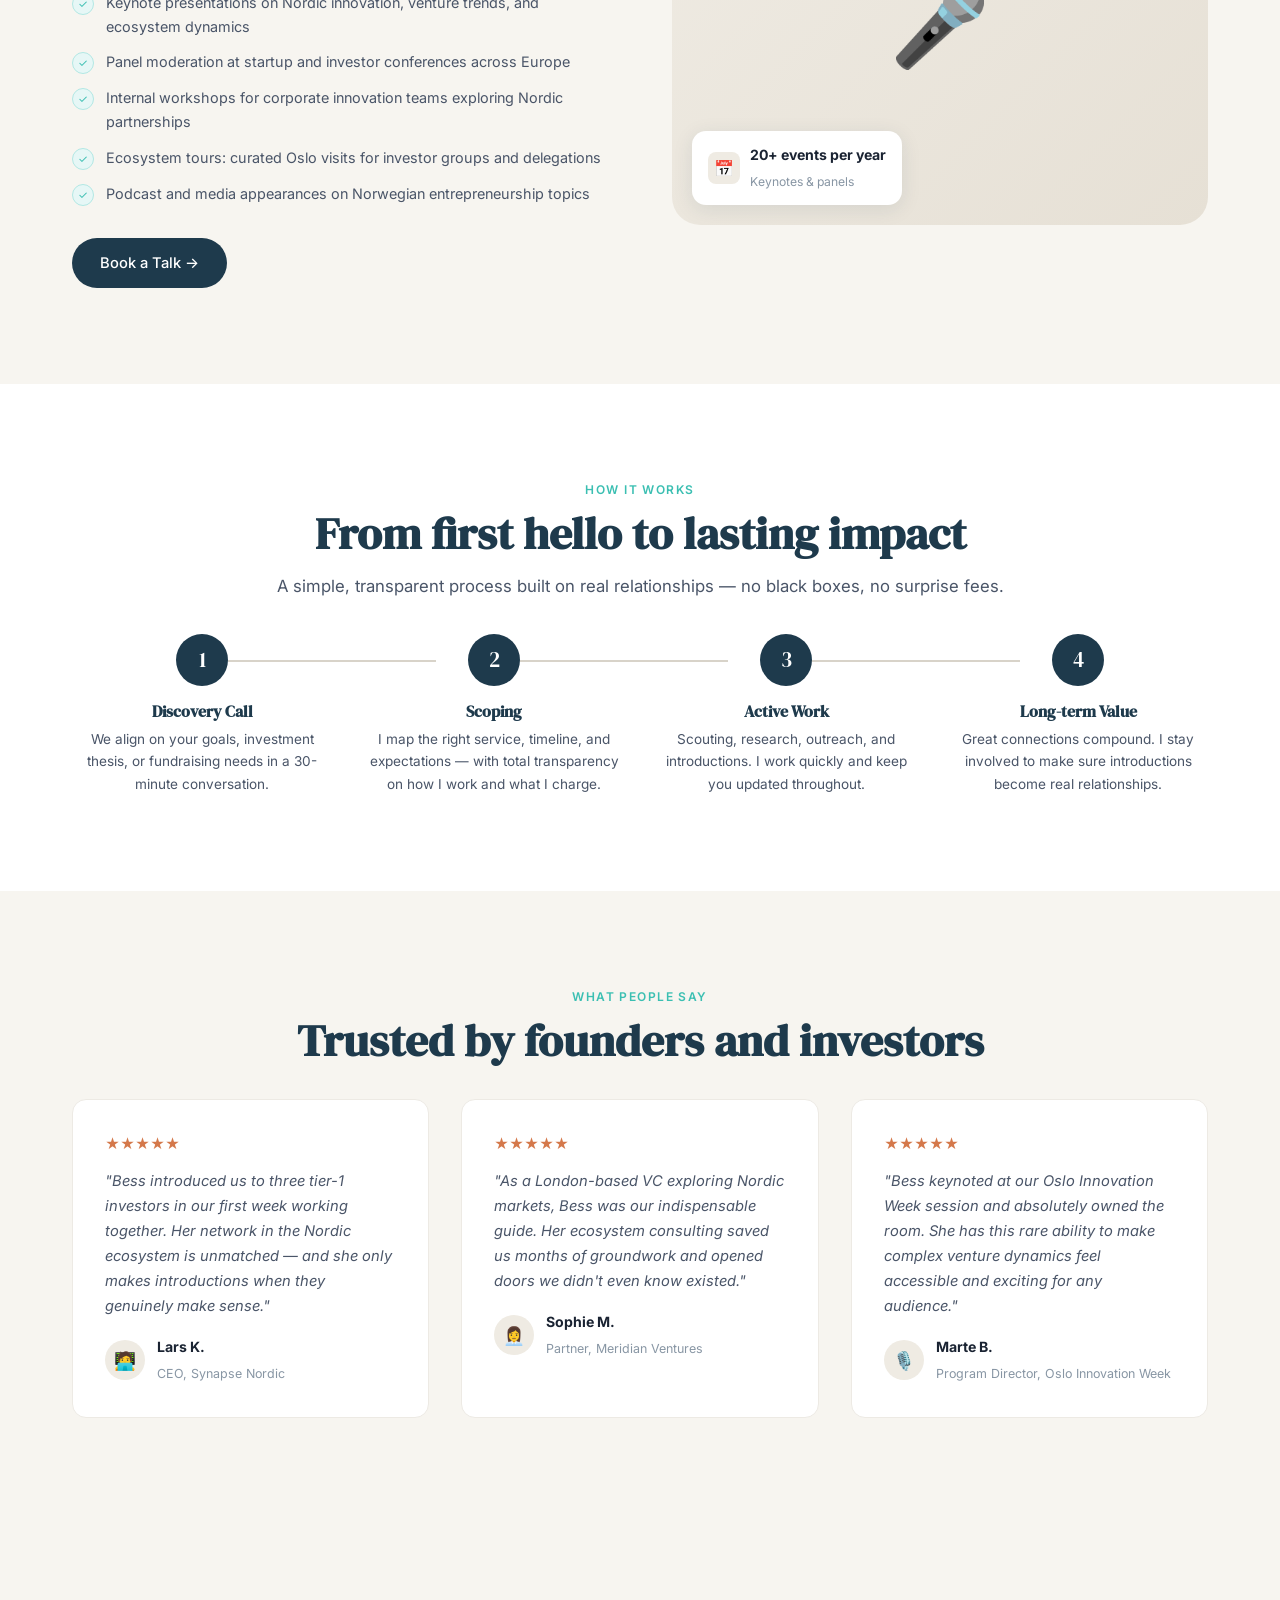
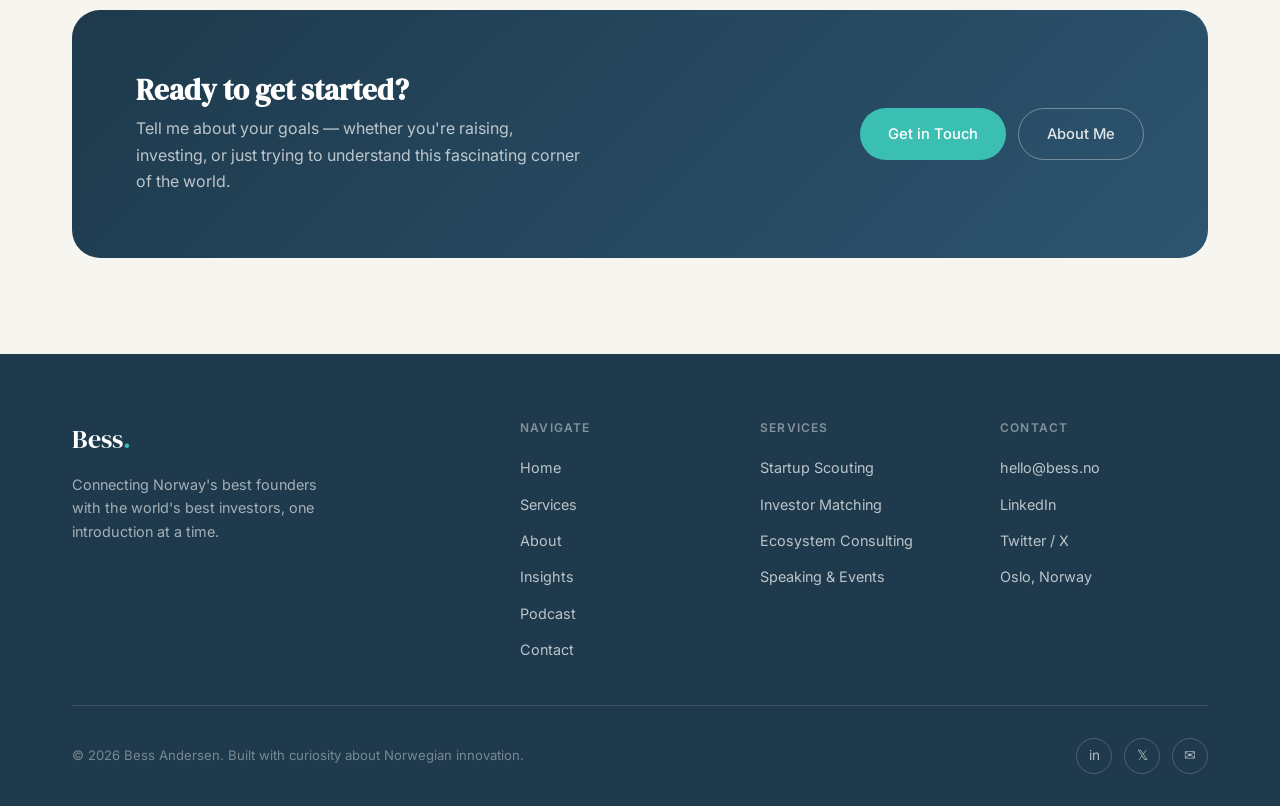
<file: olluri/services.html>
<!DOCTYPE html>
<html lang="en">
<head>
  <meta charset="UTF-8" />
  <meta name="viewport" content="width=device-width, initial-scale=1.0" />
  <title>Services — Bess, Nordic Startup Scout</title>
  <meta name="description" content="Startup scouting, investor matching, ecosystem consulting and speaking services for founders and investors in the Norwegian startup landscape." />
  <link rel="stylesheet" href="style.css" />
  <style>
    /* Services-specific styles */

    .services-hero {
      padding: calc(var(--nav-height) + var(--gap-lg)) 0 var(--gap-lg);
      background: var(--white);
      border-bottom: 1px solid var(--border-light);
    }
    .services-hero-inner {
      display: grid;
      grid-template-columns: 1.1fr 1fr;
      gap: var(--gap-lg);
      align-items: center;
    }
    .services-hero h1 { margin-bottom: 18px; }
    .services-hero .lead { margin-bottom: var(--gap-md); }

    .services-hero-card {
      background: var(--bg);
      border-radius: var(--radius-lg);
      padding: var(--gap-md);
      border: 1px solid var(--border-light);
    }
    .services-hero-card h4 {
      font-size: 0.85rem;
      font-family: 'Inter', sans-serif;
      font-weight: 600;
      color: var(--text-muted);
      text-transform: uppercase;
      letter-spacing: 0.09em;
      margin-bottom: 12px;
    }
    .services-quick-list {
      display: flex;
      flex-direction: column;
      gap: 12px;
    }
    .sql-item {
      display: flex;
      align-items: center;
      gap: 12px;
      padding: 12px 14px;
      background: var(--white);
      border-radius: var(--radius-sm);
      border: 1px solid var(--border-light);
    }
    .sql-icon {
      width: 36px; height: 36px;
      border-radius: 8px;
      display: flex; align-items: center; justify-content: center;
      font-size: 1rem;
      flex-shrink: 0;
    }
    .sql-text strong { display: block; font-size: 0.9rem; color: var(--text); }
    .sql-text span   { font-size: 0.78rem; color: var(--text-muted); }

    /* Full service cards */
    .service-full {
      display: grid;
      grid-template-columns: 1fr 1fr;
      gap: var(--gap-lg);
      align-items: center;
      padding: var(--gap-xl) 0;
      border-bottom: 1px solid var(--border-light);
    }
    .service-full:last-child { border-bottom: none; }
    .service-full.reverse    { direction: rtl; }
    .service-full.reverse > * { direction: ltr; }

    .service-full-visual {
      border-radius: var(--radius-lg);
      overflow: hidden;
      aspect-ratio: 4/3;
      display: flex; align-items: center; justify-content: center;
      position: relative;
    }
    .sv-teal   { background: linear-gradient(135deg, var(--teal-light) 0%, var(--teal-mid) 100%); }
    .sv-warm   { background: linear-gradient(135deg, var(--warm-light) 0%, #F5CDB8 100%); }
    .sv-navy   { background: linear-gradient(135deg, rgba(30,58,76,0.08) 0%, rgba(30,58,76,0.18) 100%); }
    .sv-surf   { background: linear-gradient(135deg, var(--surface) 0%, var(--surface-2) 100%); }

    .service-visual-emoji {
      font-size: 5rem;
    }
    .service-visual-badge {
      position: absolute;
      bottom: 20px; left: 20px;
      background: var(--white);
      border-radius: var(--radius);
      padding: 12px 16px;
      box-shadow: var(--shadow);
      display: flex; align-items: center; gap: 10px;
    }
    .svb-icon {
      width: 32px; height: 32px;
      border-radius: 8px;
      background: var(--teal-light);
      display: flex; align-items: center; justify-content: center;
      font-size: 1rem;
    }
    .svb-text strong { display: block; font-size: 0.88rem; color: var(--text); }
    .svb-text span   { font-size: 0.76rem; color: var(--text-muted); }

    .service-full-content .label { margin-bottom: 8px; display: block; }
    .service-full-content h2 { margin-bottom: 16px; }
    .service-full-content .lead { margin-bottom: var(--gap-md); }

    .service-features {
      display: flex;
      flex-direction: column;
      gap: 12px;
      margin-bottom: var(--gap-md);
    }
    .sf-item {
      display: flex;
      align-items: flex-start;
      gap: 12px;
    }
    .sf-check {
      width: 22px; height: 22px;
      border-radius: 50%;
      background: var(--teal-light);
      border: 1.5px solid var(--teal-mid);
      display: flex; align-items: center; justify-content: center;
      font-size: 0.7rem;
      color: var(--teal);
      flex-shrink: 0;
      margin-top: 2px;
    }
    .sf-item p { font-size: 0.9rem; max-width: none; margin: 0; }

    /* Process section */
    .process-section { background: var(--white); }
    .process-steps {
      display: grid;
      grid-template-columns: repeat(4, 1fr);
      gap: var(--gap-md);
      position: relative;
      margin-top: var(--gap-md);
    }
    .process-step {
      text-align: center;
      position: relative;
    }
    .step-number {
      width: 52px; height: 52px;
      border-radius: 50%;
      background: var(--primary);
      color: var(--white);
      font-family: 'DM Serif Display', serif;
      font-size: 1.3rem;
      display: flex; align-items: center; justify-content: center;
      margin: 0 auto 16px;
    }
    .process-step h4 { font-size: 1rem; margin-bottom: 8px; }
    .process-step p  { font-size: 0.85rem; }
    .process-connector {
      position: absolute;
      top: 26px; left: calc(50% + 26px);
      width: calc(100% - 52px);
      height: 2px;
      background: var(--border);
      z-index: 0;
    }
    .process-step:last-child .process-connector { display: none; }

    /* Testimonials */
    .testimonial-grid { display: grid; grid-template-columns: repeat(3, 1fr); gap: var(--gap-md); }
    .testimonial-card {
      background: var(--white);
      border-radius: var(--radius);
      border: 1px solid var(--border-light);
      padding: var(--gap-md);
    }
    .testimonial-stars { color: var(--warm); font-size: 0.9rem; margin-bottom: 14px; }
    .testimonial-quote {
      font-size: 0.92rem;
      color: var(--text-mid);
      line-height: 1.7;
      font-style: italic;
      margin-bottom: 16px;
    }
    .testimonial-author {
      display: flex; align-items: center; gap: 12px;
    }
    .testimonial-avatar {
      width: 40px; height: 40px;
      border-radius: 50%;
      display: flex; align-items: center; justify-content: center;
      font-size: 1.1rem;
      background: var(--surface);
    }
    .testimonial-info strong { display: block; font-size: 0.88rem; color: var(--text); }
    .testimonial-info span   { font-size: 0.78rem; color: var(--text-muted); }

    /* CTA banner */
    .cta-banner {
      background: linear-gradient(135deg, var(--primary) 0%, var(--primary-light) 100%);
      border-radius: var(--radius-lg);
      padding: var(--gap-lg);
      display: flex;
      align-items: center;
      justify-content: space-between;
      gap: var(--gap-md);
      margin: var(--gap-xl) auto;
    }
    .cta-banner h2 { color: var(--white); margin-bottom: 8px; font-size: 1.8rem; }
    .cta-banner p  { color: rgba(255,255,255,0.7); max-width: 45ch; }
    .cta-banner-actions { display: flex; gap: 12px; flex-shrink: 0; }

    @media (max-width: 900px) {
      .services-hero-inner { grid-template-columns: 1fr; }
      .service-full { grid-template-columns: 1fr; }
      .service-full.reverse { direction: ltr; }
      .process-steps { grid-template-columns: repeat(2, 1fr); }
      .testimonial-grid { grid-template-columns: 1fr; }
      .cta-banner { flex-direction: column; text-align: center; }
      .cta-banner-actions { justify-content: center; }
    }
    @media (max-width: 640px) {
      .process-steps { grid-template-columns: 1fr; }
    }
  </style>
</head>
<body>

  <!-- ========== NAVIGATION ========== -->
  <nav class="nav" id="nav">
    <div class="nav-inner">
      <a href="index.html" class="nav-logo">Bess<span>.</span></a>
      <ul class="nav-links">
        <li><a href="index.html">Home</a></li>
        <li><a href="services.html" class="active">Services</a></li>
        <li><a href="about.html">About</a></li>
        <li><a href="blog.html">Insights</a></li>
        <li><a href="podcast.html">Podcast</a></li>
        <li><a href="contact.html">Contact</a></li>
      </ul>
      <div class="nav-cta">
        <a href="blog.html" class="btn btn-outline" style="padding: 9px 20px;">Read Insights</a>
        <a href="contact.html" class="btn btn-primary" style="padding: 9px 20px;">Work With Me</a>
      </div>
      <button class="nav-toggle" id="navToggle" aria-label="Toggle menu">
        <span></span><span></span><span></span>
      </button>
    </div>
  </nav>

  <!-- ========== HERO ========== -->
  <section class="services-hero">
    <div class="container">
      <div class="services-hero-inner">
        <div>
          <span class="label">Services</span>
          <h1>How I help you navigate Norway's startup landscape</h1>
          <p class="lead">
            Whether you're a founder searching for your first institutional check, or a global investor looking to access Nordic deal flow — I provide the connections, context, and credibility to make it happen.
          </p>
          <div class="flex gap-sm flex-wrap" style="flex-wrap: wrap;">
            <a href="contact.html" class="btn btn-primary">Start a Conversation</a>
            <a href="#scouting" class="btn btn-outline">Explore Services ↓</a>
          </div>
        </div>
        <div class="services-hero-card">
          <h4>What I offer</h4>
          <div class="services-quick-list">
            <div class="sql-item">
              <div class="sql-icon" style="background: var(--teal-light);">🔭</div>
              <div class="sql-text">
                <strong>Startup Scouting</strong>
                <span>Finding high-potential Norwegian companies</span>
              </div>
            </div>
            <div class="sql-item">
              <div class="sql-icon" style="background: var(--warm-light);">🤝</div>
              <div class="sql-text">
                <strong>Investor Matching</strong>
                <span>Warm introductions to the right capital</span>
              </div>
            </div>
            <div class="sql-item">
              <div class="sql-icon" style="background: var(--surface);">🗺️</div>
              <div class="sql-text">
                <strong>Ecosystem Consulting</strong>
                <span>Strategy for entering the Nordic market</span>
              </div>
            </div>
            <div class="sql-item">
              <div class="sql-icon" style="background: rgba(30,58,76,0.08);">🎤</div>
              <div class="sql-text">
                <strong>Speaking & Events</strong>
                <span>Keynotes, panels, and workshops</span>
              </div>
            </div>
          </div>
        </div>
      </div>
    </div>
  </section>

  <!-- ========== SERVICES DETAIL ========== -->
  <div class="container">

    <!-- Scouting -->
    <div class="service-full" id="scouting">
      <div class="service-full-visual sv-teal">
        <div class="service-visual-emoji">🔭</div>
        <div class="service-visual-badge">
          <div class="svb-icon">📈</div>
          <div class="svb-text">
            <strong>120+ startups scouted</strong>
            <span>Across all sectors</span>
          </div>
        </div>
      </div>
      <div class="service-full-content">
        <span class="label">Service 01</span>
        <h2>Startup Scouting</h2>
        <p class="lead">I find the companies worth betting on before they become household names. My sourcing is proactive, rigorous, and grounded in years of ecosystem knowledge.</p>
        <div class="service-features">
          <div class="sf-item">
            <div class="sf-check">✓</div>
            <p>Continuous pipeline of pre-screened, early-to-growth stage Norwegian startups</p>
          </div>
          <div class="sf-item">
            <div class="sf-check">✓</div>
            <p>Sector-specific deep dives: CleanTech, Deep Tech, Maritime, HealthTech, and more</p>
          </div>
          <div class="sf-item">
            <div class="sf-check">✓</div>
            <p>Qualitative assessments of team, market, and competitive landscape</p>
          </div>
          <div class="sf-item">
            <div class="sf-check">✓</div>
            <p>Monthly scout reports with curated shortlists tailored to your investment thesis</p>
          </div>
          <div class="sf-item">
            <div class="sf-check">✓</div>
            <p>Direct access to founders for preliminary conversations and due diligence</p>
          </div>
        </div>
        <a href="contact.html" class="btn btn-primary">Discuss Scouting →</a>
      </div>
    </div>

    <!-- Investor Matching -->
    <div class="service-full reverse" id="matching">
      <div class="service-full-visual sv-warm">
        <div class="service-visual-emoji">🤝</div>
        <div class="service-visual-badge">
          <div class="svb-icon" style="background: var(--warm-light);">💼</div>
          <div class="svb-text">
            <strong>60+ active investors</strong>
            <span>In my network</span>
          </div>
        </div>
      </div>
      <div class="service-full-content">
        <span class="label">Service 02</span>
        <h2>Investor Matching</h2>
        <p class="lead">A warm introduction is worth a thousand cold emails. I make the connections that open doors — matching founders with investors who are genuinely aligned on stage, sector, and vision.</p>
        <div class="service-features">
          <div class="sf-item">
            <div class="sf-check">✓</div>
            <p>Curated introductions to Nordic and international investors active in your sector</p>
          </div>
          <div class="sf-item">
            <div class="sf-check">✓</div>
            <p>Preparation support: deck review, narrative sharpening, and Q&A coaching</p>
          </div>
          <div class="sf-item">
            <div class="sf-check">✓</div>
            <p>Investor readiness audit — so you show up with your best story</p>
          </div>
          <div class="sf-item">
            <div class="sf-check">✓</div>
            <p>Post-introduction follow-up and relationship management support</p>
          </div>
          <div class="sf-item">
            <div class="sf-check">✓</div>
            <p>Access to private syndicates, family offices, and corporate venture arms</p>
          </div>
        </div>
        <a href="contact.html" class="btn btn-warm">Start Matching →</a>
      </div>
    </div>

    <!-- Ecosystem Consulting -->
    <div class="service-full" id="consulting">
      <div class="service-full-visual sv-navy">
        <div class="service-visual-emoji">🗺️</div>
        <div class="service-visual-badge">
          <div class="svb-icon" style="background: rgba(30,58,76,0.08);">🌍</div>
          <div class="svb-text">
            <strong>Nordic market entry</strong>
            <span>Strategy & guidance</span>
          </div>
        </div>
      </div>
      <div class="service-full-content">
        <span class="label">Service 03</span>
        <h2>Ecosystem Consulting</h2>
        <p class="lead">Entering a new market is always complex — but Norway has its own unique dynamics. I help international founders and investors understand the landscape before they set foot in it.</p>
        <div class="service-features">
          <div class="sf-item">
            <div class="sf-check">✓</div>
            <p>Nordic market entry strategy for international founders and companies</p>
          </div>
          <div class="sf-item">
            <div class="sf-check">✓</div>
            <p>Regulatory and cultural landscape briefings for foreign investors</p>
          </div>
          <div class="sf-item">
            <div class="sf-check">✓</div>
            <p>Ecosystem mapping: hubs, accelerators, grants, and government programs</p>
          </div>
          <div class="sf-item">
            <div class="sf-check">✓</div>
            <p>Competitor landscape and whitespace analysis in Norwegian sectors</p>
          </div>
          <div class="sf-item">
            <div class="sf-check">✓</div>
            <p>Ongoing advisory retainer for sustained ecosystem navigation</p>
          </div>
        </div>
        <a href="contact.html" class="btn btn-primary">Explore Consulting →</a>
      </div>
    </div>

    <!-- Speaking -->
    <div class="service-full reverse" id="speaking">
      <div class="service-full-visual sv-surf">
        <div class="service-visual-emoji">🎤</div>
        <div class="service-visual-badge">
          <div class="svb-icon" style="background: var(--surface);">📅</div>
          <div class="svb-text">
            <strong>20+ events per year</strong>
            <span>Keynotes & panels</span>
          </div>
        </div>
      </div>
      <div class="service-full-content">
        <span class="label">Service 04</span>
        <h2>Speaking & Events</h2>
        <p class="lead">I bring the Norwegian startup perspective to stages around the world — whether it's a keynote, a panel discussion, a workshop, or a fireside chat with your team.</p>
        <div class="service-features">
          <div class="sf-item">
            <div class="sf-check">✓</div>
            <p>Keynote presentations on Nordic innovation, venture trends, and ecosystem dynamics</p>
          </div>
          <div class="sf-item">
            <div class="sf-check">✓</div>
            <p>Panel moderation at startup and investor conferences across Europe</p>
          </div>
          <div class="sf-item">
            <div class="sf-check">✓</div>
            <p>Internal workshops for corporate innovation teams exploring Nordic partnerships</p>
          </div>
          <div class="sf-item">
            <div class="sf-check">✓</div>
            <p>Ecosystem tours: curated Oslo visits for investor groups and delegations</p>
          </div>
          <div class="sf-item">
            <div class="sf-check">✓</div>
            <p>Podcast and media appearances on Norwegian entrepreneurship topics</p>
          </div>
        </div>
        <a href="contact.html" class="btn btn-primary">Book a Talk →</a>
      </div>
    </div>

  </div>

  <!-- ========== PROCESS ========== -->
  <section class="section process-section">
    <div class="container">
      <div class="section-header text-center">
        <span class="label">How it works</span>
        <h2>From first hello to lasting impact</h2>
        <p class="lead" style="margin: 0 auto;">A simple, transparent process built on real relationships — no black boxes, no surprise fees.</p>
      </div>
      <div class="process-steps">
        <div class="process-step">
          <div class="step-number">1</div>
          <div class="process-connector"></div>
          <h4>Discovery Call</h4>
          <p>We align on your goals, investment thesis, or fundraising needs in a 30-minute conversation.</p>
        </div>
        <div class="process-step">
          <div class="step-number">2</div>
          <div class="process-connector"></div>
          <h4>Scoping</h4>
          <p>I map the right service, timeline, and expectations — with total transparency on how I work and what I charge.</p>
        </div>
        <div class="process-step">
          <div class="step-number">3</div>
          <div class="process-connector"></div>
          <h4>Active Work</h4>
          <p>Scouting, research, outreach, and introductions. I work quickly and keep you updated throughout.</p>
        </div>
        <div class="process-step">
          <div class="step-number">4</div>
          <h4>Long-term Value</h4>
          <p>Great connections compound. I stay involved to make sure introductions become real relationships.</p>
        </div>
      </div>
    </div>
  </section>

  <!-- ========== TESTIMONIALS ========== -->
  <section class="section" style="background: var(--bg);">
    <div class="container">
      <div class="section-header text-center">
        <span class="label">What people say</span>
        <h2>Trusted by founders and investors</h2>
      </div>
      <div class="testimonial-grid" style="margin-top: var(--gap-md);">
        <div class="testimonial-card">
          <div class="testimonial-stars">★★★★★</div>
          <p class="testimonial-quote">
            "Bess introduced us to three tier-1 investors in our first week working together. Her network in the Nordic ecosystem is unmatched — and she only makes introductions when they genuinely make sense."
          </p>
          <div class="testimonial-author">
            <div class="testimonial-avatar">🧑‍💻</div>
            <div class="testimonial-info">
              <strong>Lars K.</strong>
              <span>CEO, Synapse Nordic</span>
            </div>
          </div>
        </div>
        <div class="testimonial-card">
          <div class="testimonial-stars">★★★★★</div>
          <p class="testimonial-quote">
            "As a London-based VC exploring Nordic markets, Bess was our indispensable guide. Her ecosystem consulting saved us months of groundwork and opened doors we didn't even know existed."
          </p>
          <div class="testimonial-author">
            <div class="testimonial-avatar">👩‍💼</div>
            <div class="testimonial-info">
              <strong>Sophie M.</strong>
              <span>Partner, Meridian Ventures</span>
            </div>
          </div>
        </div>
        <div class="testimonial-card">
          <div class="testimonial-stars">★★★★★</div>
          <p class="testimonial-quote">
            "Bess keynoted at our Oslo Innovation Week session and absolutely owned the room. She has this rare ability to make complex venture dynamics feel accessible and exciting for any audience."
          </p>
          <div class="testimonial-author">
            <div class="testimonial-avatar">🎙️</div>
            <div class="testimonial-info">
              <strong>Marte B.</strong>
              <span>Program Director, Oslo Innovation Week</span>
            </div>
          </div>
        </div>
      </div>
    </div>
  </section>

  <!-- ========== CTA BANNER ========== -->
  <div class="container">
    <div class="cta-banner">
      <div>
        <h2>Ready to get started?</h2>
        <p>Tell me about your goals — whether you're raising, investing, or just trying to understand this fascinating corner of the world.</p>
      </div>
      <div class="cta-banner-actions">
        <a href="contact.html" class="btn btn-teal">Get in Touch</a>
        <a href="about.html" class="btn btn-outline" style="border-color: rgba(255,255,255,0.35); color: rgba(255,255,255,0.85);">About Me</a>
      </div>
    </div>
  </div>

  <!-- ========== FOOTER ========== -->
  <footer class="footer">
    <div class="container">
      <div class="footer-grid">
        <div class="footer-brand">
          <div class="footer-logo">Bess<span>.</span></div>
          <p>Connecting Norway's best founders with the world's best investors, one introduction at a time.</p>
        </div>
        <div class="footer-col">
          <h5>Navigate</h5>
          <ul>
            <li><a href="index.html">Home</a></li>
            <li><a href="services.html">Services</a></li>
            <li><a href="about.html">About</a></li>
            <li><a href="blog.html">Insights</a></li>
            <li><a href="podcast.html">Podcast</a></li>
        <li><a href="contact.html">Contact</a></li>
          </ul>
        </div>
        <div class="footer-col">
          <h5>Services</h5>
          <ul>
            <li><a href="#scouting">Startup Scouting</a></li>
            <li><a href="#matching">Investor Matching</a></li>
            <li><a href="#consulting">Ecosystem Consulting</a></li>
            <li><a href="#speaking">Speaking & Events</a></li>
          </ul>
        </div>
        <div class="footer-col">
          <h5>Contact</h5>
          <ul>
            <li><a href="mailto:hello@bess.no">hello@bess.no</a></li>
            <li><a href="#">LinkedIn</a></li>
            <li><a href="#">Twitter / X</a></li>
            <li><a href="#">Oslo, Norway</a></li>
          </ul>
        </div>
      </div>
      <div class="footer-bottom">
        <p>© 2026 Bess Andersen. Built with curiosity about Norwegian innovation.</p>
        <div class="social-links">
          <a href="#" class="social-link" aria-label="LinkedIn">in</a>
          <a href="#" class="social-link" aria-label="Twitter">𝕏</a>
          <a href="#" class="social-link" aria-label="Email">✉</a>
        </div>
      </div>
    </div>
  </footer>

  <script>
    const nav = document.getElementById('nav');
    window.addEventListener('scroll', () => nav.classList.toggle('scrolled', window.scrollY > 10));
    document.getElementById('navToggle').addEventListener('click', () => nav.classList.toggle('open'));
  </script>
</body>
</html>
</file>
<file: olluri/style.css>
/* =============================================
   BESS — Nordic Startup Scout
   Main Stylesheet
   ============================================= */

@import url('https://fonts.googleapis.com/css2?family=DM+Serif+Display:ital@0;1&family=Inter:wght@300;400;500;600&display=swap');

/* ---- Custom Properties ---- */
:root {
  /* Colors */
  --bg:            #F7F5F0;
  --white:         #FFFFFF;
  --surface:       #EFEBE3;
  --surface-2:     #E6E0D5;
  --primary:       #1E3A4C;
  --primary-light: #2D5470;
  --teal:          #3BBFB2;
  --teal-light:    #E6F7F6;
  --teal-mid:      #B2E8E4;
  --warm:          #D4784A;
  --warm-light:    #FBF0EB;
  --text:          #1A2332;
  --text-mid:      #4A5568;
  --text-muted:    #8896A4;
  --border:        #D8D3C9;
  --border-light:  #EDEAE4;

  /* Spacing */
  --gap-xs: 8px;
  --gap-sm: 16px;
  --gap-md: 32px;
  --gap-lg: 64px;
  --gap-xl: 96px;

  /* Shape */
  --radius-sm: 6px;
  --radius:    14px;
  --radius-lg: 28px;

  /* Shadows */
  --shadow-sm: 0 1px 4px rgba(30, 58, 76, 0.07);
  --shadow:    0 4px 20px rgba(30, 58, 76, 0.10);
  --shadow-lg: 0 12px 40px rgba(30, 58, 76, 0.13);

  /* Layout */
  --max-w:      1200px;
  --nav-height: 72px;

  /* Transitions */
  --ease: cubic-bezier(0.25, 0.46, 0.45, 0.94);
}

/* ---- Reset ---- */
*, *::before, *::after { box-sizing: border-box; margin: 0; padding: 0; }

html { scroll-behavior: smooth; }

body {
  font-family: 'Inter', sans-serif;
  background: var(--bg);
  color: var(--text);
  font-size: 16px;
  line-height: 1.65;
  -webkit-font-smoothing: antialiased;
}

img { display: block; max-width: 100%; height: auto; }
a   { color: inherit; text-decoration: none; }
ul  { list-style: none; }
button { cursor: pointer; border: none; background: none; font-family: inherit; }

/* ---- Typography ---- */
h1, h2, h3, h4 {
  font-family: 'DM Serif Display', serif;
  line-height: 1.15;
  color: var(--primary);
}

h1 { font-size: clamp(2.4rem, 5vw, 4rem); }
h2 { font-size: clamp(1.8rem, 3.5vw, 2.8rem); }
h3 { font-size: clamp(1.3rem, 2.5vw, 1.75rem); }
h4 { font-size: 1.1rem; }

p { color: var(--text-mid); max-width: 68ch; }

.lead {
  font-size: clamp(1rem, 1.5vw, 1.2rem);
  color: var(--text-mid);
  line-height: 1.8;
}

.label {
  font-size: 0.75rem;
  font-weight: 600;
  letter-spacing: 0.12em;
  text-transform: uppercase;
  color: var(--teal);
}

/* ---- Layout ---- */
.container {
  max-width: var(--max-w);
  margin: 0 auto;
  padding: 0 var(--gap-md);
}

.section { padding: var(--gap-xl) 0; }
.section-sm { padding: var(--gap-lg) 0; }

.grid-2 { display: grid; grid-template-columns: repeat(2, 1fr); gap: var(--gap-md); }
.grid-3 { display: grid; grid-template-columns: repeat(3, 1fr); gap: var(--gap-md); }
.grid-4 { display: grid; grid-template-columns: repeat(4, 1fr); gap: var(--gap-md); }

/* ---- Buttons ---- */
.btn {
  display: inline-flex;
  align-items: center;
  gap: 8px;
  padding: 13px 28px;
  border-radius: 100px;
  font-size: 0.92rem;
  font-weight: 500;
  transition: all 0.2s var(--ease);
  white-space: nowrap;
}

.btn-primary {
  background: var(--primary);
  color: var(--white);
}
.btn-primary:hover {
  background: var(--primary-light);
  transform: translateY(-2px);
  box-shadow: var(--shadow);
}

.btn-outline {
  border: 1.5px solid var(--primary);
  color: var(--primary);
}
.btn-outline:hover {
  background: var(--primary);
  color: var(--white);
  transform: translateY(-2px);
}

.btn-teal {
  background: var(--teal);
  color: var(--white);
}
.btn-teal:hover {
  background: #2fa99d;
  transform: translateY(-2px);
  box-shadow: var(--shadow);
}

.btn-warm {
  background: var(--warm);
  color: var(--white);
}
.btn-warm:hover {
  background: #be6840;
  transform: translateY(-2px);
  box-shadow: var(--shadow);
}

/* ---- Navigation ---- */
.nav {
  position: fixed;
  top: 0; left: 0; right: 0;
  height: var(--nav-height);
  z-index: 100;
  background: rgba(247, 245, 240, 0.92);
  backdrop-filter: blur(16px);
  -webkit-backdrop-filter: blur(16px);
  border-bottom: 1px solid var(--border-light);
  transition: box-shadow 0.3s var(--ease);
}

.nav.scrolled { box-shadow: var(--shadow-sm); }

.nav-inner {
  display: flex;
  align-items: center;
  justify-content: space-between;
  height: 100%;
  max-width: var(--max-w);
  margin: 0 auto;
  padding: 0 var(--gap-md);
}

.nav-logo {
  font-family: 'DM Serif Display', serif;
  font-size: 1.5rem;
  color: var(--primary);
  letter-spacing: -0.01em;
}

.nav-logo span {
  color: var(--teal);
}

.nav-links {
  display: flex;
  align-items: center;
  gap: var(--gap-md);
}

.nav-links a {
  font-size: 0.9rem;
  font-weight: 500;
  color: var(--text-mid);
  transition: color 0.2s;
}
.nav-links a:hover,
.nav-links a.active {
  color: var(--primary);
}

.nav-cta {
  display: flex;
  align-items: center;
  gap: var(--gap-sm);
}

/* Mobile menu */
.nav-toggle {
  display: none;
  flex-direction: column;
  gap: 5px;
  padding: 6px;
}
.nav-toggle span {
  display: block;
  width: 24px;
  height: 2px;
  background: var(--primary);
  border-radius: 2px;
  transition: all 0.3s;
}

/* ---- Footer ---- */
.footer {
  background: var(--primary);
  color: var(--white);
  padding: var(--gap-lg) 0 var(--gap-md);
}

.footer-grid {
  display: grid;
  grid-template-columns: 2fr 1fr 1fr 1fr;
  gap: var(--gap-md);
  padding-bottom: var(--gap-md);
  border-bottom: 1px solid rgba(255,255,255,0.12);
  margin-bottom: var(--gap-md);
}

.footer-brand p {
  color: rgba(255,255,255,0.6);
  font-size: 0.9rem;
  margin-top: 12px;
  max-width: 30ch;
}

.footer-logo {
  font-family: 'DM Serif Display', serif;
  font-size: 1.6rem;
  color: var(--white);
}
.footer-logo span { color: var(--teal); }

.footer-col h5 {
  font-family: 'Inter', sans-serif;
  font-size: 0.75rem;
  font-weight: 600;
  letter-spacing: 0.1em;
  text-transform: uppercase;
  color: rgba(255,255,255,0.45);
  margin-bottom: 16px;
}

.footer-col ul li {
  margin-bottom: 10px;
}

.footer-col ul li a {
  font-size: 0.9rem;
  color: rgba(255,255,255,0.7);
  transition: color 0.2s;
}
.footer-col ul li a:hover { color: var(--white); }

.footer-bottom {
  display: flex;
  align-items: center;
  justify-content: space-between;
}

.footer-bottom p {
  font-size: 0.82rem;
  color: rgba(255,255,255,0.4);
}

.social-links {
  display: flex;
  gap: 12px;
}

.social-link {
  width: 36px; height: 36px;
  border-radius: 50%;
  border: 1px solid rgba(255,255,255,0.2);
  display: flex; align-items: center; justify-content: center;
  font-size: 0.85rem;
  color: rgba(255,255,255,0.65);
  transition: all 0.2s;
}
.social-link:hover {
  background: var(--teal);
  border-color: var(--teal);
  color: var(--white);
}

/* ---- Tag / Pill ---- */
.tag {
  display: inline-block;
  padding: 4px 12px;
  border-radius: 100px;
  font-size: 0.75rem;
  font-weight: 500;
  background: var(--teal-light);
  color: var(--teal);
  border: 1px solid var(--teal-mid);
}

.tag-warm {
  background: var(--warm-light);
  color: var(--warm);
  border-color: #F0C4AD;
}

.tag-surface {
  background: var(--surface);
  color: var(--text-mid);
  border-color: var(--border);
}

/* ---- Cards ---- */
.card {
  background: var(--white);
  border-radius: var(--radius);
  border: 1px solid var(--border-light);
  overflow: hidden;
  transition: transform 0.25s var(--ease), box-shadow 0.25s var(--ease);
}
.card:hover {
  transform: translateY(-4px);
  box-shadow: var(--shadow);
}

.card-body { padding: var(--gap-md); }
.card-body-sm { padding: var(--gap-sm); }

/* ---- Section Headers ---- */
.section-header {
  margin-bottom: var(--gap-md);
}
.section-header .label { margin-bottom: 8px; display: block; }
.section-header h2 { margin-bottom: 12px; }
.section-header p  { font-size: 1.05rem; }

.section-header-row {
  display: flex;
  align-items: flex-end;
  justify-content: space-between;
  gap: var(--gap-md);
  margin-bottom: var(--gap-md);
}

/* ---- Divider ---- */
.divider {
  width: 48px; height: 3px;
  background: var(--teal);
  border-radius: 3px;
  margin: 16px 0;
}

/* ---- Page Hero ---- */
.page-hero {
  padding: calc(var(--nav-height) + var(--gap-lg)) 0 var(--gap-lg);
  background: var(--white);
  border-bottom: 1px solid var(--border-light);
}
.page-hero .label { display: block; margin-bottom: 10px; }

/* ---- Avatar / Profile ---- */
.avatar {
  border-radius: 50%;
  overflow: hidden;
  background: var(--surface);
  display: flex; align-items: center; justify-content: center;
}

/* ---- Form Elements ---- */
.form-group { margin-bottom: 20px; }

.form-group label {
  display: block;
  font-size: 0.85rem;
  font-weight: 500;
  color: var(--text);
  margin-bottom: 6px;
}

.form-group input,
.form-group textarea,
.form-group select {
  width: 100%;
  padding: 12px 16px;
  background: var(--white);
  border: 1.5px solid var(--border);
  border-radius: var(--radius-sm);
  font-family: 'Inter', sans-serif;
  font-size: 0.95rem;
  color: var(--text);
  transition: border-color 0.2s;
  outline: none;
}

.form-group input:focus,
.form-group textarea:focus,
.form-group select:focus {
  border-color: var(--teal);
  box-shadow: 0 0 0 3px rgba(59, 191, 178, 0.12);
}

.form-group textarea { resize: vertical; min-height: 140px; }

/* ---- Utilities ---- */
.text-center { text-align: center; }
.text-center p { margin-left: auto; margin-right: auto; }
.mt-sm  { margin-top: var(--gap-sm); }
.mt-md  { margin-top: var(--gap-md); }
.mt-lg  { margin-top: var(--gap-lg); }
.mb-sm  { margin-bottom: var(--gap-sm); }
.mb-md  { margin-bottom: var(--gap-md); }
.flex   { display: flex; }
.flex-center { display: flex; align-items: center; }
.gap-sm { gap: var(--gap-sm); }
.gap-md { gap: var(--gap-md); }
.w-full { width: 100%; }

/* Aurora gradient (decorative) */
.aurora-bg {
  background:
    radial-gradient(ellipse 60% 50% at 20% 40%, rgba(59, 191, 178, 0.12) 0%, transparent 70%),
    radial-gradient(ellipse 40% 60% at 80% 20%, rgba(30, 58, 76, 0.07) 0%, transparent 70%),
    radial-gradient(ellipse 50% 40% at 60% 80%, rgba(212, 120, 74, 0.07) 0%, transparent 70%),
    var(--bg);
}

/* ---- Responsive ---- */
@media (max-width: 1024px) {
  .footer-grid { grid-template-columns: 1fr 1fr; gap: var(--gap-md); }
  .grid-4      { grid-template-columns: repeat(2, 1fr); }
}

@media (max-width: 768px) {
  :root {
    --gap-lg: 48px;
    --gap-xl: 72px;
  }

  .grid-2, .grid-3, .grid-4 { grid-template-columns: 1fr; }

  .nav-links { display: none; }
  .nav-cta .btn:not(.btn-primary) { display: none; }

  .nav-toggle { display: flex; }

  /* Mobile nav open state */
  .nav.open .nav-links {
    display: flex;
    flex-direction: column;
    position: fixed;
    top: var(--nav-height);
    left: 0; right: 0;
    background: var(--bg);
    border-bottom: 1px solid var(--border-light);
    padding: var(--gap-md);
    gap: var(--gap-sm);
    box-shadow: var(--shadow);
  }
  .nav.open .nav-links a {
    font-size: 1.1rem;
    padding: 8px 0;
    border-bottom: 1px solid var(--border-light);
  }

  .footer-grid    { grid-template-columns: 1fr; }
  .footer-bottom  { flex-direction: column; gap: var(--gap-sm); text-align: center; }

  .section-header-row { flex-direction: column; align-items: flex-start; }
}
</file>
